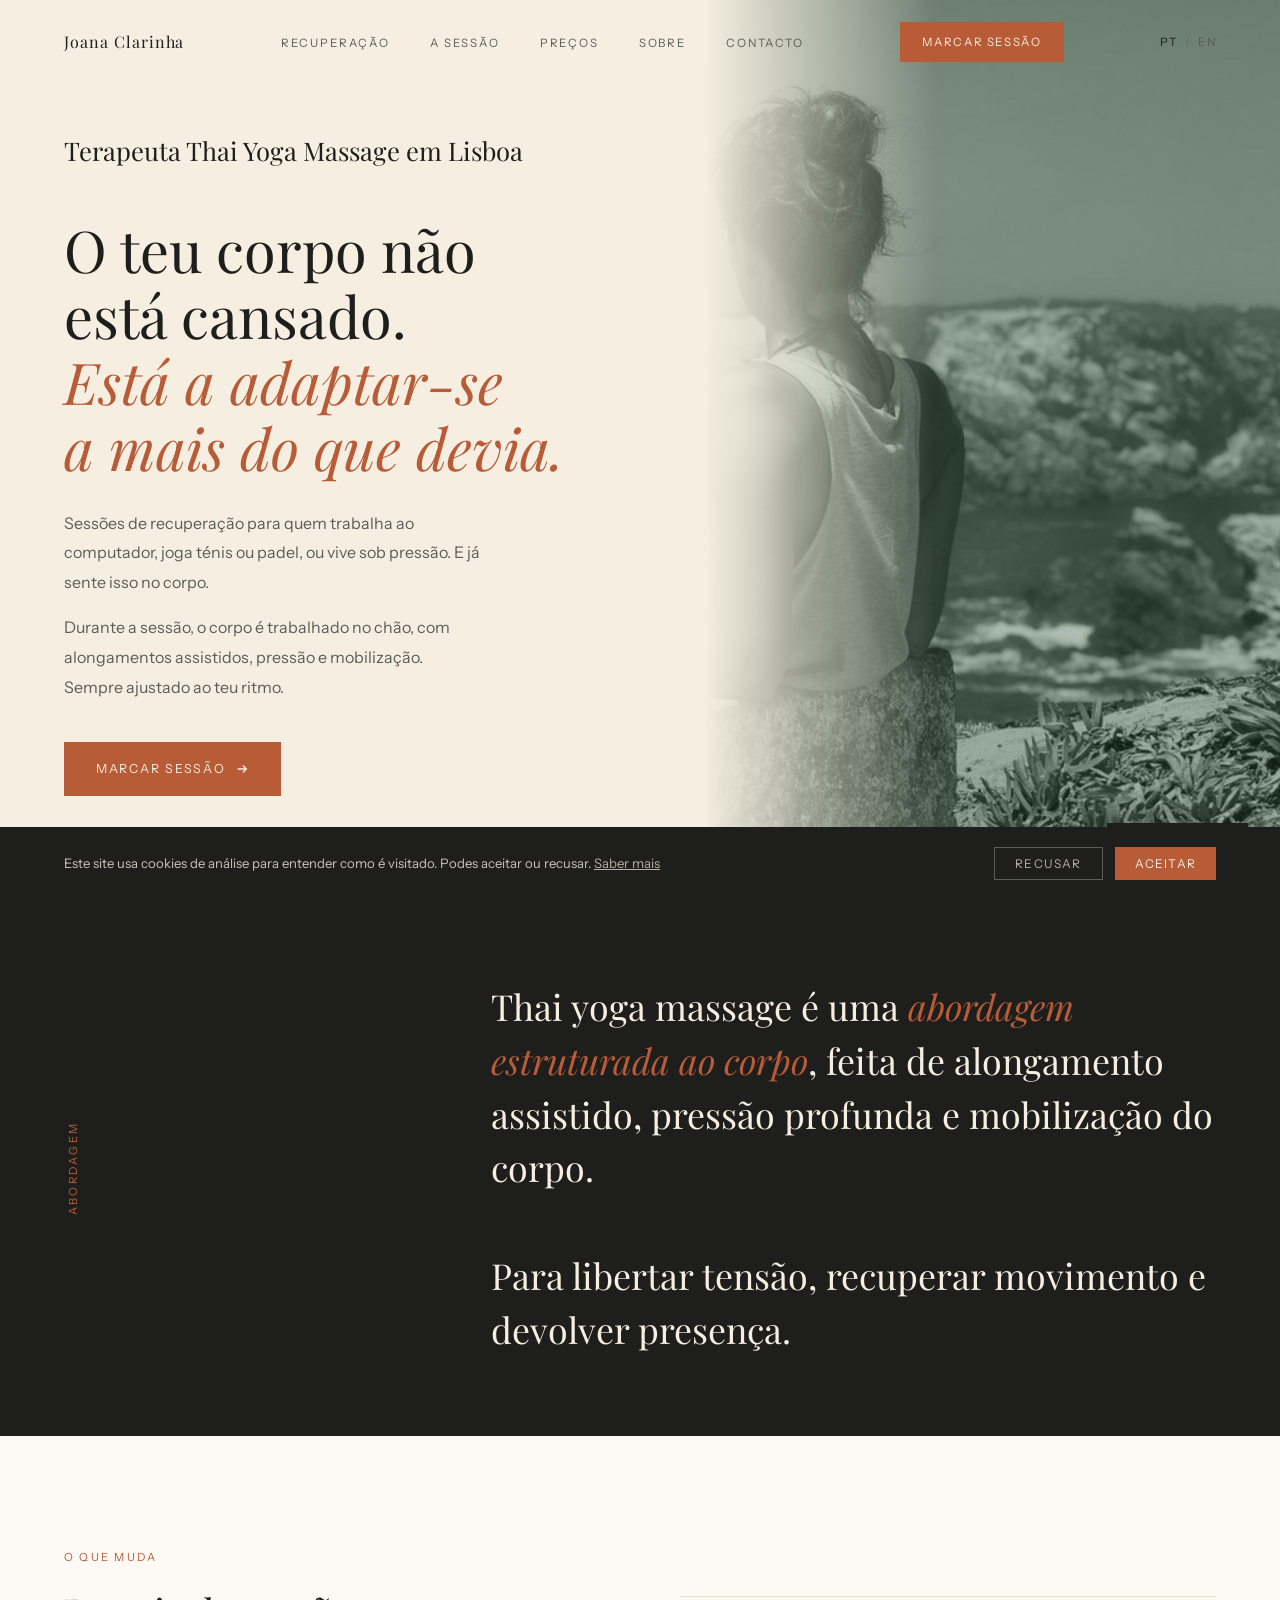
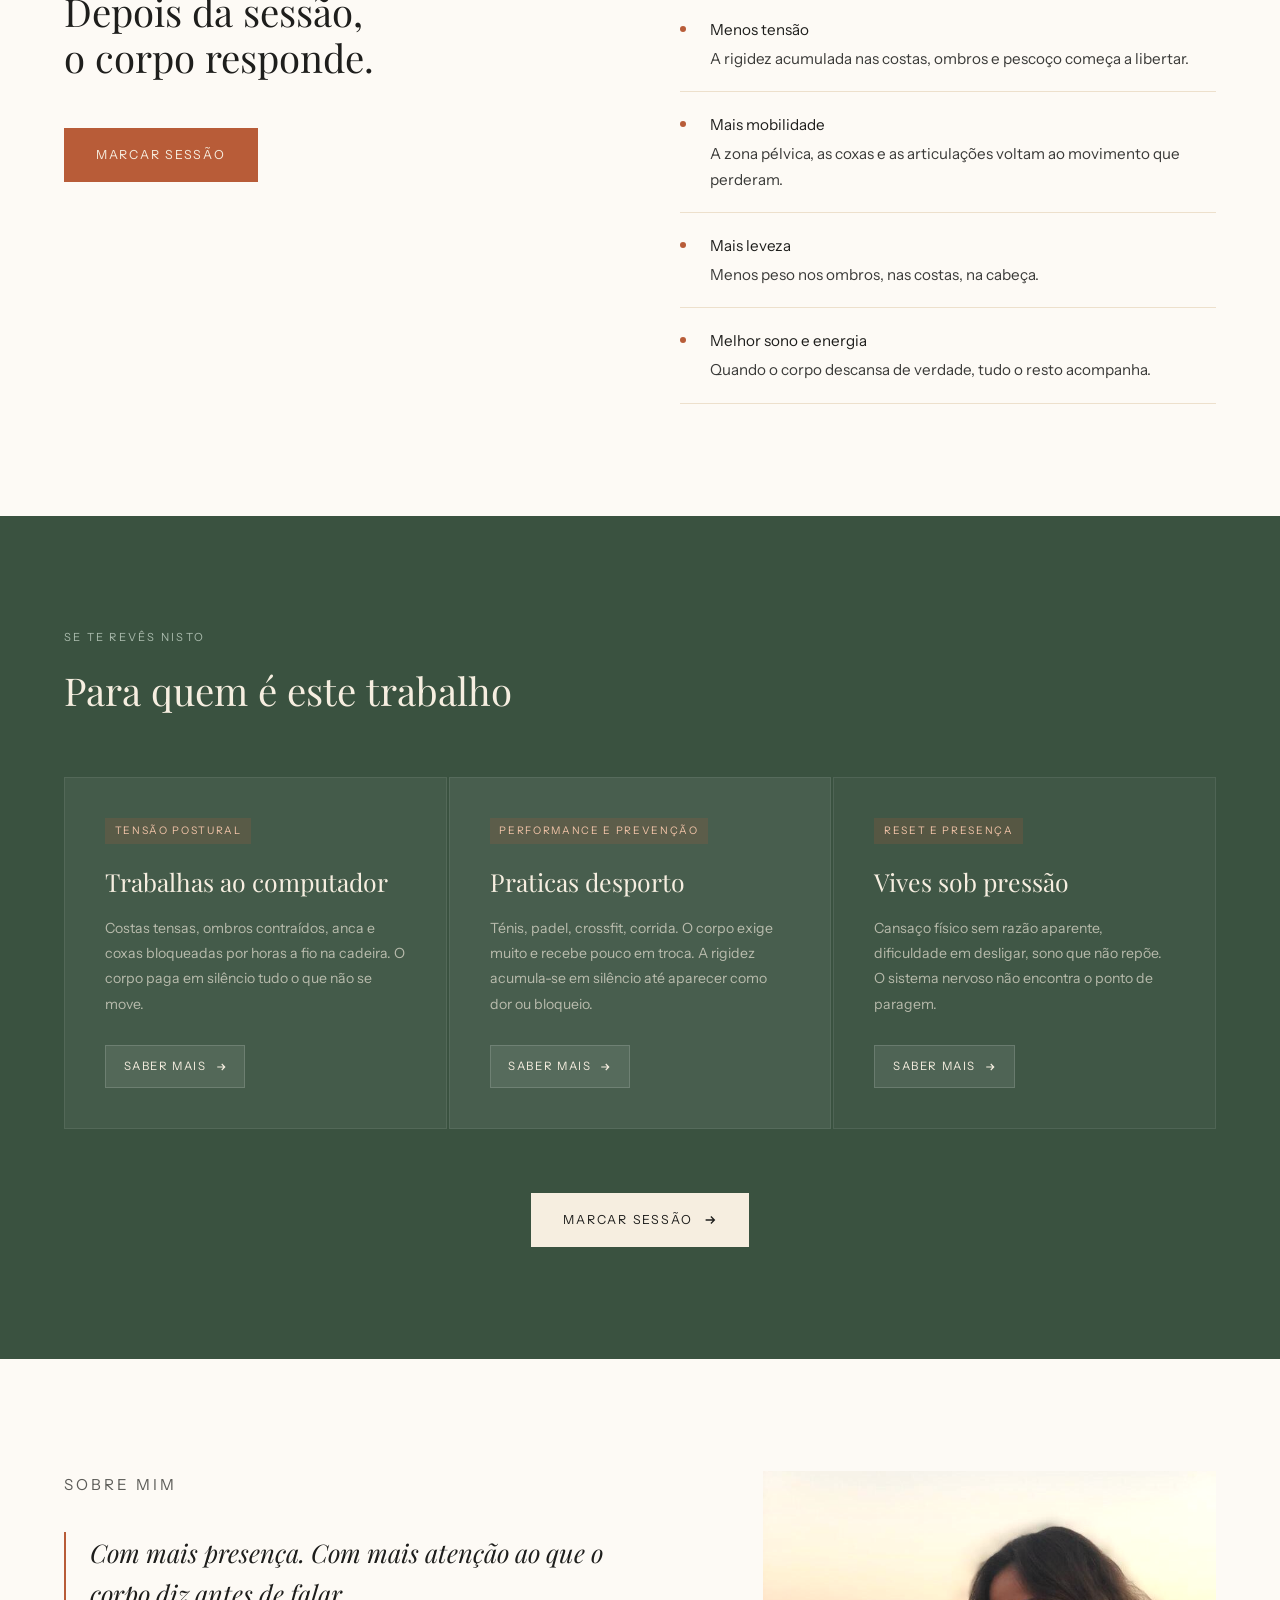
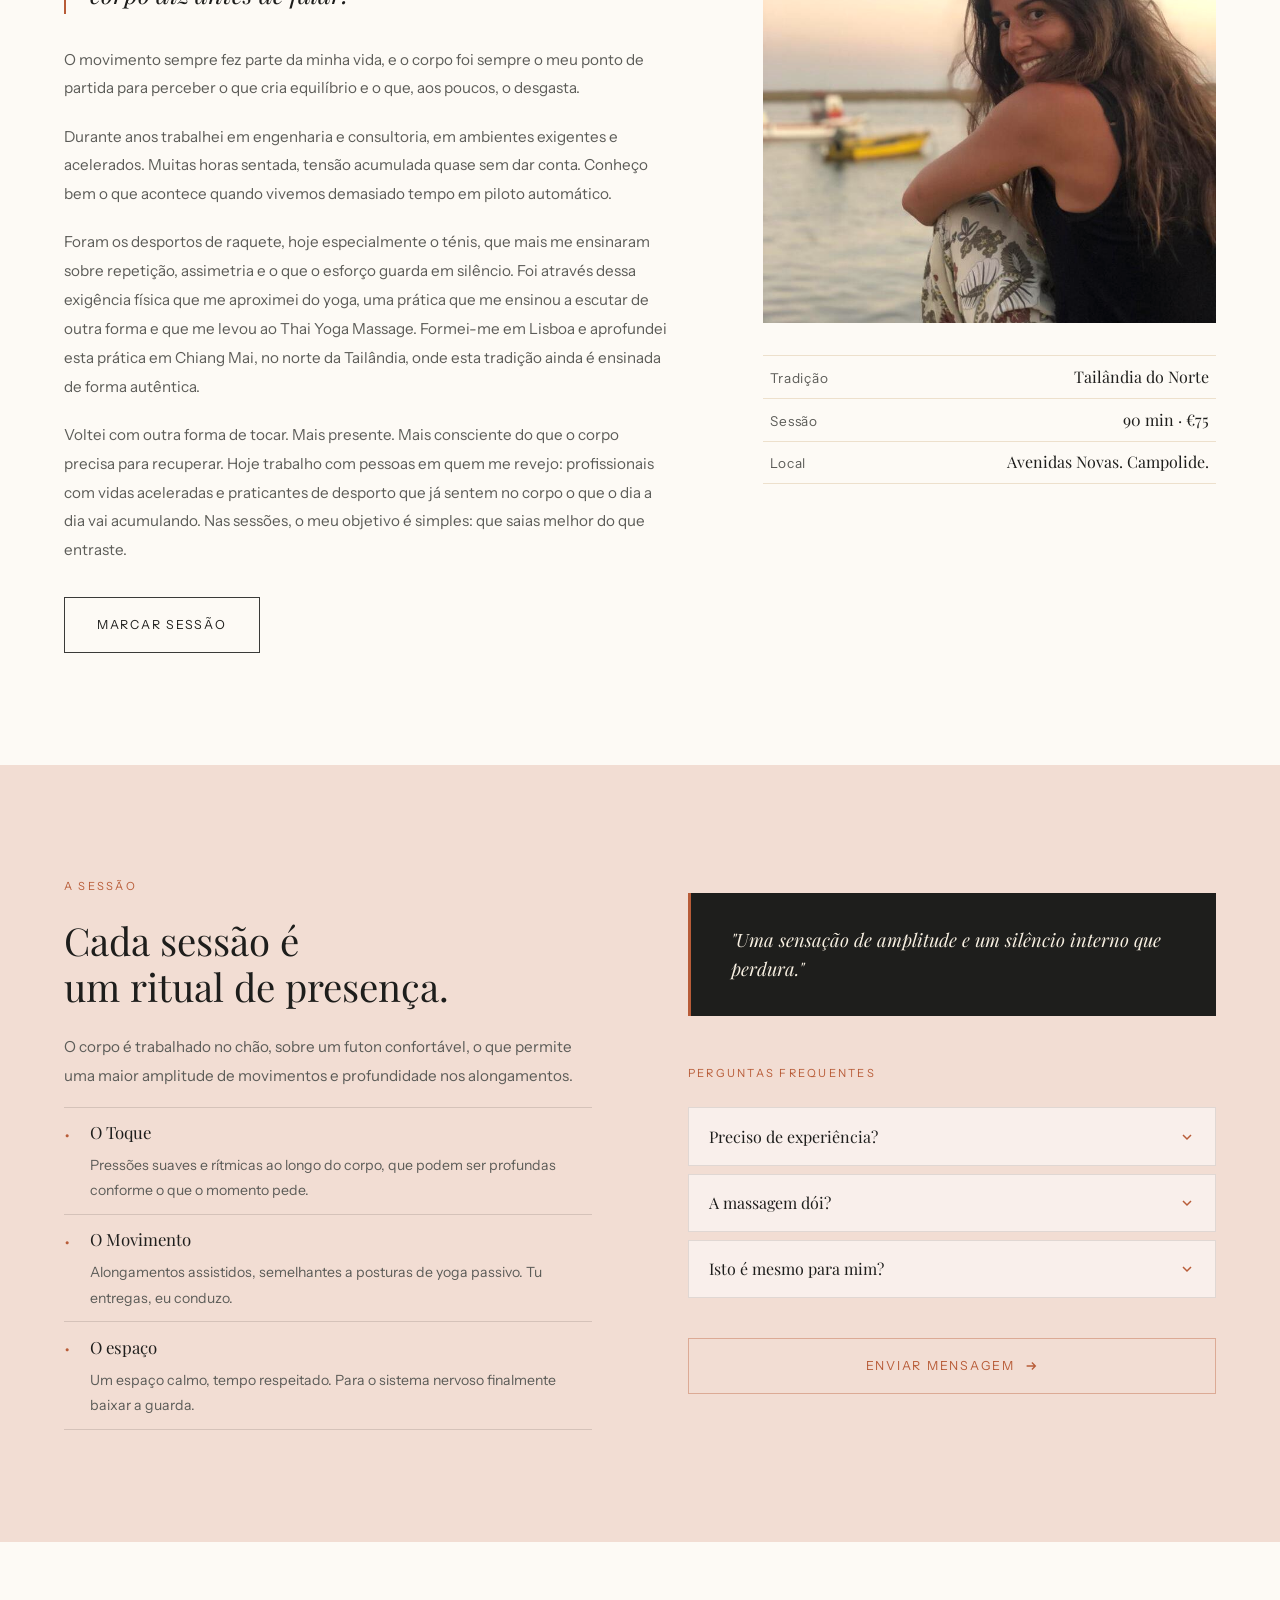
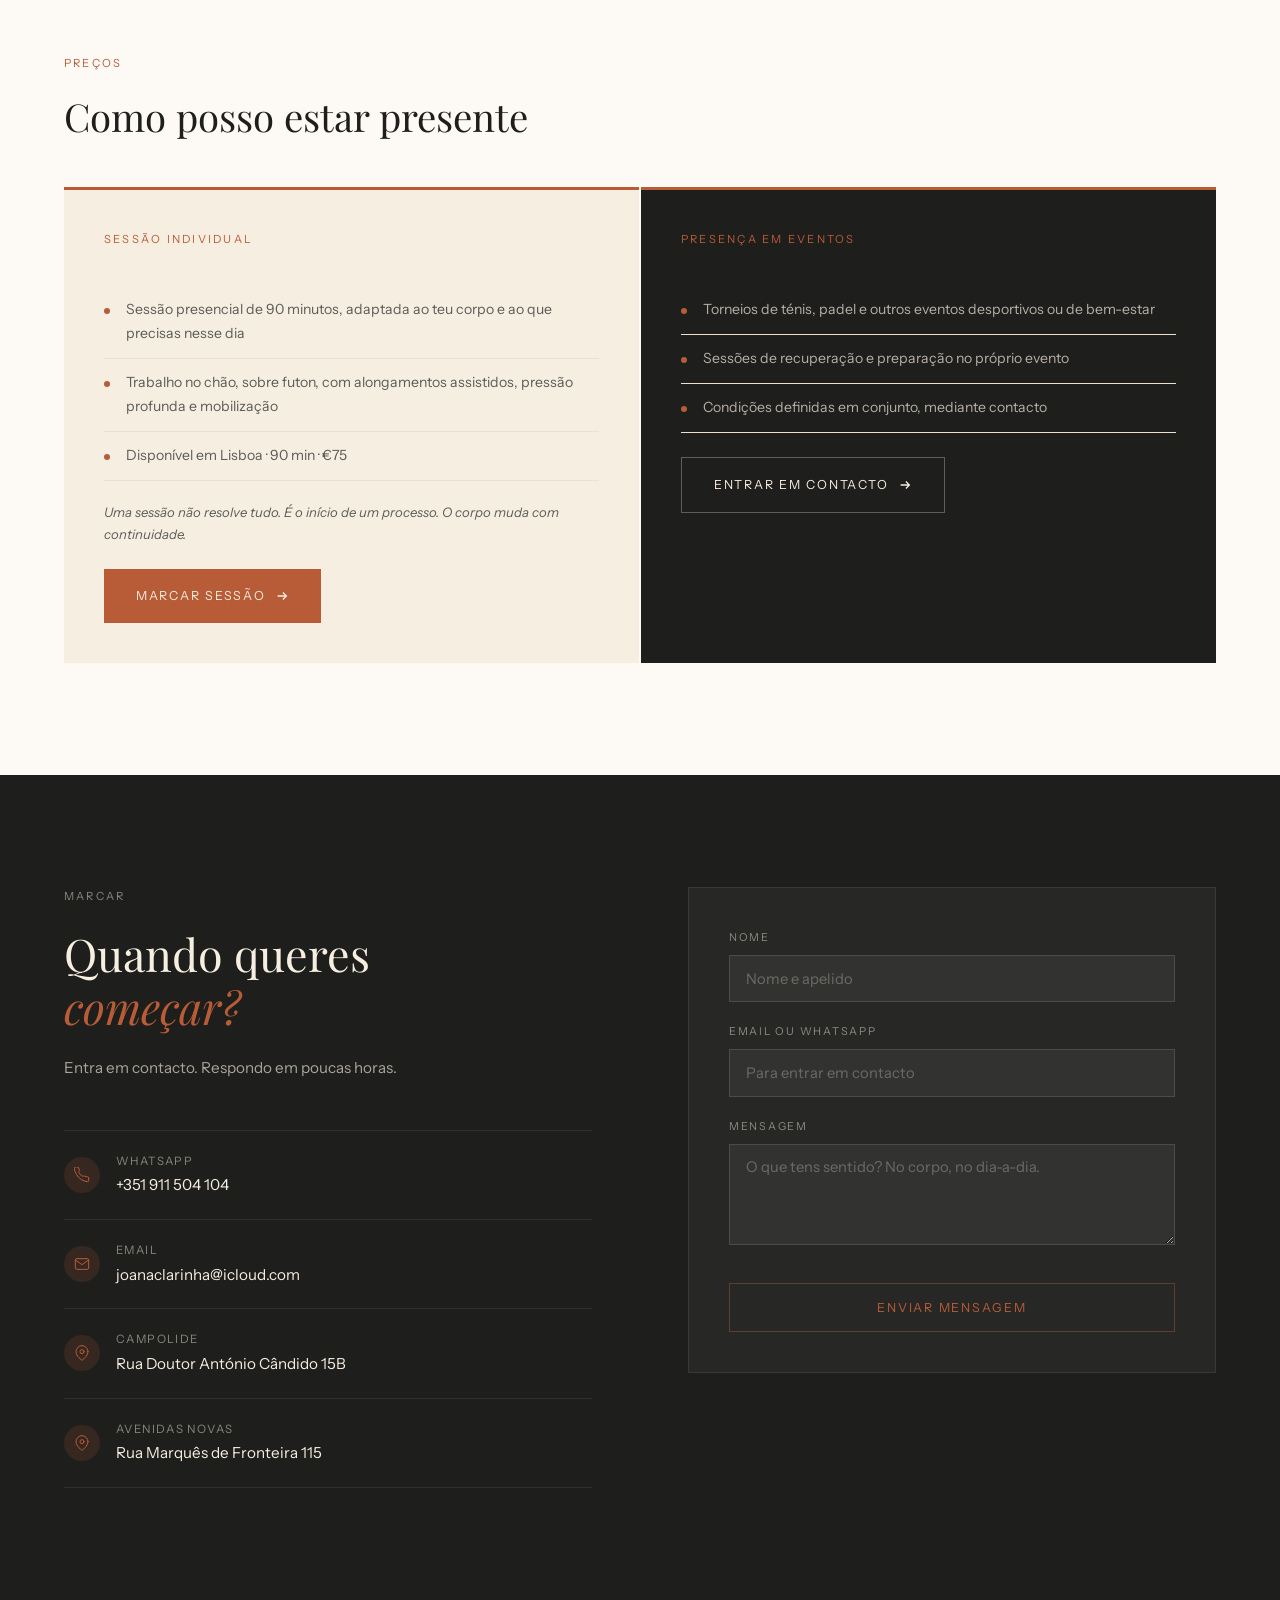
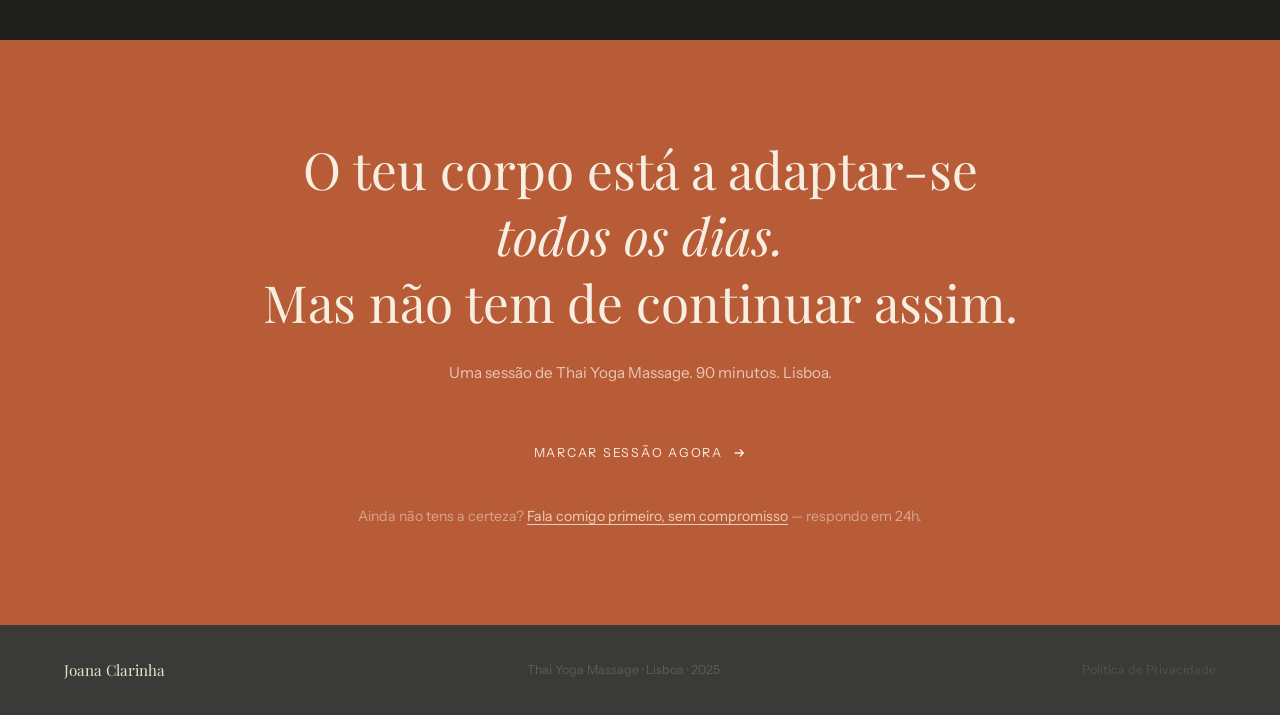
<file: index.html>
<!DOCTYPE html>
<html lang="pt">
<head>
<meta charset="UTF-8">
<meta name="viewport" content="width=device-width, initial-scale=1.0">

<!-- SEO: Title com keyword + localização -->
<title>Thai Yoga Massage Lisboa · Joana Clarinha · Recuperação e Mobilidade</title>

<!-- SEO: Meta description -->
<meta name="description" content="Thai Yoga Massage em Lisboa com Joana Clarinha. Sessões de recuperação para quem trabalha ao computador, pratica desporto ou vive sob pressão. 90 min · €75.">

<!-- SEO: Canonical URL -->
<link rel="canonical" href="https://www.joanaclarinha.com/">

<!-- SEO: Hreflang -->
<link rel="alternate" hreflang="pt" href="https://www.joanaclarinha.com/" />
<link rel="alternate" hreflang="en" href="https://www.joanaclarinha.com/index.en.html" />
<link rel="alternate" hreflang="x-default" href="https://www.joanaclarinha.com/" />

<!-- SEO: Open Graph (WhatsApp, LinkedIn, Facebook preview) -->
<meta property="og:type" content="website">
<meta property="og:title" content="Thai Yoga Massage Lisboa · Joana Clarinha">
<meta property="og:description" content="Sessões de recuperação para quem trabalha ao computador, pratica desporto ou vive sob pressão. Lisboa · 90 min · €75.">
<meta property="og:url" content="https://www.joanaclarinha.com/">
<meta property="og:locale" content="pt_PT">
<meta property="og:image" content="https://www.joanaclarinha.com/og-image.jpg">

<!-- SEO: Twitter/X card -->
<meta name="twitter:card" content="summary_large_image">
<meta name="twitter:title" content="Thai Yoga Massage Lisboa · Joana Clarinha">
<meta name="twitter:description" content="Sessões de recuperação para quem trabalha ao computador, pratica desporto ou vive sob pressão.">

<!-- SEO: JSON-LD structured data (negócio local) -->
<script type="application/ld+json">
{
  "@context": "https://schema.org",
  "@type": "LocalBusiness",
  "name": "Joana Clarinha · Thai Yoga Massage",
  "description": "Sessões de Thai Yoga Massage em Lisboa para recuperação postural, desportiva e de stress crónico.",
  "url": "https://www.joanaclarinha.com",
  "telephone": "+351911504104",
  "email": "joanaclarinha@icloud.com",
  "address": {
    "@type": "PostalAddress",
    "addressLocality": "Lisboa",
    "addressCountry": "PT"
  },
  "location": [
    {
      "@type": "Place",
      "name": "Campolide",
      "address": {
        "@type": "PostalAddress",
        "streetAddress": "Rua Doutor António Cândido 15B",
        "addressLocality": "Lisboa",
        "addressCountry": "PT"
      }
    },
    {
      "@type": "Place",
      "name": "Avenidas Novas",
      "address": {
        "@type": "PostalAddress",
        "streetAddress": "Rua Marquês de Fronteira 115",
        "addressLocality": "Lisboa",
        "addressCountry": "PT"
      }
    }
  ],
  "geo": {
    "@type": "GeoCoordinates",
    "latitude": 38.7169,
    "longitude": -9.1395
  },
  "priceRange": "€75",
  "openingHoursSpecification": {
    "@type": "OpeningHoursSpecification",
    "dayOfWeek": ["Monday","Tuesday","Wednesday","Thursday","Friday","Saturday"],
    "opens": "09:00",
    "closes": "20:00"
  },
  "sameAs": ["https://www.instagram.com/joanaclarinha.thaimassage"],
  "image": "https://www.joanaclarinha.com/og-image.jpg",
  "founder": {
    "@type": "Person",
    "name": "Joana Clarinha"
  },
  "serviceType": "Thai Yoga Massage",
  "areaServed": "Lisboa"
}
</script>

<link rel="preconnect" href="https://fonts.googleapis.com">
<link rel="preconnect" href="https://fonts.gstatic.com" crossorigin>
<link href="https://fonts.googleapis.com/css2?family=Playfair+Display:ital,wght@0,400;0,500;1,400&family=Instrument+Sans:wght@300;400&display=swap" rel="stylesheet">
<link rel="stylesheet" href="style.css">
</head>
<body>

<!-- NAV -->
<a href="#hero" style="position:absolute;left:-9999px;top:auto;width:1px;height:1px;overflow:hidden;focus-within:left:0;focus-within:width:auto;focus-within:height:auto;background:var(--terra);color:var(--cream);padding:0.5rem 1rem;z-index:9999;" onfocus="this.style.left='0';this.style.width='auto';this.style.height='auto';" onblur="this.style.left='-9999px';this.style.width='1px';this.style.height='1px';">Saltar para o conteúdo</a>
<nav id="nav">
  <a class="nav-brand" href="#">Joana Clarinha</a>
  <ul class="nav-links">
    <li><a href="#perfis">Recuperação</a></li>
    <li><a href="#ritual">A Sessão</a></li>
    <li><a href="#servicos">Preços</a></li>
    <li><a href="#sobre">Sobre</a></li>
    <li><a href="#contacto">Contacto</a></li>
  </ul>
  <a href="https://wa.me/351911504104?text=Olá%20Joana%2C%20gostava%20de%20marcar%20uma%20sessão." class="nav-cta" target="_blank" rel="noopener">Marcar sessão</a>
  <div class="lang-switch">
    <a href="/" class="lang-link active">PT</a>
    <span class="lang-sep">|</span>
    <a href="/index.en.html" class="lang-link">EN</a>
  </div>
  <button class="nav-hamburger" id="hamburger" onclick="toggleMenu()" aria-label="Abrir menu">
    <span></span><span></span><span></span>
  </button>
</nav>

<!-- MENU MOBILE -->
<div class="nav-mobile-menu" id="mobile-menu">
  <a href="#perfis" onclick="closeMenu()">Recuperação</a>
  <a href="#ritual" onclick="closeMenu()">A Sessão</a>
  <a href="#servicos" onclick="closeMenu()">Preços</a>
  <a href="#sobre" onclick="closeMenu()">Sobre</a>
  <a href="#contacto" onclick="closeMenu()">Contacto</a>
  <a href="https://wa.me/351911504104?text=Olá%20Joana%2C%20gostava%20de%20marcar%20uma%20sessão." class="nav-mobile-cta" target="_blank" rel="noopener">Marcar sessão</a>
</div>

<!-- HERO -->
<section id="hero">
  <div class="hero-text">
  <h1 class="hero-h1">
  <span style="font-size: clamp(1.6rem,2vw,1.8rem)">Terapeuta Thai Yoga Massage em Lisboa</span><br>
  O teu corpo não<br>
  está cansado.<br>
  <em>Está a adaptar-se<br>a mais do que devia.</em>
</h1>
    <p class="hero-sub">Sessões de recuperação para quem trabalha ao computador, joga ténis ou padel, ou vive sob pressão. E já sente isso no corpo.</p>
    <p class="hero-sub" style="margin-top:-1.5rem;">Durante a sessão, o corpo é trabalhado no chão, com alongamentos assistidos, pressão e mobilização. Sempre ajustado ao teu ritmo.</p>
    <a href="#contacto" class="btn">
      Marcar sessão
      <svg viewBox="0 0 16 16" fill="none" stroke="currentColor" stroke-width="1.5"><path d="M3 8h10M9 4l4 4-4 4"/></svg>
    </a>
  </div>
  <div class="hero-img">
    <img src="foto-hero.jpeg" alt="Sessão de Thai Yoga Massage em Lisboa com Joana Clarinha" />
    <div class="hero-img-overlay"></div>
  </div>
</section>

<!-- STATEMENT -->
<section id="statement">
  <span class="stmt-label">Abordagem</span>
  <p class="stmt-text">
    Thai yoga massage é uma <strong>abordagem estruturada ao corpo</strong>, feita de alongamento assistido, pressão profunda e mobilização do corpo.<br>
    <br>
    Para libertar tensão, recuperar movimento e devolver presença.<br>
  </p>
</section>

<!-- O QUE MUDA -->
<section id="o-que-muda">
  <div class="reveal">
    <p class="section-tag">O que muda</p>
    <h2 class="section-h2">Depois da sessão,<br>o corpo responde.</h2>
    <div class="muda-cta">
      <a href="#contacto" class="btn">Marcar sessão</a>
    </div>
  </div>
  <div class="muda-right reveal d1">
    <div class="outcomes">
      <div class="outcome-row">
        <div class="outcome-dot"></div>
        <div class="outcome-text"><strong>Menos tensão</strong>A rigidez acumulada nas costas, ombros e pescoço começa a libertar.</div>
      </div>
      <div class="outcome-row">
        <div class="outcome-dot"></div>
        <div class="outcome-text"><strong>Mais mobilidade</strong>A zona pélvica, as coxas e as articulações voltam ao movimento que perderam.</div>
      </div>
      <div class="outcome-row">
        <div class="outcome-dot"></div>
        <div class="outcome-text"><strong>Mais leveza</strong>Menos peso nos ombros, nas costas, na cabeça.</div>
      </div>
      <div class="outcome-row">
        <div class="outcome-dot"></div>
        <div class="outcome-text"><strong>Melhor sono e energia</strong>Quando o corpo descansa de verdade, tudo o resto acompanha.</div>
      </div>
    </div>
  </div>
</section>

<!-- PERFIS -->
<section id="perfis">
  <p class="section-tag reveal">Se te revês nisto</p>
  <h2 class="section-h2 reveal">Para quem é este trabalho</h2>
  <div class="perfis-grid">
    <div class="perfil-card reveal">
      <span class="perfil-tag">Tensão postural</span>
      <h3 class="perfil-titulo">Trabalhas ao computador</h3>
      <p class="perfil-desc">Costas tensas, ombros contraídos, anca e coxas bloqueadas por horas a fio na cadeira. O corpo paga em silêncio tudo o que não se move.</p>
      <a href="lp-tensao-costas.html" class="perfil-link">
        Saber mais
        <svg viewBox="0 0 16 16" fill="none" stroke="currentColor" stroke-width="1.5"><path d="M3 8h10M9 4l4 4-4 4"/></svg>
      </a>
    </div>
    <div class="perfil-card reveal d1">
      <span class="perfil-tag">Performance e prevenção</span>
      <h3 class="perfil-titulo">Praticas desporto</h3>
      <p class="perfil-desc">Ténis, padel, crossfit, corrida. O corpo exige muito e recebe pouco em troca. A rigidez acumula-se em silêncio até aparecer como dor ou bloqueio.</p>
      <a href="lp-recuperacao-desportiva.html" class="perfil-link">
        Saber mais
        <svg viewBox="0 0 16 16" fill="none" stroke="currentColor" stroke-width="1.5"><path d="M3 8h10M9 4l4 4-4 4"/></svg>
      </a>
    </div>
    <div class="perfil-card reveal d2">
      <span class="perfil-tag">Reset e presença</span>
      <h3 class="perfil-titulo">Vives sob pressão</h3>
      <p class="perfil-desc">Cansaço físico sem razão aparente, dificuldade em desligar, sono que não repõe. O sistema nervoso não encontra o ponto de paragem.</p>
      <a href="lp-stress-reset.html" class="perfil-link">
        Saber mais
        <svg viewBox="0 0 16 16" fill="none" stroke="currentColor" stroke-width="1.5"><path d="M3 8h10M9 4l4 4-4 4"/></svg>
      </a>
    </div>
  </div>
  <div class="perfis-cta">
    <a href="#contacto" class="btn btn-cream">
      Marcar sessão
      <svg viewBox="0 0 16 16" fill="none" stroke="currentColor" stroke-width="1.5"><path d="M3 8h10M9 4l4 4-4 4"/></svg>
    </a>
  </div>
</section>

<!-- SOBRE -->
<section id="sobre">
  <div class="sobre-body">
    <p class="section-tag reveal">Sobre mim</p>
    <blockquote class="sobre-quote reveal">
      Com mais presença. Com mais atenção ao que o corpo diz antes de falar.
    </blockquote>
    <div class="reveal">
      <p>O movimento sempre fez parte da minha vida, e o corpo foi sempre o meu ponto de partida para perceber o que cria equilíbrio e o que, aos poucos, o desgasta.<br>
      <p>Durante anos trabalhei em engenharia e consultoria, em ambientes exigentes e acelerados. Muitas horas sentada, tensão acumulada quase sem dar conta. Conheço bem o que acontece quando vivemos demasiado tempo em piloto automático.</p>
      <p>Foram os desportos de raquete, hoje especialmente o ténis, que mais me ensinaram sobre repetição, assimetria e o que o esforço guarda em silêncio. Foi através dessa exigência física que me aproximei do yoga, uma prática que me ensinou a escutar de outra forma e que me levou ao Thai Yoga Massage. Formei-me em Lisboa e aprofundei esta prática em Chiang Mai, no norte da Tailândia, onde esta tradição ainda é ensinada de forma autêntica.</p>
      <p>Voltei com outra forma de tocar. Mais presente. Mais consciente do que o corpo precisa para recuperar. Hoje trabalho com pessoas em quem me revejo: profissionais com vidas aceleradas e praticantes de desporto que já sentem no corpo o que o dia a dia vai acumulando. Nas sessões, o meu objetivo é simples: que saias melhor do que entraste.</p>
    </div>
    <div class="reveal" style="margin-top:2rem;">
      <a href="#contacto" class="btn btn-outline">Marcar sessão</a>
    </div>
  </div>
  <div class="sobre-right reveal d1">
    <img class="sobre-img" src="sobremim.jpeg" alt="Joana Clarinha, terapeuta de Thai Yoga Massage em Lisboa" />
    <div class="sobre-facts">
      <div class="sobre-fact">
        <span class="sobre-fact-key">Tradição</span>
        <span class="sobre-fact-val">Tailândia do Norte</span>
      </div>
      <div class="sobre-fact">
        <span class="sobre-fact-key">Sessão</span>
        <span class="sobre-fact-val">90 min · €75</span>
      </div>
      <div class="sobre-fact">
        <span class="sobre-fact-key">Local</span>
        <span class="sobre-fact-val">Avenidas Novas. Campolide.</span>
      </div>
    </div>
  </div>
</section>

<!-- RITUAL -->
<section id="ritual">
  <div class="ritual-left reveal">
    <p class="section-tag">A Sessão</p>
    <h2 class="section-h2">Cada sessão é<br>um ritual de presença.</h2>
    <p class="section-body">O corpo é trabalhado no chão, sobre um futon confortável, o que permite uma maior amplitude de movimentos e profundidade nos alongamentos.</p>
    <div class="ritual-steps">
      <div class="ritual-step reveal">
        <div class="ritual-step-n">·</div>
        <div>
          <h4 class="ritual-step-h">O Toque</h4>
          <p class="ritual-step-p">Pressões suaves e rítmicas ao longo do corpo, que podem ser profundas conforme o que o momento pede.</p>
        </div>
      </div>
      <div class="ritual-step reveal d1">
        <div class="ritual-step-n">·</div>
        <div>
          <h4 class="ritual-step-h">O Movimento</h4>
          <p class="ritual-step-p">Alongamentos assistidos, semelhantes a posturas de yoga passivo. Tu entregas, eu conduzo.</p>
        </div>
      </div>
      <div class="ritual-step reveal d2">
        <div class="ritual-step-n">·</div>
        <div>
          <h4 class="ritual-step-h">O espaço</h4>
          <p class="ritual-step-p">Um espaço calmo, tempo respeitado. Para o sistema nervoso finalmente baixar a guarda.</p>
        </div>
      </div>
    </div>
  </div>
  <div class="ritual-right reveal d1">
    <div class="ritual-quote">
      <p>"Uma sensação de amplitude e um silêncio interno que perdura."</p>
    </div>
    <div class="ritual-faqs">
      <p class="section-tag" style="margin-bottom:1.5rem;">Perguntas frequentes</p>
      <div class="faq-item reveal">
        <button class="faq-q" onclick="toggleFaq(this)" aria-expanded="false" aria-controls="faq-a-1">
          <span>Preciso de experiência?</span>
          <svg viewBox="0 0 16 16" fill="none" stroke="currentColor" stroke-width="1.5" aria-hidden="true"><path d="M4 6l4 4 4-4"/></svg>
        </button>
        <div class="faq-a" id="faq-a-1" role="region">Não. Se valorizas o toque consciente e precisas de recuperar espaço para respirar, é para ti.</div>
      </div>
      <div class="faq-item reveal d1">
        <button class="faq-q" onclick="toggleFaq(this)" aria-expanded="false" aria-controls="faq-a-2">
          <span>A massagem dói?</span>
          <svg viewBox="0 0 16 16" fill="none" stroke="currentColor" stroke-width="1.5" aria-hidden="true"><path d="M4 6l4 4 4-4"/></svg>
        </button>
        <div class="faq-a" id="faq-a-2" role="region">Pode haver momentos de boa dor, aquela sensação de libertação de um nó. Nunca deve ser desconfortável. O diálogo é constante.</div>
      </div>
      <div class="faq-item reveal d2">
        <button class="faq-q" onclick="toggleFaq(this)" aria-expanded="false" aria-controls="faq-a-3">
          <span>Isto é mesmo para mim?</span>
          <svg viewBox="0 0 16 16" fill="none" stroke="currentColor" stroke-width="1.5" aria-hidden="true"><path d="M4 6l4 4 4-4"/></svg>
        </button>
        <div class="faq-a" id="faq-a-3" role="region">Se sentes tensão no corpo, passas muitas horas sentado, praticas desporto, ou simplesmente queres abrandar e dormir melhor, sim.</div>
      </div>
    </div>
    <div class="como-cta reveal" style="margin-top:2rem;">
      <a href="#contacto" class="btn btn-terra-outline">
        Enviar mensagem
        <svg viewBox="0 0 16 16" fill="none" stroke="currentColor" stroke-width="1.5"><path d="M3 8h10M9 4l4 4-4 4"/></svg>
      </a>
    </div>
  </div>
</section>

<!-- SERVIÇOS -->
<section id="servicos" style="background:var(--off);padding:7rem 5vw;">
  <p class="section-tag reveal">Preços</p>
  <h2 class="section-h2 reveal">Como posso estar presente</h2>
  <div class="servicos-duo reveal" id="servicos-placeholder" style="margin-top:3rem;">
      <div class="servico-duo servico-duo-primary">
        <p class="section-tag">Sessão individual</p>
        <ul class="ritual-incluido-lista">
          <li>Sessão presencial de 90 minutos, adaptada ao teu corpo e ao que precisas nesse dia</li>
          <li>Trabalho no chão, sobre futon, com alongamentos assistidos, pressão profunda e mobilização</li>
          <li>Disponível em Lisboa · 90 min · €75</li>
        </ul>
        <p class="ritual-incluido-nota">Uma sessão não resolve tudo. É o início de um processo. O corpo muda com continuidade.</p>
        <a href="#contacto" class="btn" style="margin-top:1.5rem;">
          Marcar sessão
          <svg viewBox="0 0 16 16" fill="none" stroke="currentColor" stroke-width="1.5"><path d="M3 8h10M9 4l4 4-4 4"/></svg>
        </a>
      </div>
      <div class="servico-duo servico-duo-secondary">
        <p class="section-tag" style="color:var(--terra)">Presença em eventos</p>
        <ul class="ritual-incluido-lista" style="color:rgba(246,238,224,0.7)">
          <li>Torneios de ténis, padel e outros eventos desportivos ou de bem-estar</li>
          <li>Sessões de recuperação e preparação no próprio evento</li>
          <li>Condições definidas em conjunto, mediante contacto</li>
        </ul>
        <a href="#contacto" class="btn" style="margin-top:1.5rem;background:transparent;border:1px solid rgba(246,238,224,0.3);color:var(--cream);">
          Entrar em contacto
          <svg viewBox="0 0 16 16" fill="none" stroke="currentColor" stroke-width="1.5"><path d="M3 8h10M9 4l4 4-4 4"/></svg>
        </a>
      </div>
  </div>
</section>

<!-- CONTACTO -->
<section id="contacto">
  <div>
    <p class="section-tag reveal">Marcar</p>
    <h2 class="contacto-h2 reveal">Quando queres<br><em>começar?</em></h2>
    <p class="contacto-sub reveal">Entra em contacto. Respondo em poucas horas.</p>
    <div class="contacto-canais reveal">
      <div class="canal">
        <div class="canal-icon">
          <svg viewBox="0 0 24 24"><path d="M22 16.92v3a2 2 0 01-2.18 2 19.79 19.79 0 01-8.63-3.07A19.5 19.5 0 013.07 9.8 19.79 19.79 0 01.13 1.18 2 2 0 012.11.02h3a2 2 0 012 1.72c.127.96.361 1.903.7 2.81a2 2 0 01-.45 2.11L6.91 7.91a16 16 0 006.09 6.09l1.27-.45a2 2 0 012.11.45c.907.339 1.85.573 2.81.7A2 2 0 0122 16.92z" stroke-linecap="round" stroke-linejoin="round"/></svg>
        </div>
        <div>
          <div class="canal-label">WhatsApp</div>
          <div class="canal-val">+351 911 504 104</div>
        </div>
      </div>
      <div class="canal">
        <div class="canal-icon">
          <svg viewBox="0 0 24 24"><path d="M4 4h16c1.1 0 2 .9 2 2v12c0 1.1-.9 2-2 2H4c-1.1 0-2-.9-2-2V6c0-1.1.9-2 2-2z" stroke-linecap="round" stroke-linejoin="round"/><polyline points="22,6 12,13 2,6" stroke-linecap="round" stroke-linejoin="round"/></svg>
        </div>
        <div>
          <div class="canal-label">Email</div>
          <div class="canal-val">joanaclarinha@icloud.com</div>
        </div>
      </div>
      <div class="canal">
        <div class="canal-icon">
          <svg viewBox="0 0 24 24"><path d="M21 10c0 7-9 13-9 13S3 17 3 10a9 9 0 0118 0z" stroke-linecap="round" stroke-linejoin="round"/><circle cx="12" cy="10" r="3" stroke-linecap="round" stroke-linejoin="round"/></svg>
        </div>
        <div>
          <div class="canal-label">Campolide</div>
          <div class="canal-val">Rua Doutor António Cândido 15B</div>
        </div>
      </div>
      <div class="canal">
        <div class="canal-icon">
          <svg viewBox="0 0 24 24"><path d="M21 10c0 7-9 13-9 13S3 17 3 10a9 9 0 0118 0z" stroke-linecap="round" stroke-linejoin="round"/><circle cx="12" cy="10" r="3" stroke-linecap="round" stroke-linejoin="round"/></svg>
        </div>
        <div>
          <div class="canal-label">Avenidas Novas</div>
          <div class="canal-val">Rua Marquês de Fronteira 115</div>
        </div>
      </div>
    </div>
  </div>
  <div class="form-wrap reveal d1">
    <form action="https://formspree.io/f/mjgjeqbq" method="POST">
      <div class="form-row">
        <label>Nome</label>
        <input type="text" name="nome" placeholder="Nome e apelido" required>
      </div>
      <div class="form-row">
        <label>Email ou WhatsApp</label>
        <input type="text" name="contacto" placeholder="Para entrar em contacto" required>
      </div>
      <div class="form-row">
        <label>Mensagem</label>
        <textarea rows="4" name="mensagem" placeholder="O que tens sentido? No corpo, no dia-a-dia."></textarea>
      </div>
      <button type="submit" class="btn btn-terra-outline">Enviar mensagem</button>
    </form>
  </div>
</section>

<!-- CLOSING CTA -->
<section id="closing">
  <h2 class="closing-h2 reveal">O teu corpo está a adaptar-se<br><em>todos os dias.</em><br>Mas não tem de continuar assim.</h2>
  <p class="closing-sub reveal">Uma sessão de Thai Yoga Massage. 90 minutos. Lisboa.</p>
  <a href="#contacto" class="btn btn-white reveal">
    Marcar sessão agora
    <svg viewBox="0 0 16 16" fill="none" stroke="currentColor" stroke-width="1.5"><path d="M3 8h10M9 4l4 4-4 4"/></svg>
  </a>
  <p class="closing-hesitation reveal">Ainda não tens a certeza? <a href="https://wa.me/351911504104?text=Olá%20Joana%2C%20gostava%20de%20falar%20primeiro." class="closing-hesitation-link">Fala comigo primeiro, sem compromisso</a> — respondo em 24h.</p>
</section>

<!-- FOOTER -->
<footer>
  <span class="footer-brand">Joana Clarinha</span>
  <span>Thai Yoga Massage · Lisboa · 2025</span>
  <a href="/politica-privacidade.html" style="color:var(--cinza3);font-size:0.78rem;text-decoration:none;opacity:0.7;">Política de Privacidade</a>
</footer>

<!-- COOKIE BANNER -->
<div id="cookie-banner" style="display:none;position:fixed;bottom:0;left:0;right:0;z-index:9999;background:var(--cinza);color:var(--cream);padding:1.25rem 5vw;display:flex;align-items:center;justify-content:space-between;gap:1.5rem;flex-wrap:wrap;font-size:0.82rem;line-height:1.6;">
  <p style="margin:0;color:rgba(246,238,224,0.8);max-width:600px;">Este site usa cookies de análise para entender como é visitado. Podes aceitar ou recusar. <a href="/politica-privacidade.html" style="color:var(--cream);opacity:0.7;text-decoration:underline;">Saber mais</a></p>
  <div style="display:flex;gap:0.75rem;flex-shrink:0;">
    <button id="cookie-reject" style="background:transparent;border:1px solid rgba(246,238,224,0.3);color:rgba(246,238,224,0.7);padding:0.5rem 1.25rem;font-family:var(--sans);font-size:0.75rem;letter-spacing:0.1em;text-transform:uppercase;cursor:pointer;">Recusar</button>
    <button id="cookie-accept" style="background:var(--terra);border:none;color:var(--cream);padding:0.5rem 1.25rem;font-family:var(--sans);font-size:0.75rem;letter-spacing:0.1em;text-transform:uppercase;cursor:pointer;">Aceitar</button>
  </div>
</div>

<script>
  // Hamburger menu
  function toggleMenu() {
    const menu = document.getElementById('mobile-menu');
    const btn = document.getElementById('hamburger');
    menu.classList.toggle('open');
    btn.classList.toggle('open');
    document.body.style.overflow = menu.classList.contains('open') ? 'hidden' : '';
  }
  function closeMenu() {
    document.getElementById('mobile-menu').classList.remove('open');
    document.getElementById('hamburger').classList.remove('open');
    document.body.style.overflow = '';
  }

  // Nav
  const nav = document.getElementById('nav');
  window.addEventListener('scroll', () => {
    nav.classList.toggle('stuck', window.scrollY > 50);
  }, {passive:true});

  // Reveal
  const revEls = document.querySelectorAll('.reveal');
  const ro = new IntersectionObserver(entries => {
    entries.forEach(e => { if(e.isIntersecting){ e.target.classList.add('on'); ro.unobserve(e.target); } });
  }, {threshold: 0.12});
  revEls.forEach(el => ro.observe(el));

  // FAQ toggle
  function toggleFaq(btn) {
    const answer = btn.nextElementSibling;
    const isOpen = answer.classList.contains('open');
    document.querySelectorAll('.faq-a.open').forEach(a => {
      a.classList.remove('open');
      a.previousElementSibling.classList.remove('open');
      a.previousElementSibling.setAttribute('aria-expanded', 'false');
    });
    if (!isOpen) {
      answer.classList.add('open');
      btn.classList.add('open');
      btn.setAttribute('aria-expanded', 'true');
    }
  }
  function submitForm(e) {
    e.preventDefault();
    const btn = e.target.querySelector('button[type="submit"]');
    btn.textContent = 'Mensagem enviada ✓';
    btn.style.color = '#5A9A5C';
    btn.style.borderColor = '#5A9A5C';
    setTimeout(() => { btn.textContent = 'Enviar mensagem'; btn.style.color=''; btn.style.borderColor=''; }, 3000);
  }
</script>
<!-- WHATSAPP FLUTUANTE -->
<a href="https://wa.me/351911504104?text=Olá%20Joana%2C%20gostava%20de%20falar%20primeiro." class="wa-float" target="_blank" rel="noopener" aria-label="Contactar Joana Clarinha no WhatsApp">
  <svg viewBox="0 0 24 24" fill="none" stroke="currentColor" stroke-width="1.5" stroke-linecap="round" stroke-linejoin="round">
    <path d="M21 11.5a8.38 8.38 0 01-.9 3.8 8.5 8.5 0 01-7.6 4.7 8.38 8.38 0 01-3.8-.9L3 21l1.9-5.7a8.38 8.38 0 01-.9-3.8 8.5 8.5 0 014.7-7.6 8.38 8.38 0 013.8-.9h.5a8.48 8.48 0 018 8v.5z"/>
  </svg>
  <div class="wa-float-label">
    <span class="wa-float-main">Fala comigo</span>
  </div>
</a>


<script>
  // Google Analytics com consentimento
  function loadGA() {
    var s = document.createElement('script');
    s.async = true;
    s.src = 'https://www.googletagmanager.com/gtag/js?id=G-JRHJ9DXWGT';
    document.head.appendChild(s);
    window.dataLayer = window.dataLayer || [];
    function gtag(){dataLayer.push(arguments);}
    window.gtag = gtag;
    gtag('js', new Date());
    gtag('config', 'G-JRHJ9DXWGT');
  }

  var consent = localStorage.getItem('jc-cookie-consent');
  var banner = document.getElementById('cookie-banner');

  if (consent === 'accepted') {
    loadGA();
    if (banner) banner.style.display = 'none';
  } else if (consent === 'rejected') {
    if (banner) banner.style.display = 'none';
  } else {
    if (banner) banner.style.display = 'flex';
  }

  document.getElementById('cookie-accept').addEventListener('click', function() {
    localStorage.setItem('jc-cookie-consent', 'accepted');
    loadGA();
    banner.style.display = 'none';
  });

  document.getElementById('cookie-reject').addEventListener('click', function() {
    localStorage.setItem('jc-cookie-consent', 'rejected');
    banner.style.display = 'none';
  });
</script>
</body>
</html>
</file>
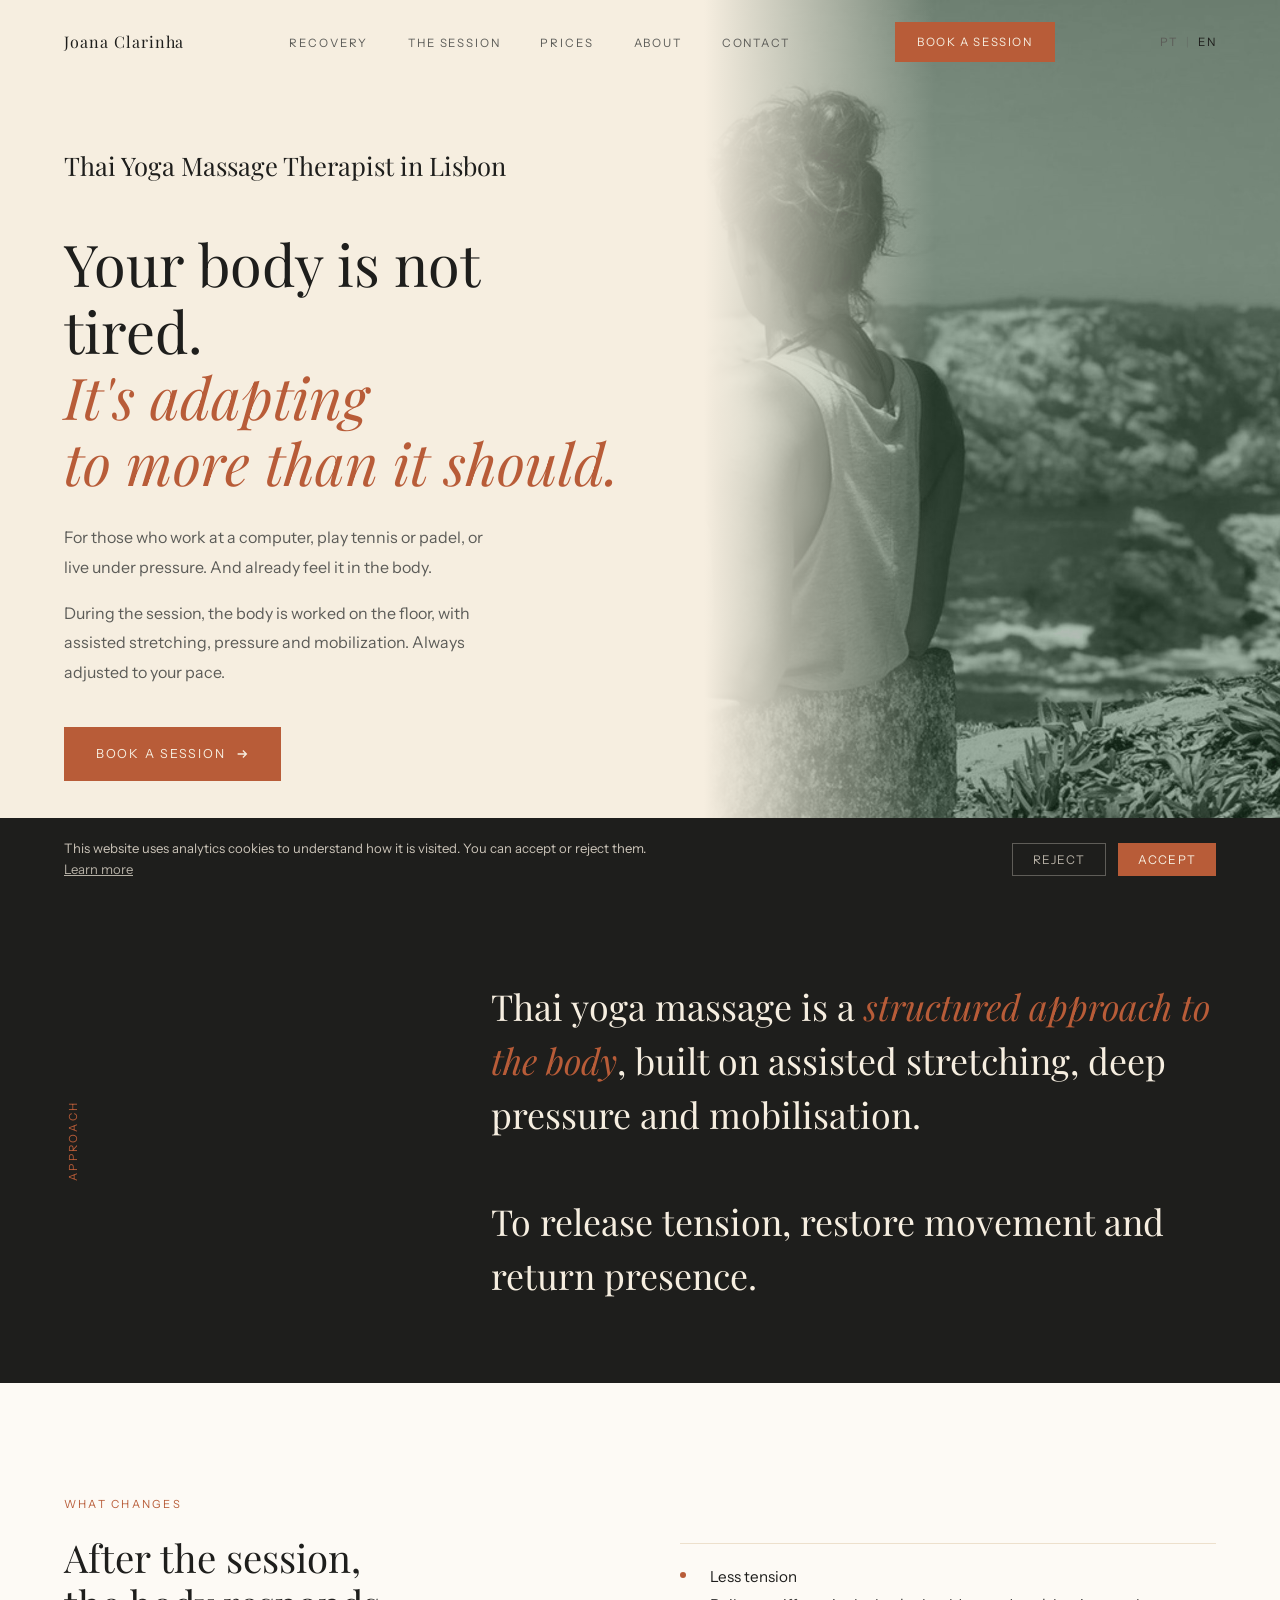
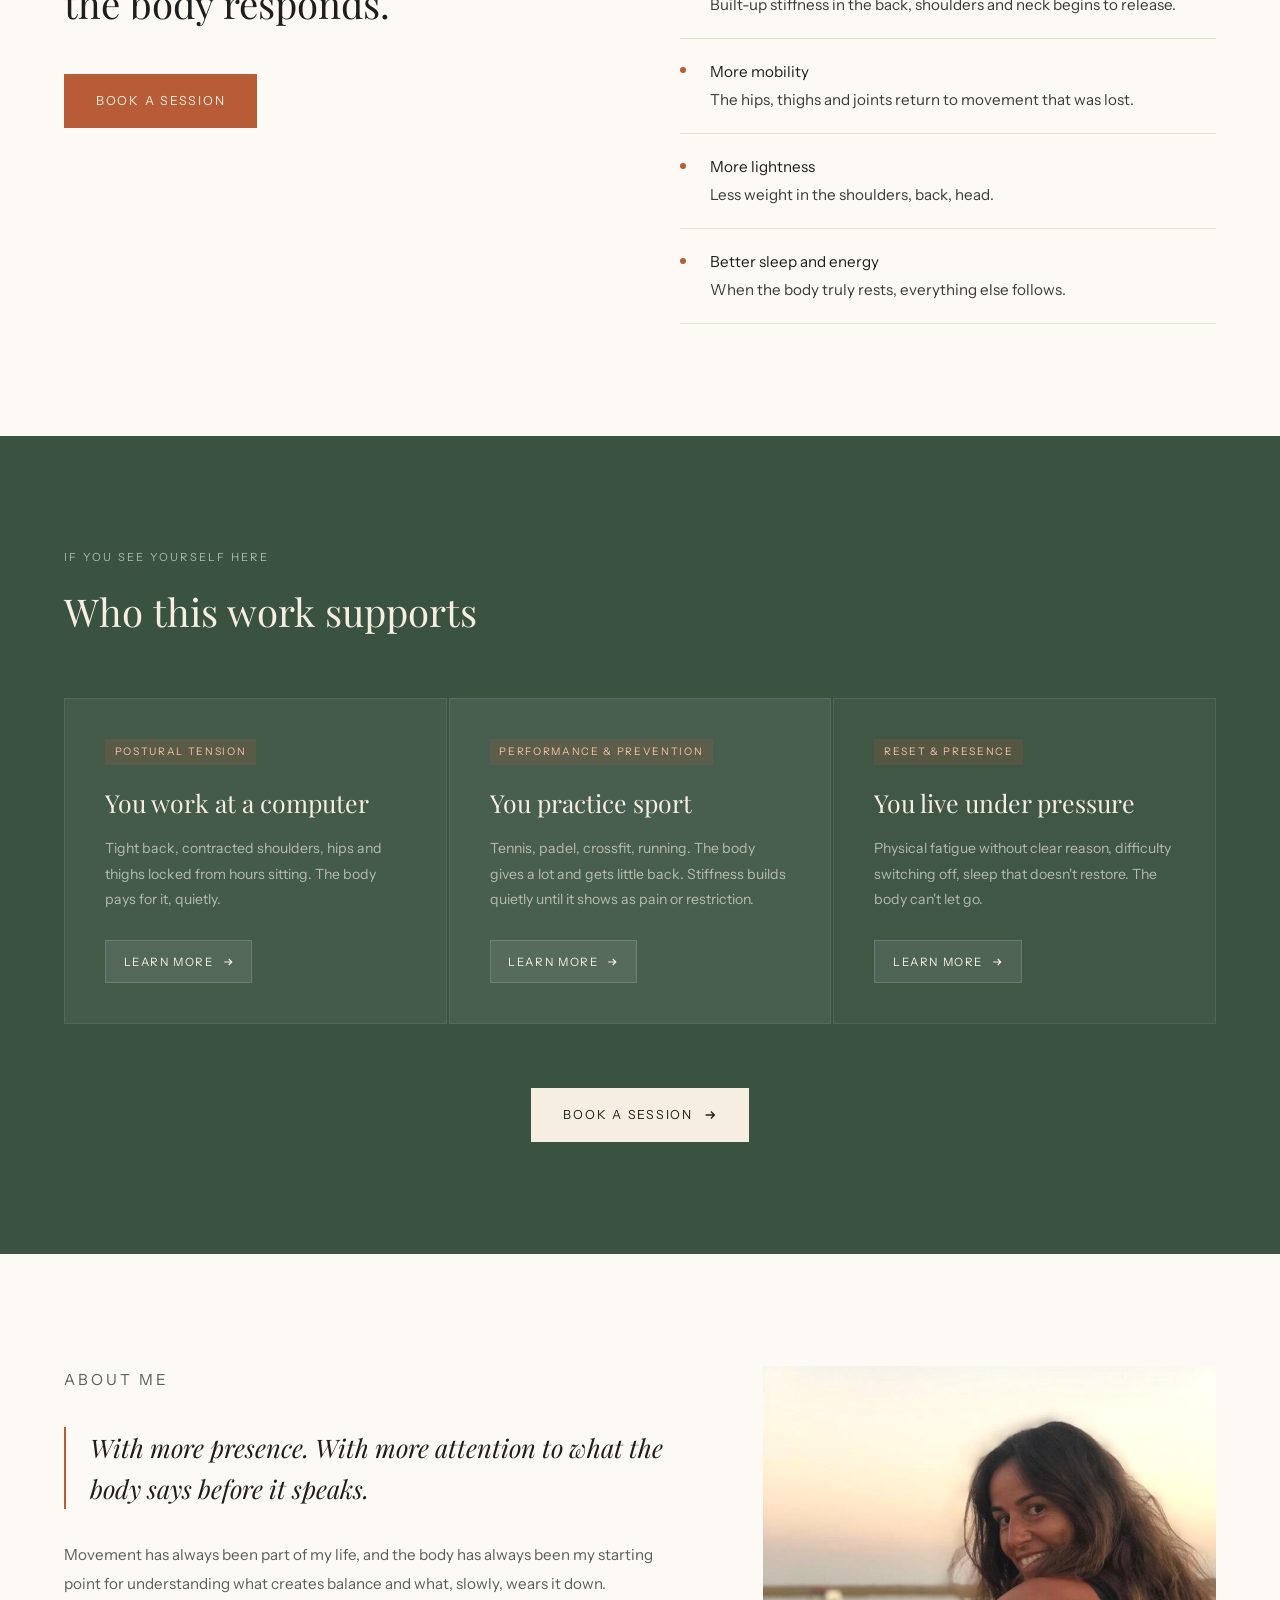
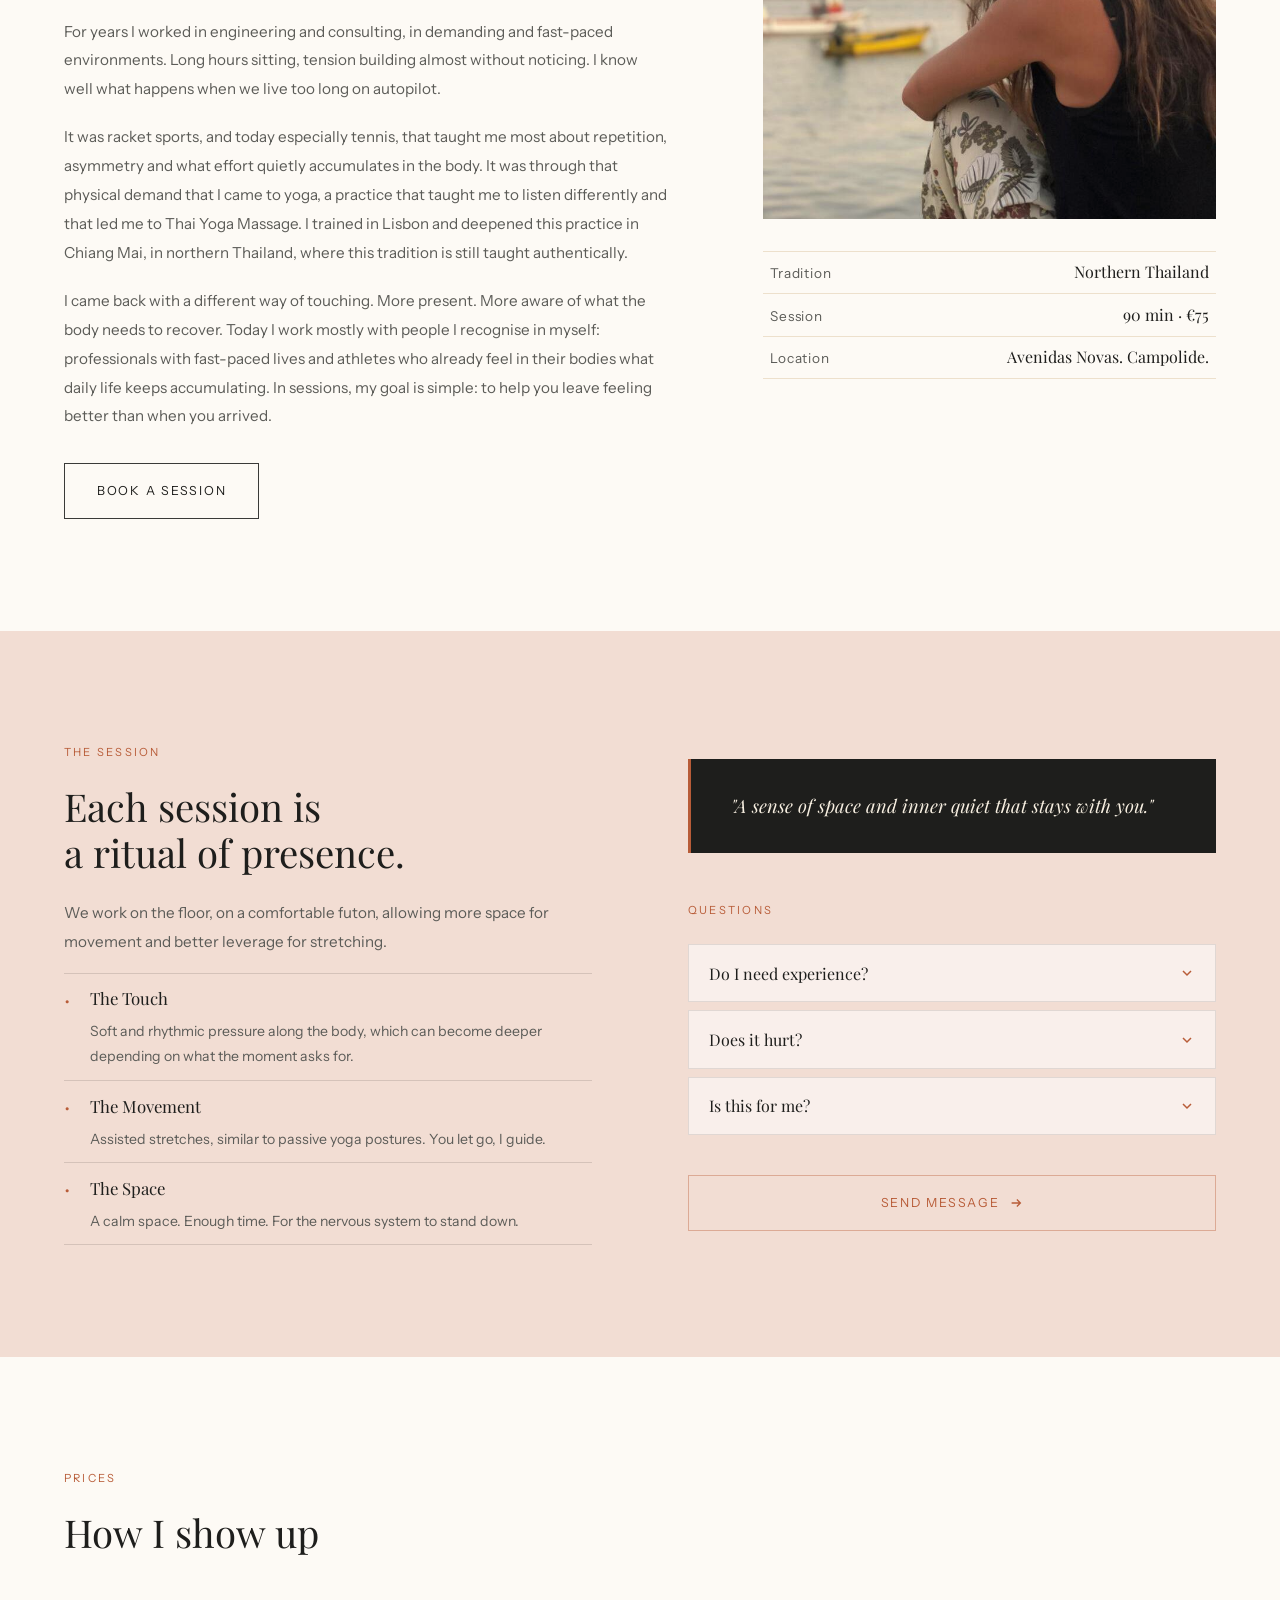
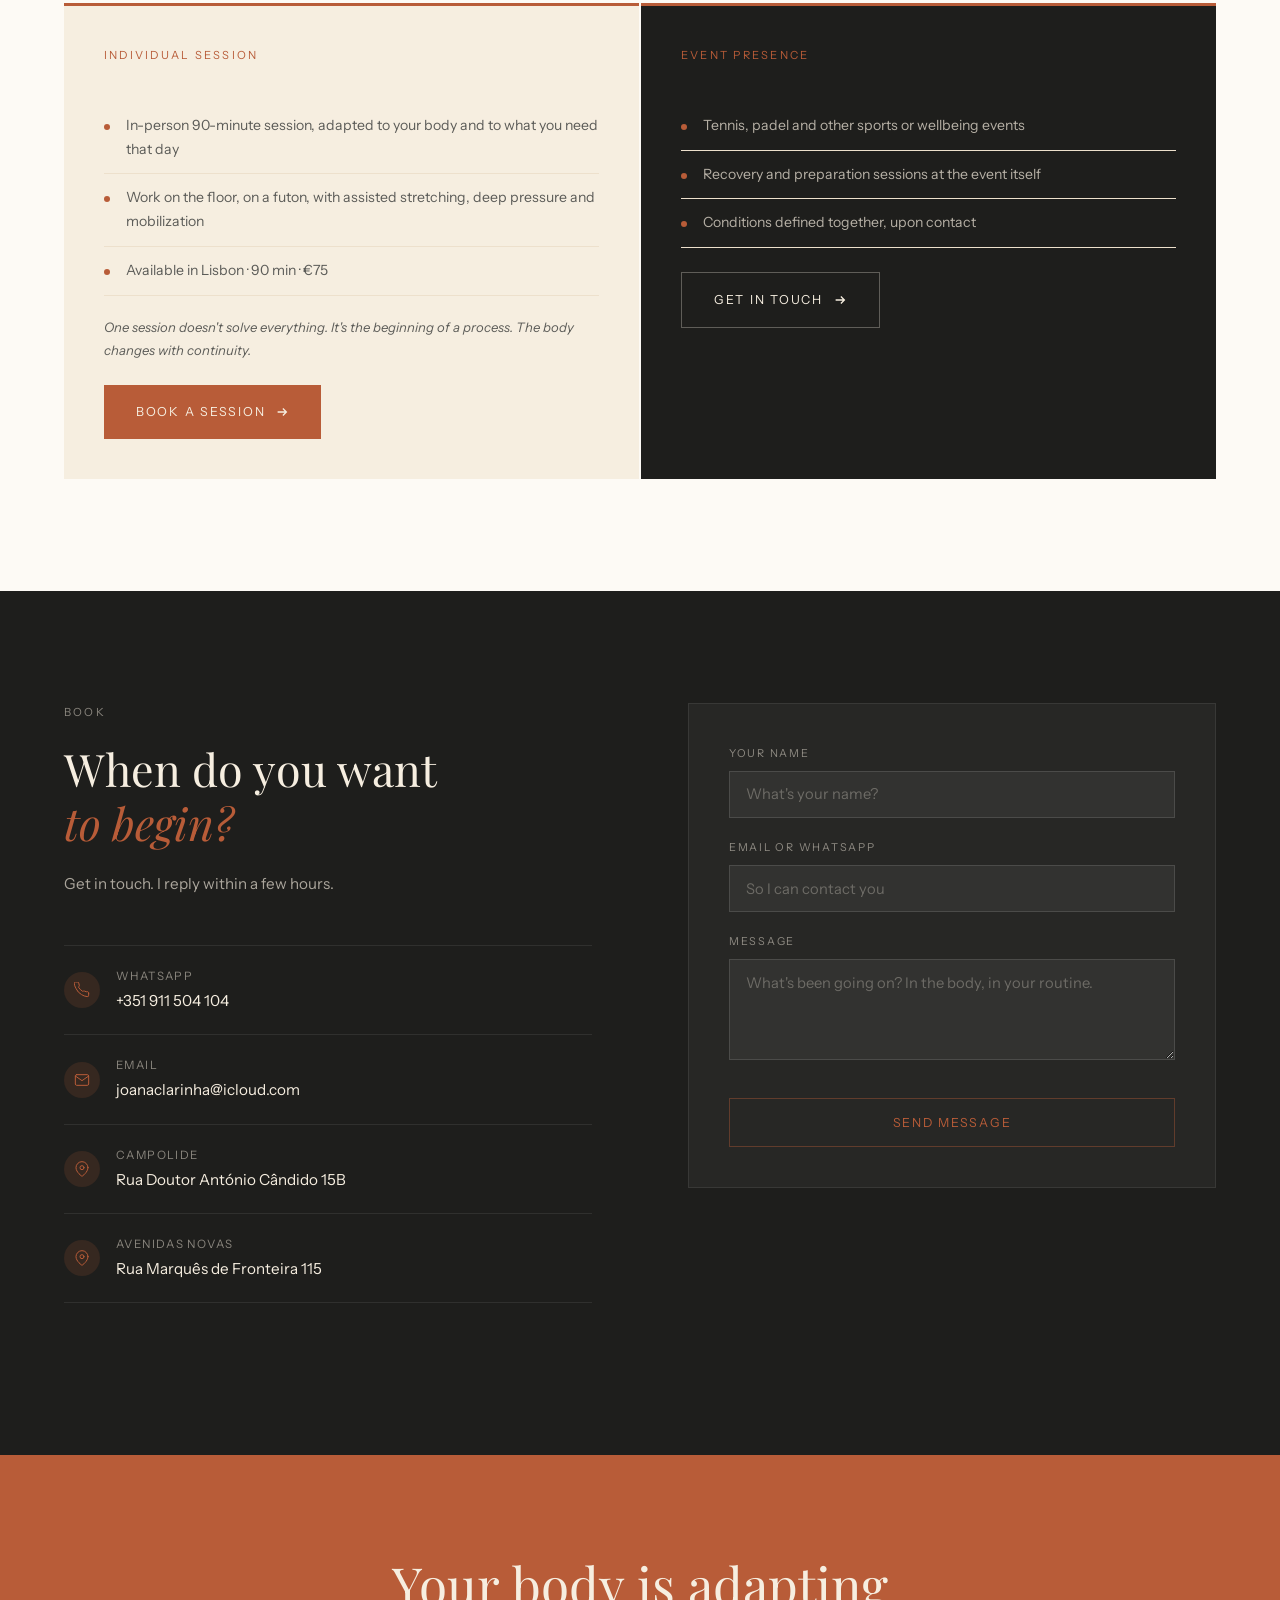
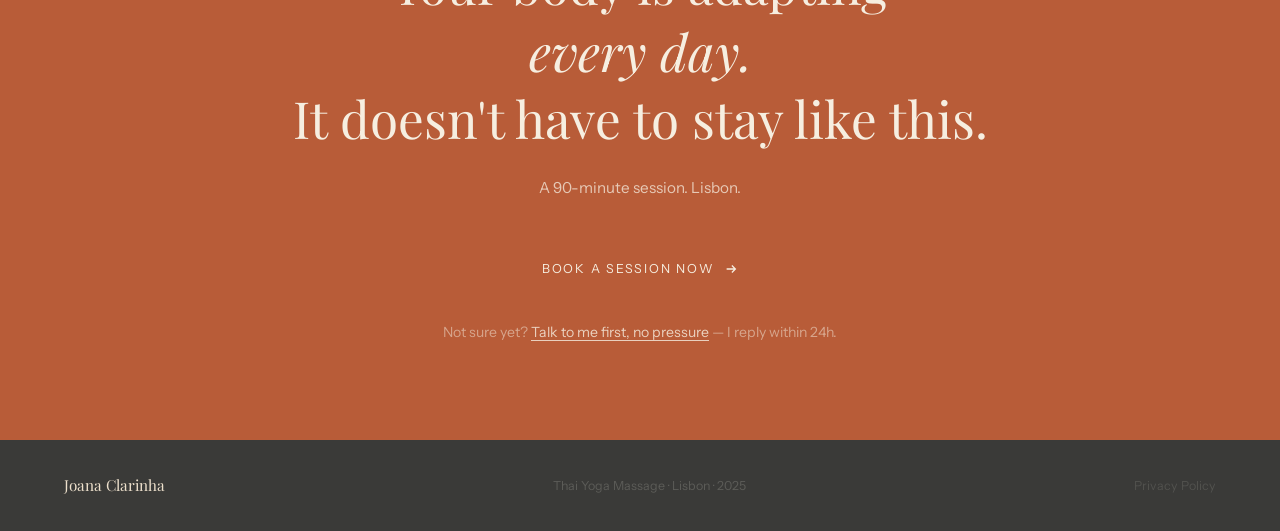
<file: index.en.html>
<!DOCTYPE html>
<html lang="en">
<head>
<meta charset="UTF-8">
<meta name="viewport" content="width=device-width, initial-scale=1.0">

<!-- SEO: Title com keyword + localização -->
<title>Thai Yoga Massage Lisbon · Joana Clarinha · Recovery & Movement</title>

<!-- SEO: Meta description -->
<meta name="description" content="Thai Yoga Massage in Lisbon with Joana Clarinha. For those who work at a computer, practice sports or live under pressure. 90 min · €75.">

<!-- SEO: Canonical URL -->
<link rel="canonical" href="https://www.joanaclarinha.com/index.en.html">

<!-- SEO: Hreflang -->
<link rel="alternate" hreflang="pt" href="https://www.joanaclarinha.com/" />
<link rel="alternate" hreflang="en" href="https://www.joanaclarinha.com/index.en.html" />
<link rel="alternate" hreflang="x-default" href="https://www.joanaclarinha.com/" />

<!-- SEO: Open Graph (WhatsApp, LinkedIn, Facebook preview) -->
<meta property="og:type" content="website">
<meta property="og:title" content="Thai Yoga Massage Lisbon · Joana Clarinha">
<meta property="og:description" content="Recovery sessions for those who work at a computer, practice sports or live under pressure. Lisbon · 90 min · €75.">
<meta property="og:url" content="https://www.joanaclarinha.com/">
<meta property="og:locale" content="en_GB">
<meta property="og:image" content="https://www.joanaclarinha.com/og-image.jpg">

<!-- SEO: Twitter/X card -->
<meta name="twitter:card" content="summary_large_image">
<meta name="twitter:title" content="Thai Yoga Massage Lisbon · Joana Clarinha">
<meta name="twitter:description" content="Recovery sessions for those who work at a computer, practice sports or live under pressure.">

<!-- SEO: JSON-LD structured data (negócio local) -->
<script type="application/ld+json">
{
  "@context": "https://schema.org",
  "@type": "LocalBusiness",
  "name": "Joana Clarinha · Thai Yoga Massage",
  "description": "Thai Yoga Massage sessions in Lisbon for postural recovery, sports recovery and chronic stress.",
  "url": "https://www.joanaclarinha.com",
  "telephone": "+351911504104",
  "email": "joanaclarinha@icloud.com",
  "address": {
    "@type": "PostalAddress",
    "addressLocality": "Lisboa",
    "addressCountry": "PT"
  },
  "location": [
    {
      "@type": "Place",
      "name": "Campolide",
      "address": {
        "@type": "PostalAddress",
        "streetAddress": "Rua Doutor António Cândido 15B",
        "addressLocality": "Lisboa",
        "addressCountry": "PT"
      }
    },
    {
      "@type": "Place",
      "name": "Avenidas Novas",
      "address": {
        "@type": "PostalAddress",
        "streetAddress": "Rua Marquês de Fronteira 115",
        "addressLocality": "Lisboa",
        "addressCountry": "PT"
      }
    }
  ],
  "geo": {
    "@type": "GeoCoordinates",
    "latitude": 38.7169,
    "longitude": -9.1395
  },
  "priceRange": "€75",
  "openingHoursSpecification": {
    "@type": "OpeningHoursSpecification",
    "dayOfWeek": ["Monday","Tuesday","Wednesday","Thursday","Friday","Saturday"],
    "opens": "09:00",
    "closes": "20:00"
  },
  "sameAs": ["https://www.instagram.com/joanaclarinha.thaimassage"],
  "image": "https://www.joanaclarinha.com/og-image.jpg",
  "founder": {
    "@type": "Person",
    "name": "Joana Clarinha"
  },
  "serviceType": "Thai Yoga Massage",
  "areaServed": "Lisboa"
}
</script>

<link rel="preconnect" href="https://fonts.googleapis.com">
<link rel="preconnect" href="https://fonts.gstatic.com" crossorigin>
<link href="https://fonts.googleapis.com/css2?family=Playfair+Display:ital,wght@0,400;0,500;1,400&family=Instrument+Sans:wght@300;400&display=swap" rel="stylesheet">
<link rel="stylesheet" href="style.css">
</head>
<body>

<!-- NAV -->
<a href="#hero" style="position:absolute;left:-9999px;top:auto;width:1px;height:1px;overflow:hidden;focus-within:left:0;focus-within:width:auto;focus-within:height:auto;background:var(--terra);color:var(--cream);padding:0.5rem 1rem;z-index:9999;" onfocus="this.style.left='0';this.style.width='auto';this.style.height='auto';" onblur="this.style.left='-9999px';this.style.width='1px';this.style.height='1px';">Skip to content</a>
<nav id="nav">
  <a class="nav-brand" href="#">Joana Clarinha</a>
  <ul class="nav-links">
    <li><a href="#perfis">Recovery</a></li>
    <li><a href="#ritual">The Session</a></li>
    <li><a href="#servicos">Prices</a></li>
    <li><a href="#sobre">About</a></li>
    <li><a href="#contacto">Contact</a></li>
  </ul>
  <a href="https://wa.me/351911504104?text=Hi%20Joana%2C%20I%20would%20like%20to%20book%20a%20session." class="nav-cta" target="_blank" rel="noopener">Book a session</a>
  <div class="lang-switch">
    <a href="/" class="lang-link">PT</a>
    <span class="lang-sep">|</span>
    <a href="/index.en.html" class="lang-link active">EN</a>
  </div>
  <button class="nav-hamburger" id="hamburger" onclick="toggleMenu()" aria-label="Open menu">
    <span></span><span></span><span></span>
  </button>
</nav>

<!-- MENU MOBILE -->
<div class="nav-mobile-menu" id="mobile-menu">
  <a href="#perfis" onclick="closeMenu()">Recovery</a>
  <a href="#ritual" onclick="closeMenu()">The Session</a>
  <a href="#servicos" onclick="closeMenu()">Prices</a>
  <a href="#sobre" onclick="closeMenu()">About</a>
  <a href="#contacto" onclick="closeMenu()">Contact</a>
  <a href="https://wa.me/351911504104?text=Hi%20Joana%2C%20I%20would%20like%20to%20book%20a%20session." class="nav-mobile-cta" target="_blank" rel="noopener">Book a session</a>
</div>

<!-- HERO -->
<section id="hero">
  <div class="hero-text">
  <h1 class="hero-h1">
  <span style="font-size: clamp(1.6rem,2vw,1.8rem)">Thai Yoga Massage Therapist in Lisbon</span><br>
  Your body is not<br>
  tired.<br>
  <em>It's adapting<br>to more than it should.</em>
</h1>
    <p class="hero-sub">For those who work at a computer, play tennis or padel, or live under pressure. And already feel it in the body.</p>
    <p class="hero-sub" style="margin-top:-1.5rem;">During the session, the body is worked on the floor, with assisted stretching, pressure and mobilization. Always adjusted to your pace.</p>
    <a href="#contacto" class="btn">
      Book a session
      <svg viewBox="0 0 16 16" fill="none" stroke="currentColor" stroke-width="1.5"><path d="M3 8h10M9 4l4 4-4 4"/></svg>
    </a>
  </div>
  <div class="hero-img">
    <img src="foto-hero.jpeg" alt="Thai Yoga Massage session in Lisbon with Joana Clarinha" />
    <div class="hero-img-overlay"></div>
  </div>
</section>

<!-- STATEMENT -->
<section id="statement">
  <span class="stmt-label">Approach</span>
  <p class="stmt-text">
    Thai yoga massage is a <strong>structured approach to the body</strong>, built on assisted stretching, deep pressure and mobilisation.<br>
    <br>
    To release tension, restore movement and return presence.
  </p>
</section>

<!-- O QUE MUDA -->
<section id="o-que-muda">
  <div class="reveal">
    <p class="section-tag">What changes</p>
    <h2 class="section-h2">After the session,<br>the body responds.</h2>
    <div class="muda-cta">
      <a href="#contacto" class="btn">Book a session</a>
    </div>
  </div>
  <div class="muda-right reveal d1">
    <div class="outcomes">
      <div class="outcome-row">
        <div class="outcome-dot"></div>
        <div class="outcome-text"><strong>Less tension</strong>Built-up stiffness in the back, shoulders and neck begins to release.</div>
      </div>
      <div class="outcome-row">
        <div class="outcome-dot"></div>
        <div class="outcome-text"><strong>More mobility</strong>The hips, thighs and joints return to movement that was lost.</div>
      </div>
      <div class="outcome-row">
        <div class="outcome-dot"></div>
        <div class="outcome-text"><strong>More lightness</strong>Less weight in the shoulders, back, head.</div>
      </div>
      <div class="outcome-row">
        <div class="outcome-dot"></div>
        <div class="outcome-text"><strong>Better sleep and energy</strong>When the body truly rests, everything else follows.</div>
      </div>
    </div>
  </div>
</section>

<!-- PERFIS -->
<section id="perfis">
  <p class="section-tag reveal">If you see yourself here</p>
  <h2 class="section-h2 reveal">Who this work supports</h2>
  <div class="perfis-grid">
    <div class="perfil-card reveal">
      <span class="perfil-tag">Postural tension</span>
      <h3 class="perfil-titulo">You work at a computer</h3>
      <p class="perfil-desc">Tight back, contracted shoulders, hips and thighs locked from hours sitting. The body pays for it, quietly.</p>
      <a href="lp-tensao-costas.en.html" class="perfil-link">
        Learn more
        <svg viewBox="0 0 16 16" fill="none" stroke="currentColor" stroke-width="1.5"><path d="M3 8h10M9 4l4 4-4 4"/></svg>
      </a>
    </div>
    <div class="perfil-card reveal d1">
      <span class="perfil-tag">Performance &amp; prevention</span>
      <h3 class="perfil-titulo">You practice sport</h3>
      <p class="perfil-desc">Tennis, padel, crossfit, running. The body gives a lot and gets little back. Stiffness builds quietly until it shows as pain or restriction.</p>
      <a href="lp-recuperacao-desportiva.en.html" class="perfil-link">
        Learn more
        <svg viewBox="0 0 16 16" fill="none" stroke="currentColor" stroke-width="1.5"><path d="M3 8h10M9 4l4 4-4 4"/></svg>
      </a>
    </div>
    <div class="perfil-card reveal d2">
      <span class="perfil-tag">Reset &amp; presence</span>
      <h3 class="perfil-titulo">You live under pressure</h3>
      <p class="perfil-desc">Physical fatigue without clear reason, difficulty switching off, sleep that doesn't restore. The body can't let go.</p>
      <a href="lp-stress-reset.en.html" class="perfil-link">
        Learn more
        <svg viewBox="0 0 16 16" fill="none" stroke="currentColor" stroke-width="1.5"><path d="M3 8h10M9 4l4 4-4 4"/></svg>
      </a>
    </div>
  </div>
  <div class="perfis-cta">
    <a href="#contacto" class="btn btn-cream">
      Book a session
      <svg viewBox="0 0 16 16" fill="none" stroke="currentColor" stroke-width="1.5"><path d="M3 8h10M9 4l4 4-4 4"/></svg>
    </a>
  </div>
</section>

<!-- SOBRE -->
<section id="sobre">
  <div class="sobre-body">
    <p class="section-tag reveal">About me</p>
    <blockquote class="sobre-quote reveal">
      With more presence. With more attention to what the body says before it speaks.
    </blockquote>
    <div class="reveal">
      <p>Movement has always been part of my life, and the body has always been my starting point for understanding what creates balance and what, slowly, wears it down.</p>
      <p>For years I worked in engineering and consulting, in demanding and fast-paced environments. Long hours sitting, tension building almost without noticing. I know well what happens when we live too long on autopilot.</p>
      <p>It was racket sports, and today especially tennis, that taught me most about repetition, asymmetry and what effort quietly accumulates in the body. It was through that physical demand that I came to yoga, a practice that taught me to listen differently and that led me to Thai Yoga Massage. I trained in Lisbon and deepened this practice in Chiang Mai, in northern Thailand, where this tradition is still taught authentically.</p>
      <p>I came back with a different way of touching. More present. More aware of what the body needs to recover. Today I work mostly with people I recognise in myself: professionals with fast-paced lives and athletes who already feel in their bodies what daily life keeps accumulating. In sessions, my goal is simple: to help you leave feeling better than when you arrived.</p>
    </div>
    <div class="reveal" style="margin-top:2rem;">
      <a href="#contacto" class="btn btn-outline">Book a session</a>
    </div>
  </div>
  <div class="sobre-right reveal d1">
    <img class="sobre-img" src="sobremim.jpeg" alt="Joana Clarinha, Thai Yoga Massage therapist in Lisbon" />
    <div class="sobre-facts">
      <div class="sobre-fact">
        <span class="sobre-fact-key">Tradition</span>
        <span class="sobre-fact-val">Northern Thailand</span>
      </div>
      <div class="sobre-fact">
        <span class="sobre-fact-key">Session</span>
        <span class="sobre-fact-val">90 min · €75</span>
      </div>
      <div class="sobre-fact">
        <span class="sobre-fact-key">Location</span>
        <span class="sobre-fact-val">Avenidas Novas. Campolide.</span>
      </div>
    </div>
  </div>
</section>

<!-- RITUAL -->
<section id="ritual">
  <div class="ritual-left reveal">
    <p class="section-tag">The Session</p>
    <h2 class="section-h2">Each session is<br>a ritual of presence.</h2>
    <p class="section-body">We work on the floor, on a comfortable futon, allowing more space for movement and better leverage for stretching.</p>
    <div class="ritual-steps">
      <div class="ritual-step reveal">
        <div class="ritual-step-n">·</div>
        <div>
          <h4 class="ritual-step-h">The Touch</h4>
          <p class="ritual-step-p">Soft and rhythmic pressure along the body, which can become deeper depending on what the moment asks for.</p>
        </div>
      </div>
      <div class="ritual-step reveal d1">
        <div class="ritual-step-n">·</div>
        <div>
          <h4 class="ritual-step-h">The Movement</h4>
          <p class="ritual-step-p">Assisted stretches, similar to passive yoga postures. You let go, I guide.</p>
        </div>
      </div>
      <div class="ritual-step reveal d2">
        <div class="ritual-step-n">·</div>
        <div>
          <h4 class="ritual-step-h">The Space</h4>
          <p class="ritual-step-p">A calm space. Enough time. For the nervous system to stand down.</p>
        </div>
      </div>
    </div>
  </div>
  <div class="ritual-right reveal d1">
    <div class="ritual-quote">
      <p>"A sense of space and inner quiet that stays with you."</p>
    </div>
    <div class="ritual-faqs">
      <p class="section-tag" style="margin-bottom:1.5rem;">Questions</p>
      <div class="faq-item reveal">
        <button class="faq-q" onclick="toggleFaq(this)" aria-expanded="false" aria-controls="faq-a-1">
          <span>Do I need experience?</span>
          <svg viewBox="0 0 16 16" fill="none" stroke="currentColor" stroke-width="1.5" aria-hidden="true"><path d="M4 6l4 4 4-4"/></svg>
        </button>
        <div class="faq-a" id="faq-a-1" role="region">No. If you value conscious touch and need space to breathe again, this is for you.</div>
      </div>
      <div class="faq-item reveal d1">
        <button class="faq-q" onclick="toggleFaq(this)" aria-expanded="false" aria-controls="faq-a-2">
          <span>Does it hurt?</span>
          <svg viewBox="0 0 16 16" fill="none" stroke="currentColor" stroke-width="1.5" aria-hidden="true"><path d="M4 6l4 4 4-4"/></svg>
        </button>
        <div class="faq-a" id="faq-a-2" role="region">There can be moments of "good pain", the feeling of releasing a knot. It should never be overwhelming. Communication is constant.</div>
      </div>
      <div class="faq-item reveal d2">
        <button class="faq-q" onclick="toggleFaq(this)" aria-expanded="false" aria-controls="faq-a-3">
          <span>Is this for me?</span>
          <svg viewBox="0 0 16 16" fill="none" stroke="currentColor" stroke-width="1.5" aria-hidden="true"><path d="M4 6l4 4 4-4"/></svg>
        </button>
        <div class="faq-a" id="faq-a-3" role="region">If you feel tension in the body, sit a lot, practice sport, or simply want to slow down and sleep better — yes.</div>
      </div>
    </div>
    <div class="como-cta reveal" style="margin-top:2rem;">
      <a href="#contacto" class="btn btn-terra-outline">
        Send message
        <svg viewBox="0 0 16 16" fill="none" stroke="currentColor" stroke-width="1.5"><path d="M3 8h10M9 4l4 4-4 4"/></svg>
      </a>
    </div>
  </div>
</section>

<!-- SERVIÇOS -->
<section id="servicos" style="background:var(--off);padding:7rem 5vw;">
  <p class="section-tag reveal">Prices</p>
  <h2 class="section-h2 reveal">How I show up</h2>
  <div class="servicos-duo reveal" id="servicos-placeholder" style="margin-top:3rem;">
      <div class="servico-duo servico-duo-primary">
        <p class="section-tag">Individual session</p>
        <ul class="ritual-incluido-lista">
          <li>In-person 90-minute session, adapted to your body and to what you need that day</li>
          <li>Work on the floor, on a futon, with assisted stretching, deep pressure and mobilization</li>
          <li>Available in Lisbon · 90 min · €75</li>
        </ul>
        <p class="ritual-incluido-nota">One session doesn't solve everything. It's the beginning of a process. The body changes with continuity.</p>
        <a href="#contacto" class="btn" style="margin-top:1.5rem;">
          Book a session
          <svg viewBox="0 0 16 16" fill="none" stroke="currentColor" stroke-width="1.5"><path d="M3 8h10M9 4l4 4-4 4"/></svg>
        </a>
      </div>
      <div class="servico-duo servico-duo-secondary">
        <p class="section-tag" style="color:var(--terra)">Event presence</p>
        <ul class="ritual-incluido-lista" style="color:rgba(246,238,224,0.7)">
          <li>Tennis, padel and other sports or wellbeing events</li>
          <li>Recovery and preparation sessions at the event itself</li>
          <li>Conditions defined together, upon contact</li>
        </ul>
        <a href="#contacto" class="btn" style="margin-top:1.5rem;background:transparent;border:1px solid rgba(246,238,224,0.3);color:var(--cream);">
          Get in touch
          <svg viewBox="0 0 16 16" fill="none" stroke="currentColor" stroke-width="1.5"><path d="M3 8h10M9 4l4 4-4 4"/></svg>
        </a>
      </div>
  </div>
</section>

<!-- CONTACTO -->
<section id="contacto">
  <div>
    <p class="section-tag reveal">Book</p>
    <h2 class="contacto-h2 reveal">When do you want<br><em>to begin?</em></h2>
    <p class="contacto-sub reveal">Get in touch. I reply within a few hours.</p>
    <div class="contacto-canais reveal">
      <div class="canal">
        <div class="canal-icon">
          <svg viewBox="0 0 24 24"><path d="M22 16.92v3a2 2 0 01-2.18 2 19.79 19.79 0 01-8.63-3.07A19.5 19.5 0 013.07 9.8 19.79 19.79 0 01.13 1.18 2 2 0 012.11.02h3a2 2 0 012 1.72c.127.96.361 1.903.7 2.81a2 2 0 01-.45 2.11L6.91 7.91a16 16 0 006.09 6.09l1.27-.45a2 2 0 012.11.45c.907.339 1.85.573 2.81.7A2 2 0 0122 16.92z" stroke-linecap="round" stroke-linejoin="round"/></svg>
        </div>
        <div>
          <div class="canal-label">WhatsApp</div>
          <div class="canal-val">+351 911 504 104</div>
        </div>
      </div>
      <div class="canal">
        <div class="canal-icon">
          <svg viewBox="0 0 24 24"><path d="M4 4h16c1.1 0 2 .9 2 2v12c0 1.1-.9 2-2 2H4c-1.1 0-2-.9-2-2V6c0-1.1.9-2 2-2z" stroke-linecap="round" stroke-linejoin="round"/><polyline points="22,6 12,13 2,6" stroke-linecap="round" stroke-linejoin="round"/></svg>
        </div>
        <div>
          <div class="canal-label">Email</div>
          <div class="canal-val">joanaclarinha@icloud.com</div>
        </div>
      </div>
      <div class="canal">
        <div class="canal-icon">
          <svg viewBox="0 0 24 24"><path d="M21 10c0 7-9 13-9 13S3 17 3 10a9 9 0 0118 0z" stroke-linecap="round" stroke-linejoin="round"/><circle cx="12" cy="10" r="3" stroke-linecap="round" stroke-linejoin="round"/></svg>
        </div>
        <div>
          <div class="canal-label">Campolide</div>
          <div class="canal-val">Rua Doutor António Cândido 15B</div>
        </div>
      </div>
      <div class="canal">
        <div class="canal-icon">
          <svg viewBox="0 0 24 24"><path d="M21 10c0 7-9 13-9 13S3 17 3 10a9 9 0 0118 0z" stroke-linecap="round" stroke-linejoin="round"/><circle cx="12" cy="10" r="3" stroke-linecap="round" stroke-linejoin="round"/></svg>
        </div>
        <div>
          <div class="canal-label">Avenidas Novas</div>
          <div class="canal-val">Rua Marquês de Fronteira 115</div>
        </div>
      </div>
    </div>
  </div>
  <div class="form-wrap reveal d1">
    <form action="https://formspree.io/f/mjgjeqbq" method="POST">
      <div class="form-row">
        <label>Your name</label>
        <input type="text" name="nome" placeholder="What's your name?" required>
      </div>
      <div class="form-row">
        <label>Email or WhatsApp</label>
        <input type="text" name="contacto" placeholder="So I can contact you" required>
      </div>
      <div class="form-row">
        <label>Message</label>
        <textarea rows="4" name="mensagem" placeholder="What's been going on? In the body, in your routine."></textarea>
      </div>
      <button type="submit" class="btn btn-terra-outline">Send message</button>
    </form>
  </div>
</section>

<!-- CLOSING CTA -->
<section id="closing">
  <h2 class="closing-h2 reveal">Your body is adapting<br><em>every day.</em><br>It doesn't have to stay like this.</h2>
  <p class="closing-sub reveal">A 90-minute session. Lisbon.</p>
  <a href="#contacto" class="btn btn-white reveal">
    Book a session now
    <svg viewBox="0 0 16 16" fill="none" stroke="currentColor" stroke-width="1.5"><path d="M3 8h10M9 4l4 4-4 4"/></svg>
  </a>
  <p class="closing-hesitation reveal">Not sure yet? <a href="https://wa.me/351911504104?text=Hi%20Joana%2C%20I%20have%20a%20question%20about%20the%20sessions." class="closing-hesitation-link">Talk to me first, no pressure</a> — I reply within 24h.</p>
</section>

<!-- FOOTER -->
<footer>
  <span class="footer-brand">Joana Clarinha</span>
  <span>Thai Yoga Massage · Lisbon · 2025</span>
  <a href="/privacy-policy.en.html" style="color:var(--cinza3);font-size:0.78rem;text-decoration:none;opacity:0.7;">Privacy Policy</a>
</footer>

<!-- COOKIE BANNER -->
<div id="cookie-banner" style="display:none;position:fixed;bottom:0;left:0;right:0;z-index:9999;background:var(--cinza);color:var(--cream);padding:1.25rem 5vw;display:flex;align-items:center;justify-content:space-between;gap:1.5rem;flex-wrap:wrap;font-size:0.82rem;line-height:1.6;">
  <p style="margin:0;color:rgba(246,238,224,0.8);max-width:600px;">This website uses analytics cookies to understand how it is visited. You can accept or reject them. <a href="/privacy-policy.en.html" style="color:var(--cream);opacity:0.7;text-decoration:underline;">Learn more</a></p>
  <div style="display:flex;gap:0.75rem;flex-shrink:0;">
    <button id="cookie-reject" style="background:transparent;border:1px solid rgba(246,238,224,0.3);color:rgba(246,238,224,0.7);padding:0.5rem 1.25rem;font-family:var(--sans);font-size:0.75rem;letter-spacing:0.1em;text-transform:uppercase;cursor:pointer;">Reject</button>
    <button id="cookie-accept" style="background:var(--terra);border:none;color:var(--cream);padding:0.5rem 1.25rem;font-family:var(--sans);font-size:0.75rem;letter-spacing:0.1em;text-transform:uppercase;cursor:pointer;">Accept</button>
  </div>
</div>

<script>
  // Hamburger menu
  function toggleMenu() {
    const menu = document.getElementById('mobile-menu');
    const btn = document.getElementById('hamburger');
    menu.classList.toggle('open');
    btn.classList.toggle('open');
    document.body.style.overflow = menu.classList.contains('open') ? 'hidden' : '';
  }
  function closeMenu() {
    document.getElementById('mobile-menu').classList.remove('open');
    document.getElementById('hamburger').classList.remove('open');
    document.body.style.overflow = '';
  }

  // Nav
  const nav = document.getElementById('nav');
  window.addEventListener('scroll', () => {
    nav.classList.toggle('stuck', window.scrollY > 50);
  }, {passive:true});

  // Reveal
  const revEls = document.querySelectorAll('.reveal');
  const ro = new IntersectionObserver(entries => {
    entries.forEach(e => { if(e.isIntersecting){ e.target.classList.add('on'); ro.unobserve(e.target); } });
  }, {threshold: 0.12});
  revEls.forEach(el => ro.observe(el));

  // FAQ toggle
  function toggleFaq(btn) {
    const answer = btn.nextElementSibling;
    const isOpen = answer.classList.contains('open');
    document.querySelectorAll('.faq-a.open').forEach(a => {
      a.classList.remove('open');
      a.previousElementSibling.classList.remove('open');
      a.previousElementSibling.setAttribute('aria-expanded', 'false');
    });
    if (!isOpen) {
      answer.classList.add('open');
      btn.classList.add('open');
      btn.setAttribute('aria-expanded', 'true');
    }
  }
  function submitForm(e) {
    e.preventDefault();
    const btn = e.target.querySelector('button[type="submit"]');
    btn.textContent = 'Message sent ✓';
    btn.style.color = '#5A9A5C';
    btn.style.borderColor = '#5A9A5C';
    setTimeout(() => { btn.textContent = 'Send message'; btn.style.color=''; btn.style.borderColor=''; }, 3000);
  }
</script>
<!-- WHATSAPP FLUTUANTE -->
<a href="https://wa.me/351911504104?text=Hi%20Joana%2C%20I%20have%20a%20question%20about%20the%20sessions." class="wa-float" target="_blank" rel="noopener" aria-label="Contact Joana Clarinha on WhatsApp">
  <svg viewBox="0 0 24 24" fill="none" stroke="currentColor" stroke-width="1.5" stroke-linecap="round" stroke-linejoin="round">
    <path d="M21 11.5a8.38 8.38 0 01-.9 3.8 8.5 8.5 0 01-7.6 4.7 8.38 8.38 0 01-3.8-.9L3 21l1.9-5.7a8.38 8.38 0 01-.9-3.8 8.5 8.5 0 014.7-7.6 8.38 8.38 0 013.8-.9h.5a8.48 8.48 0 018 8v.5z"/>
  </svg>
  <div class="wa-float-label">
    <span class="wa-float-main">Talk to me</span>
  </div>
</a>


<script>
  // Google Analytics com consentimento
  function loadGA() {
    var s = document.createElement('script');
    s.async = true;
    s.src = 'https://www.googletagmanager.com/gtag/js?id=G-JRHJ9DXWGT';
    document.head.appendChild(s);
    window.dataLayer = window.dataLayer || [];
    function gtag(){dataLayer.push(arguments);}
    window.gtag = gtag;
    gtag('js', new Date());
    gtag('config', 'G-JRHJ9DXWGT');
  }

  var consent = localStorage.getItem('jc-cookie-consent');
  var banner = document.getElementById('cookie-banner');

  if (consent === 'accepted') {
    loadGA();
    if (banner) banner.style.display = 'none';
  } else if (consent === 'rejected') {
    if (banner) banner.style.display = 'none';
  } else {
    if (banner) banner.style.display = 'flex';
  }

  document.getElementById('cookie-accept').addEventListener('click', function() {
    localStorage.setItem('jc-cookie-consent', 'accepted');
    loadGA();
    banner.style.display = 'none';
  });

  document.getElementById('cookie-reject').addEventListener('click', function() {
    localStorage.setItem('jc-cookie-consent', 'rejected');
    banner.style.display = 'none';
  });
</script>
</body>
</html>
</file>
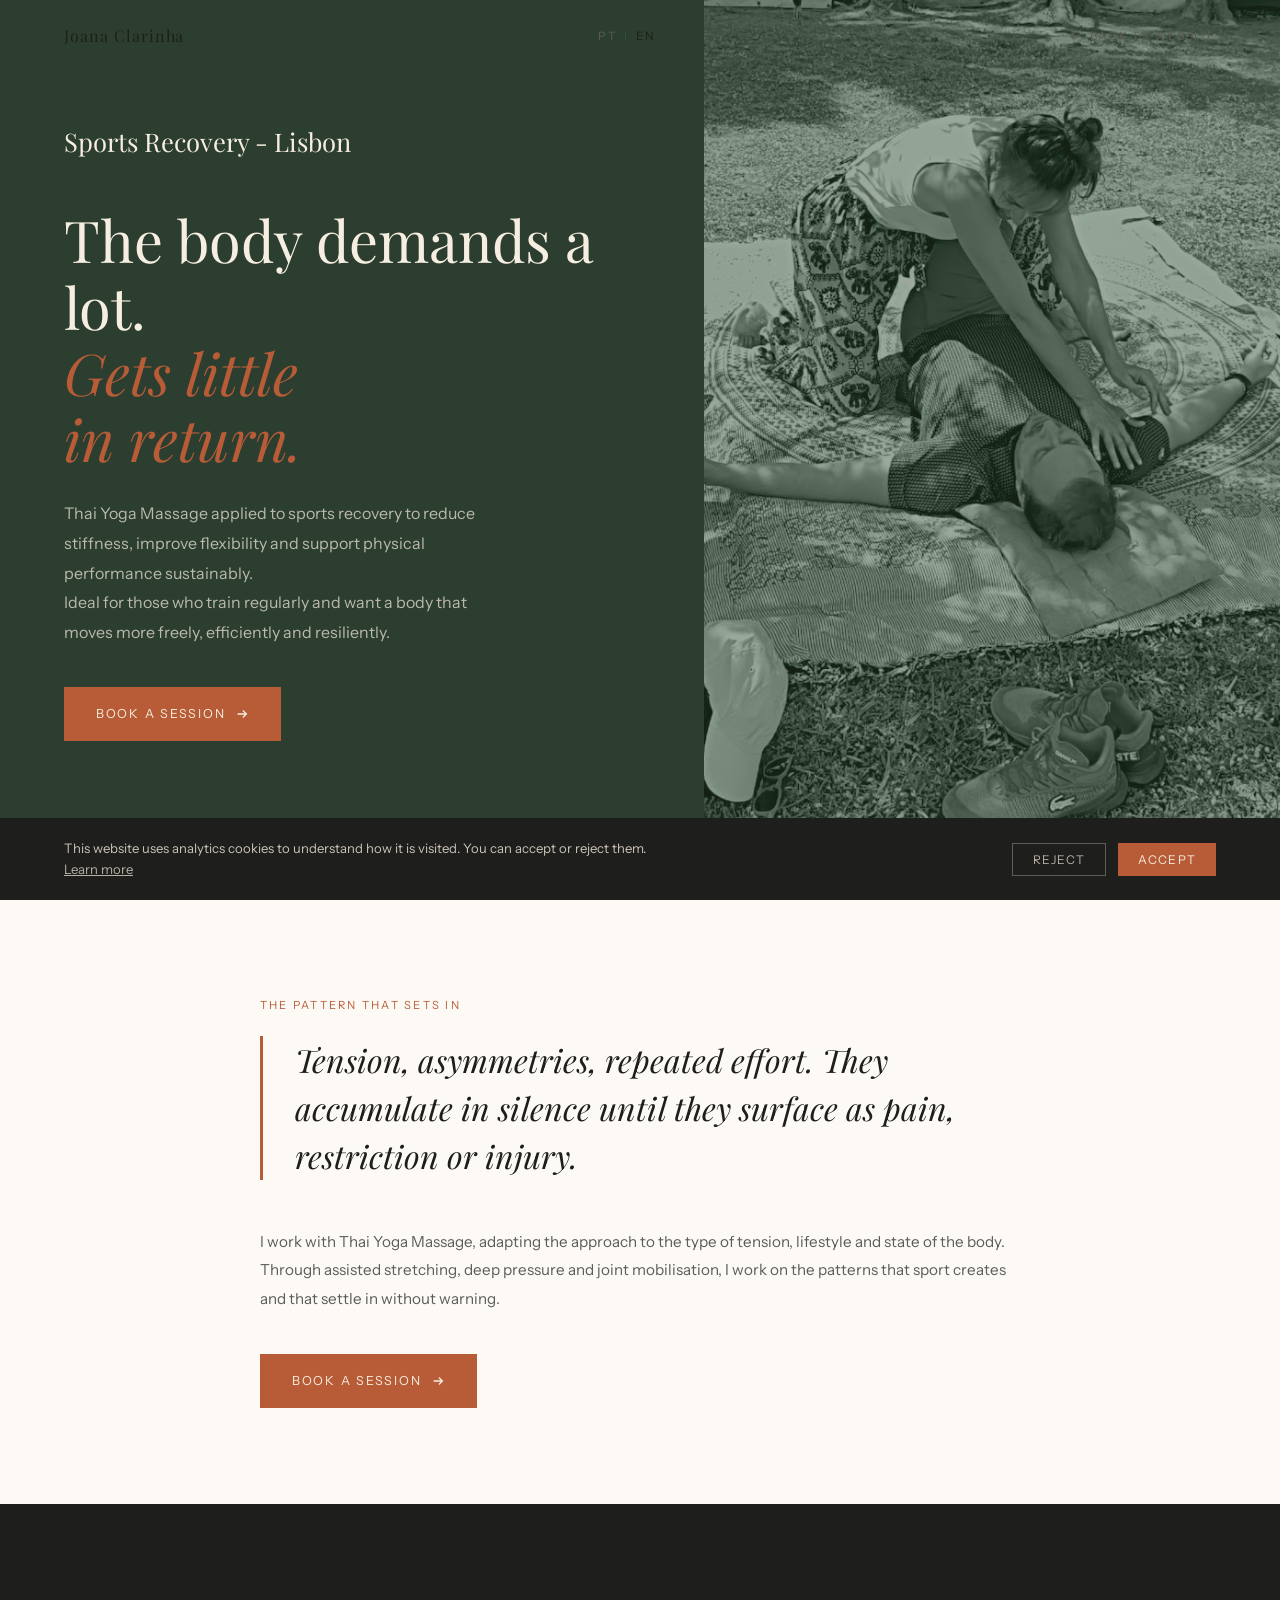
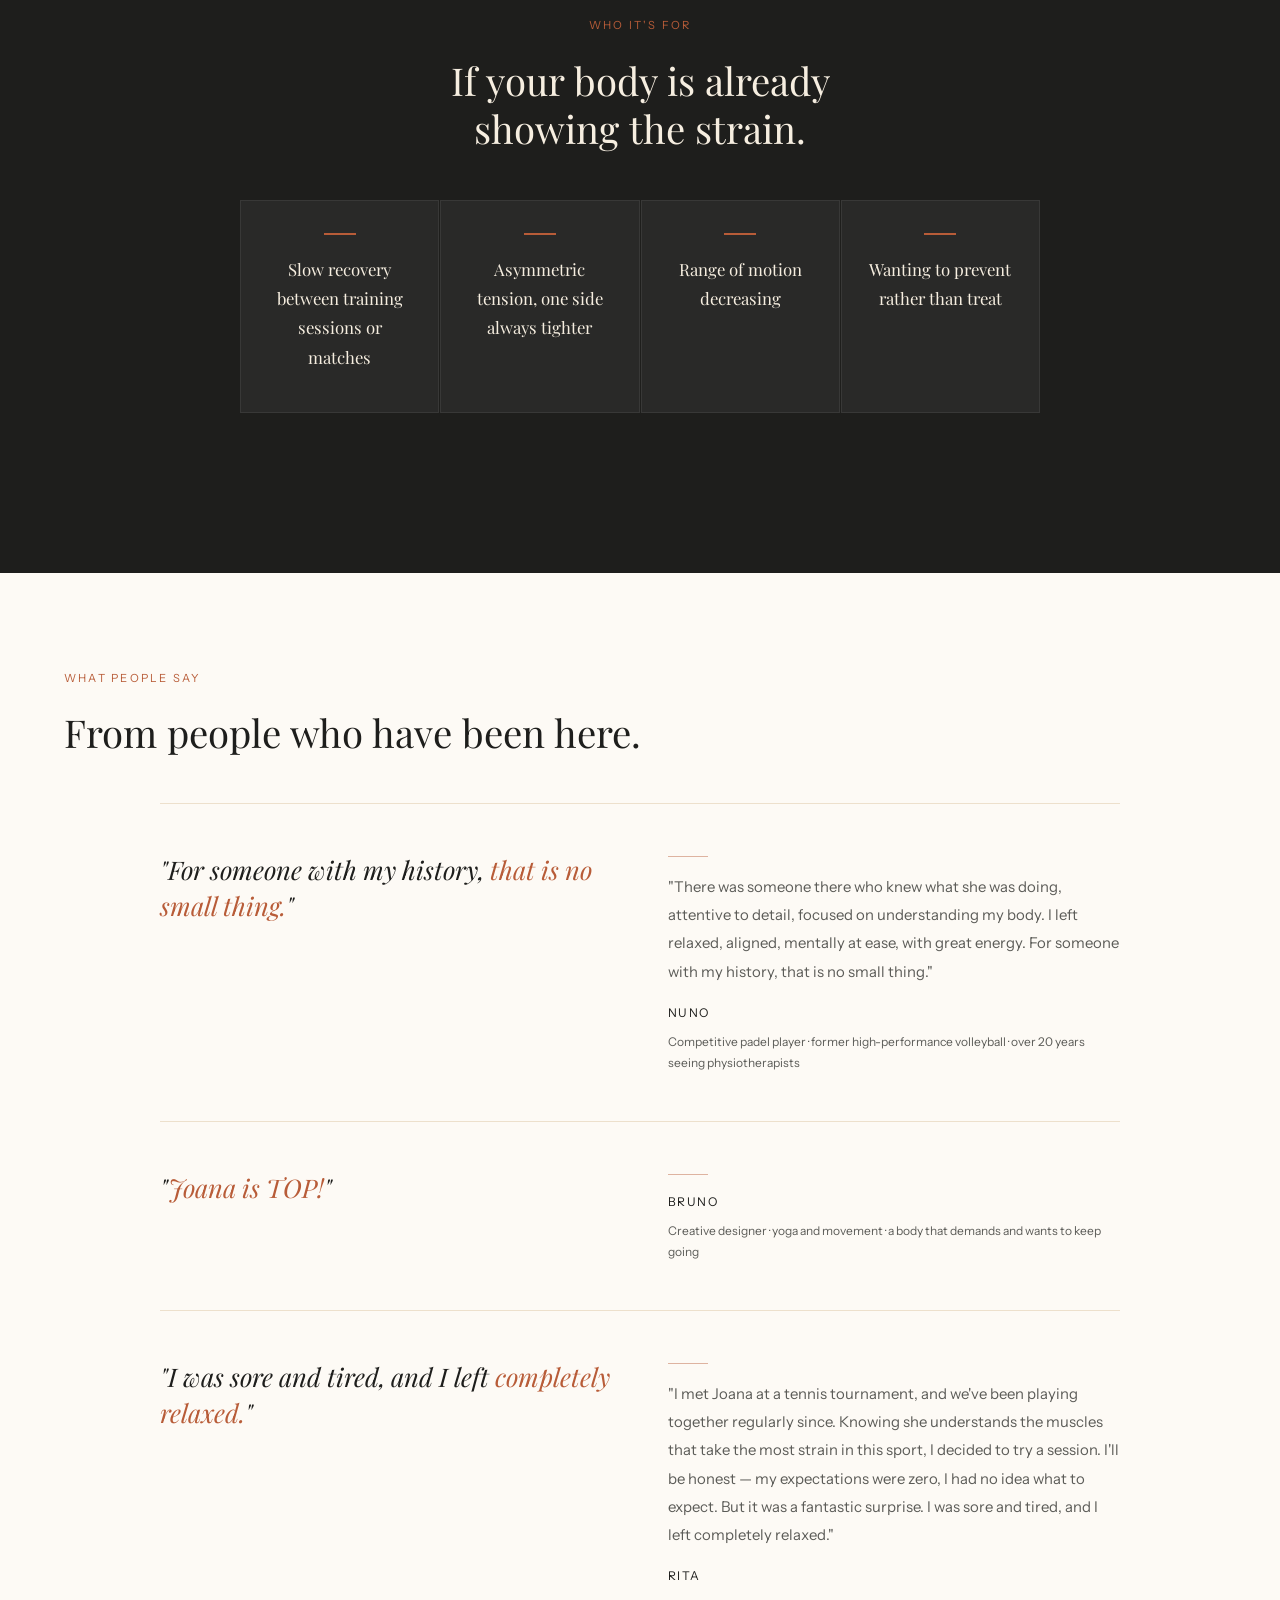
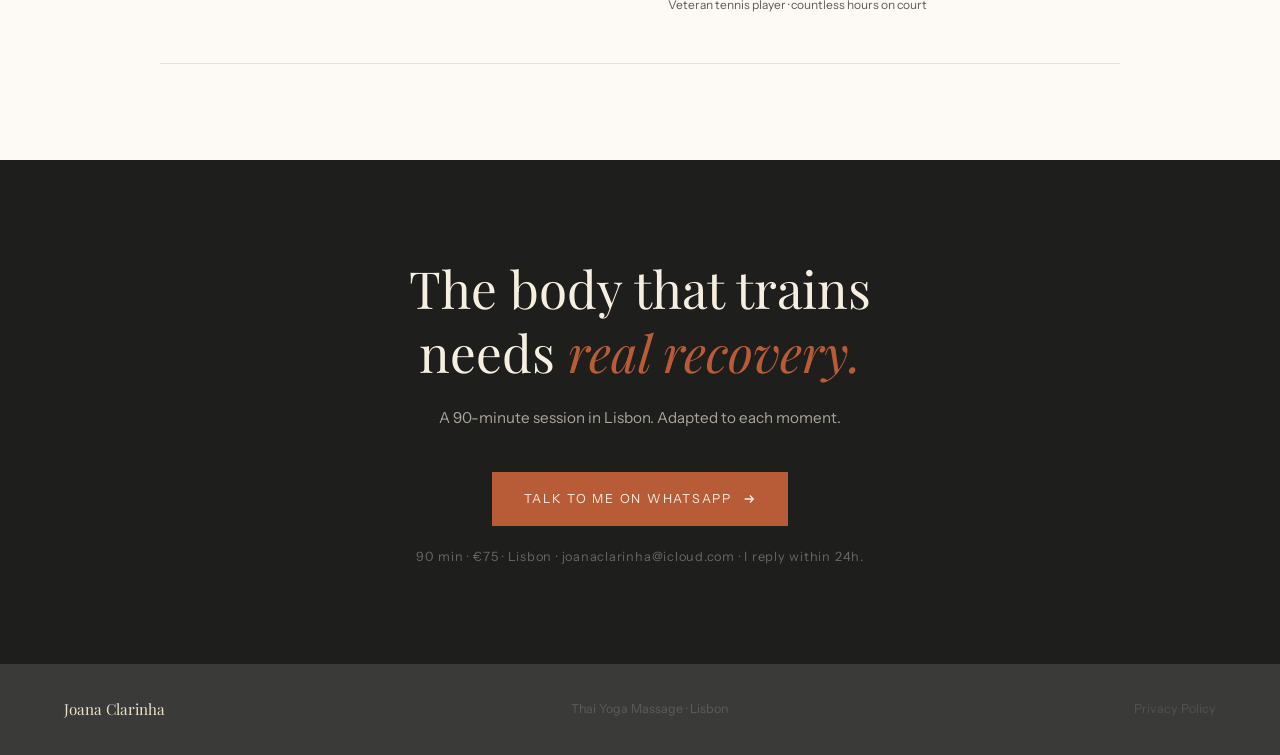
<file: lp-recuperacao-desportiva.en.html>
<!DOCTYPE html>
<html lang="en">
<head>
<meta charset="UTF-8">
<meta name="viewport" content="width=device-width, initial-scale=1.0">
<title>Sports Recovery in Lisbon · Tennis, Padel, fitness · Joana Clarinha</title>
<meta name="description" content="You play tennis, padel or crossfit and the body never fully resets? Thai Yoga Massage in Lisbon. Real recovery. 90 min · €75.">
<link rel="canonical" href="https://www.joanaclarinha.com/lp-recuperacao-desportiva.en.html">
<link rel="alternate" hreflang="pt" href="https://www.joanaclarinha.com/lp-recuperacao-desportiva.html" />
<link rel="alternate" hreflang="en" href="https://www.joanaclarinha.com/lp-recuperacao-desportiva.en.html" />
<link rel="alternate" hreflang="x-default" href="https://www.joanaclarinha.com/lp-recuperacao-desportiva.html" />
<meta property="og:title" content="Sports Recovery · Tennis, Padel · Joana Clarinha · Lisbon">
<meta property="og:description" content="Thai Yoga Massage for athletes. Recovery, mobility and injury prevention. Lisbon · 90 min · €75.">
<meta property="og:url" content="https://www.joanaclarinha.com/lp-recuperacao-desportiva.en.html">
<meta property="og:locale" content="en_GB">
<script type="application/ld+json">
{
  "@context": "https://schema.org",
  "@type": "Service",
  "name": "Thai Yoga Massage for Sports Recovery",
  "provider": { "@type": "Person", "name": "Joana Clarinha" },
  "areaServed": "Lisboa",
  "description": "Thai Yoga Massage session for sports recovery, mobility and injury prevention for tennis, padel and crossfit practitioners.",
  "offers": { "@type": "Offer", "price": "75", "priceCurrency": "EUR" }
}
</script>
<link rel="preconnect" href="https://fonts.googleapis.com">
<link rel="preconnect" href="https://fonts.gstatic.com" crossorigin>
<link href="https://fonts.googleapis.com/css2?family=Playfair+Display:ital,wght@0,400;0,500;1,400&family=Instrument+Sans:wght@300;400&display=swap" rel="stylesheet">
<link rel="stylesheet" href="style.css">
</head>
<body class="lp lp-desportiva">

<nav id="nav">
  <a class="nav-brand" href="/">Joana Clarinha</a>
  <div class="lang-switch">
    <a href="/lp-recuperacao-desportiva.html" class="lang-link">PT</a>
    <span class="lang-sep">|</span>
    <a href="/lp-recuperacao-desportiva.en.html" class="lang-link active">EN</a>
  </div>
  <a class="nav-back" href="/">
    <svg viewBox="0 0 16 16" fill="none" stroke="currentColor" stroke-width="1.5"><path d="M13 8H3M7 4l-4 4 4 4"/></svg>
    Back to website
  </a>
</nav>

<section id="hero">
  <div class="hero-text">
  <h1 class="hero-h1">
  <span style="font-size: clamp(1.6rem,2vw,1.8rem)">Sports Recovery - Lisbon</span><br>
  The body demands a lot.<br>
  <em>Gets little<br>in return.</em>
</h1>
    <p class="hero-sub">Thai Yoga Massage applied to sports recovery to reduce stiffness, improve flexibility and support physical performance sustainably.<br>
    Ideal for those who train regularly and want a body that moves more freely, efficiently and resiliently.</p>
    <a href="https://wa.me/351911504104?text=Hi%20Joana%2C%20I%20saw%20the%20sports%20recovery%20page%20and%20would%20like%20to%20book%20a%20session." class="btn">
      Book a session
      <svg viewBox="0 0 16 16" fill="none" stroke="currentColor" stroke-width="1.5"><path d="M3 8h10M9 4l4 4-4 4"/></svg>
    </a>
  </div>
  <div class="hero-img">
    <img src="desportiva.jpeg" alt="Sports recovery for tennis, padel and crossfit in Lisbon" />
  </div>
</section>

<section id="assimetria">
  <div class="assim-inner">
    <p class="section-tag reveal">The pattern that sets in</p>
    <p class="assim-quote reveal">Tension, asymmetries, repeated effort. They accumulate in silence until they surface as pain, restriction or injury.</p>
    <p class="assim-body reveal">I work with Thai Yoga Massage, adapting the approach to the type of tension, lifestyle and state of the body. Through assisted stretching, deep pressure and joint mobilisation, I work on the patterns that sport creates and that settle in without warning.</p>
    <a href="https://wa.me/351911504104?text=Hi%20Joana%2C%20I%20saw%20the%20sports%20recovery%20page%20and%20would%20like%20to%20book%20a%20session." class="btn reveal">
      Book a session
      <svg viewBox="0 0 16 16" fill="none" stroke="currentColor" stroke-width="1.5"><path d="M3 8h10M9 4l4 4-4 4"/></svg>
    </a>
  </div>
</section>

<section id="transformacao">
  <div class="sinais-inner">
    <p class="section-tag reveal">Who it's for</p>
    <h2 class="sinais-title reveal">If your body is already<br>showing the strain.</h2>
    <div class="sinais-grid">
      <div class="sinal reveal">
        <div class="sinal-icon"></div>
        <h3 class="sinal-h">Slow recovery between training sessions or matches</h3>
      </div>
      <div class="sinal reveal d1">
        <div class="sinal-icon"></div>
        <h3 class="sinal-h">Asymmetric tension, one side always tighter</h3>
      </div>
      <div class="sinal reveal d2">
        <div class="sinal-icon"></div>
        <h3 class="sinal-h">Range of motion decreasing</h3>
      </div>
      <div class="sinal reveal d3">
        <div class="sinal-icon"></div>
        <h3 class="sinal-h">Wanting to prevent rather than treat</h3>
      </div>
    </div>
  </div>
</section>

<section id="testemunhos">
  <div class="test-header reveal">
    <p class="section-tag">What people say</p>
    <h2 class="section-h2">From people who have been here.</h2>
  </div>
  <div class="test-grid">

    <div class="testemunho reveal">
      <p class="t-frase">"For someone with my history, <em>that is no small thing.</em>"</p>
      <div class="t-right">
        <div class="t-divider"></div>
        <p class="t-texto">"There was someone there who knew what she was doing, attentive to detail, focused on understanding my body. I left relaxed, aligned, mentally at ease, with great energy. For someone with my history, that is no small thing."</p>
        <p class="t-autor">Nuno</p>
        <p class="t-contexto">Competitive padel player · former high-performance volleyball · over 20 years seeing physiotherapists</p>
      </div>
    </div>

    <div class="testemunho reveal">
      <p class="t-frase">"<em>Joana is TOP!</em>"</p>
      <div class="t-right">
        <div class="t-divider"></div>
        <p class="t-autor">Bruno</p>
        <p class="t-contexto">Creative designer · yoga and movement · a body that demands and wants to keep going</p>
      </div>
    </div>

    <div class="testemunho reveal">
      <p class="t-frase">"I was sore and tired, and I left <em>completely relaxed.</em>"</p>
      <div class="t-right">
        <div class="t-divider"></div>
        <p class="t-texto">"I met Joana at a tennis tournament, and we've been playing together regularly since. Knowing she understands the muscles that take the most strain in this sport, I decided to try a session. I'll be honest — my expectations were zero, I had no idea what to expect. But it was a fantastic surprise. I was sore and tired, and I left completely relaxed."</p>
        <p class="t-autor">Rita</p>
        <p class="t-contexto">Veteran tennis player · countless hours on court</p>
      </div>
    </div>

  </div>
</section>

<section id="cta-final">
  <h2 class="cta-h2 reveal">The body that trains<br>needs <em>real recovery.</em></h2>
  <p class="cta-sub reveal">A 90-minute session in Lisbon. Adapted to each moment.</p>
  <a href="https://wa.me/351911504104?text=Hi%20Joana%2C%20I%20saw%20the%20sports%20recovery%20page%20and%20would%20like%20to%20book%20a%20session." class="btn reveal" style="margin:0 auto">
    Talk to me on WhatsApp
    <svg viewBox="0 0 16 16" fill="none" stroke="currentColor" stroke-width="1.5"><path d="M3 8h10M9 4l4 4-4 4"/></svg>
  </a>
  <p class="cta-detail reveal">90 min · €75 · Lisbon · joanaclarinha@icloud.com · I reply within 24h.</p>
</section>

<footer>
  <span class="footer-brand">Joana Clarinha</span>
  <span>Thai Yoga Massage · Lisbon</span>
  <a href="/privacy-policy.en.html" style="color:var(--cinza3);font-size:0.78rem;text-decoration:none;opacity:0.7;">Privacy Policy</a>
</footer>

<!-- COOKIE BANNER -->
<div id="cookie-banner" style="display:none;position:fixed;bottom:0;left:0;right:0;z-index:9999;background:var(--cinza);color:var(--cream);padding:1.25rem 5vw;display:flex;align-items:center;justify-content:space-between;gap:1.5rem;flex-wrap:wrap;font-size:0.82rem;line-height:1.6;">
  <p style="margin:0;color:rgba(246,238,224,0.8);max-width:600px;">This website uses analytics cookies to understand how it is visited. You can accept or reject them. <a href="/privacy-policy.en.html" style="color:var(--cream);opacity:0.7;text-decoration:underline;">Learn more</a></p>
  <div style="display:flex;gap:0.75rem;flex-shrink:0;">
    <button id="cookie-reject" style="background:transparent;border:1px solid rgba(246,238,224,0.3);color:rgba(246,238,224,0.7);padding:0.5rem 1.25rem;font-family:var(--sans);font-size:0.75rem;letter-spacing:0.1em;text-transform:uppercase;cursor:pointer;">Reject</button>
    <button id="cookie-accept" style="background:var(--terra);border:none;color:var(--cream);padding:0.5rem 1.25rem;font-family:var(--sans);font-size:0.75rem;letter-spacing:0.1em;text-transform:uppercase;cursor:pointer;">Accept</button>
  </div>
</div>

<script>
const nav=document.getElementById('nav');
window.addEventListener('scroll',()=>nav.classList.toggle('stuck',window.scrollY>50),{passive:true});
const ro=new IntersectionObserver(entries=>{entries.forEach(e=>{if(e.isIntersecting){e.target.classList.add('on');ro.unobserve(e.target)}})},{threshold:0.12});
document.querySelectorAll('.reveal').forEach(el=>ro.observe(el));
</script>

<a href="https://wa.me/351911504104?text=Hi%20Joana%2C%20I%20saw%20the%20sports%20recovery%20page%20and%20have%20a%20question." class="wa-float" target="_blank" rel="noopener" aria-label="Contact Joana Clarinha on WhatsApp">
  <svg viewBox="0 0 24 24" fill="none" stroke="currentColor" stroke-width="1.5" stroke-linecap="round" stroke-linejoin="round">
    <path d="M21 11.5a8.38 8.38 0 01-.9 3.8 8.5 8.5 0 01-7.6 4.7 8.38 8.38 0 01-3.8-.9L3 21l1.9-5.7a8.38 8.38 0 01-.9-3.8 8.5 8.5 0 014.7-7.6 8.38 8.38 0 013.8-.9h.5a8.48 8.48 0 018 8v.5z"/>
  </svg>
  <div class="wa-float-label">
    <span class="wa-float-main">Talk to me</span>
  </div>
</a>

<script>
  function loadGA() {
    var s = document.createElement('script');
    s.async = true;
    s.src = 'https://www.googletagmanager.com/gtag/js?id=G-JRHJ9DXWGT';
    document.head.appendChild(s);
    window.dataLayer = window.dataLayer || [];
    function gtag(){dataLayer.push(arguments);}
    window.gtag = gtag;
    gtag('js', new Date());
    gtag('config', 'G-JRHJ9DXWGT');
  }
  var consent = localStorage.getItem('jc-cookie-consent');
  var banner = document.getElementById('cookie-banner');
  if (consent === 'accepted') { loadGA(); if (banner) banner.style.display = 'none'; }
  else if (consent === 'rejected') { if (banner) banner.style.display = 'none'; }
  else { if (banner) banner.style.display = 'flex'; }
  document.getElementById('cookie-accept').addEventListener('click', function() {
    localStorage.setItem('jc-cookie-consent', 'accepted'); loadGA(); banner.style.display = 'none';
  });
  document.getElementById('cookie-reject').addEventListener('click', function() {
    localStorage.setItem('jc-cookie-consent', 'rejected'); banner.style.display = 'none';
  });
</script>

</body>
</html>
</file>
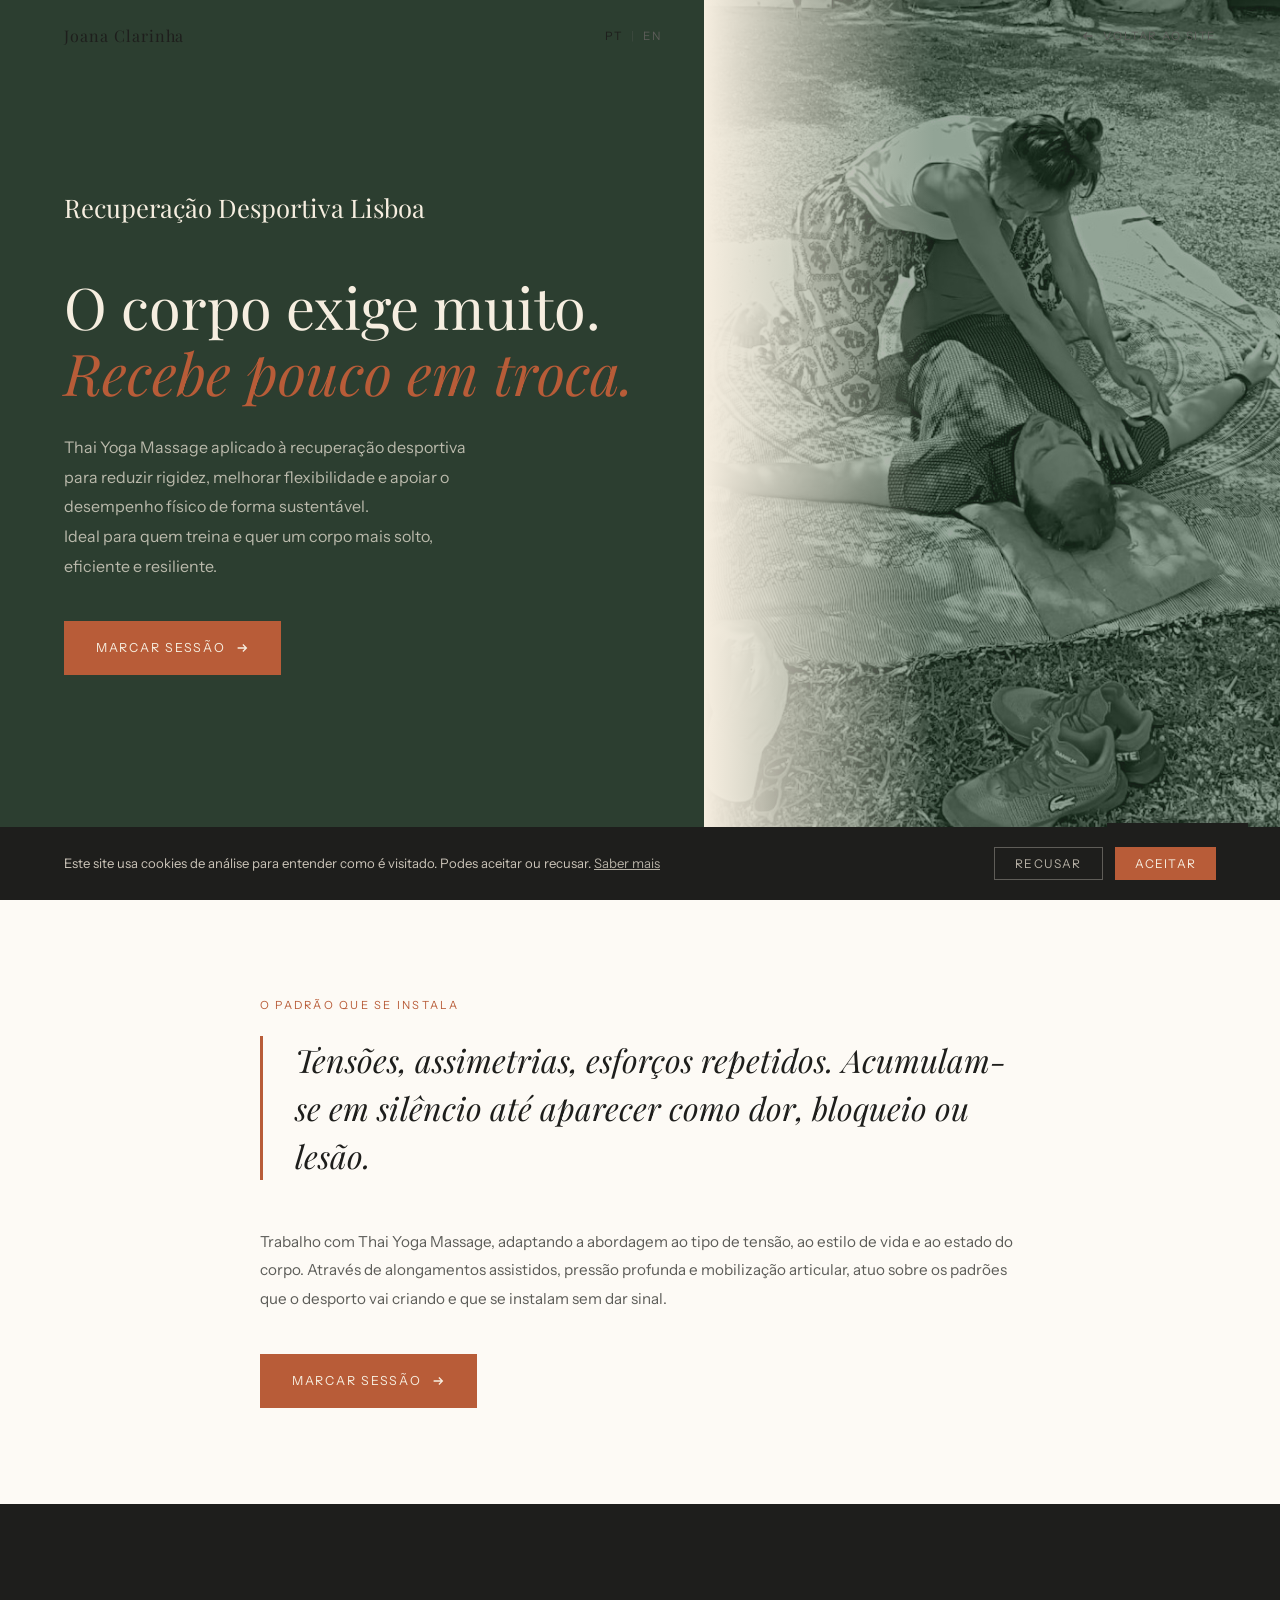
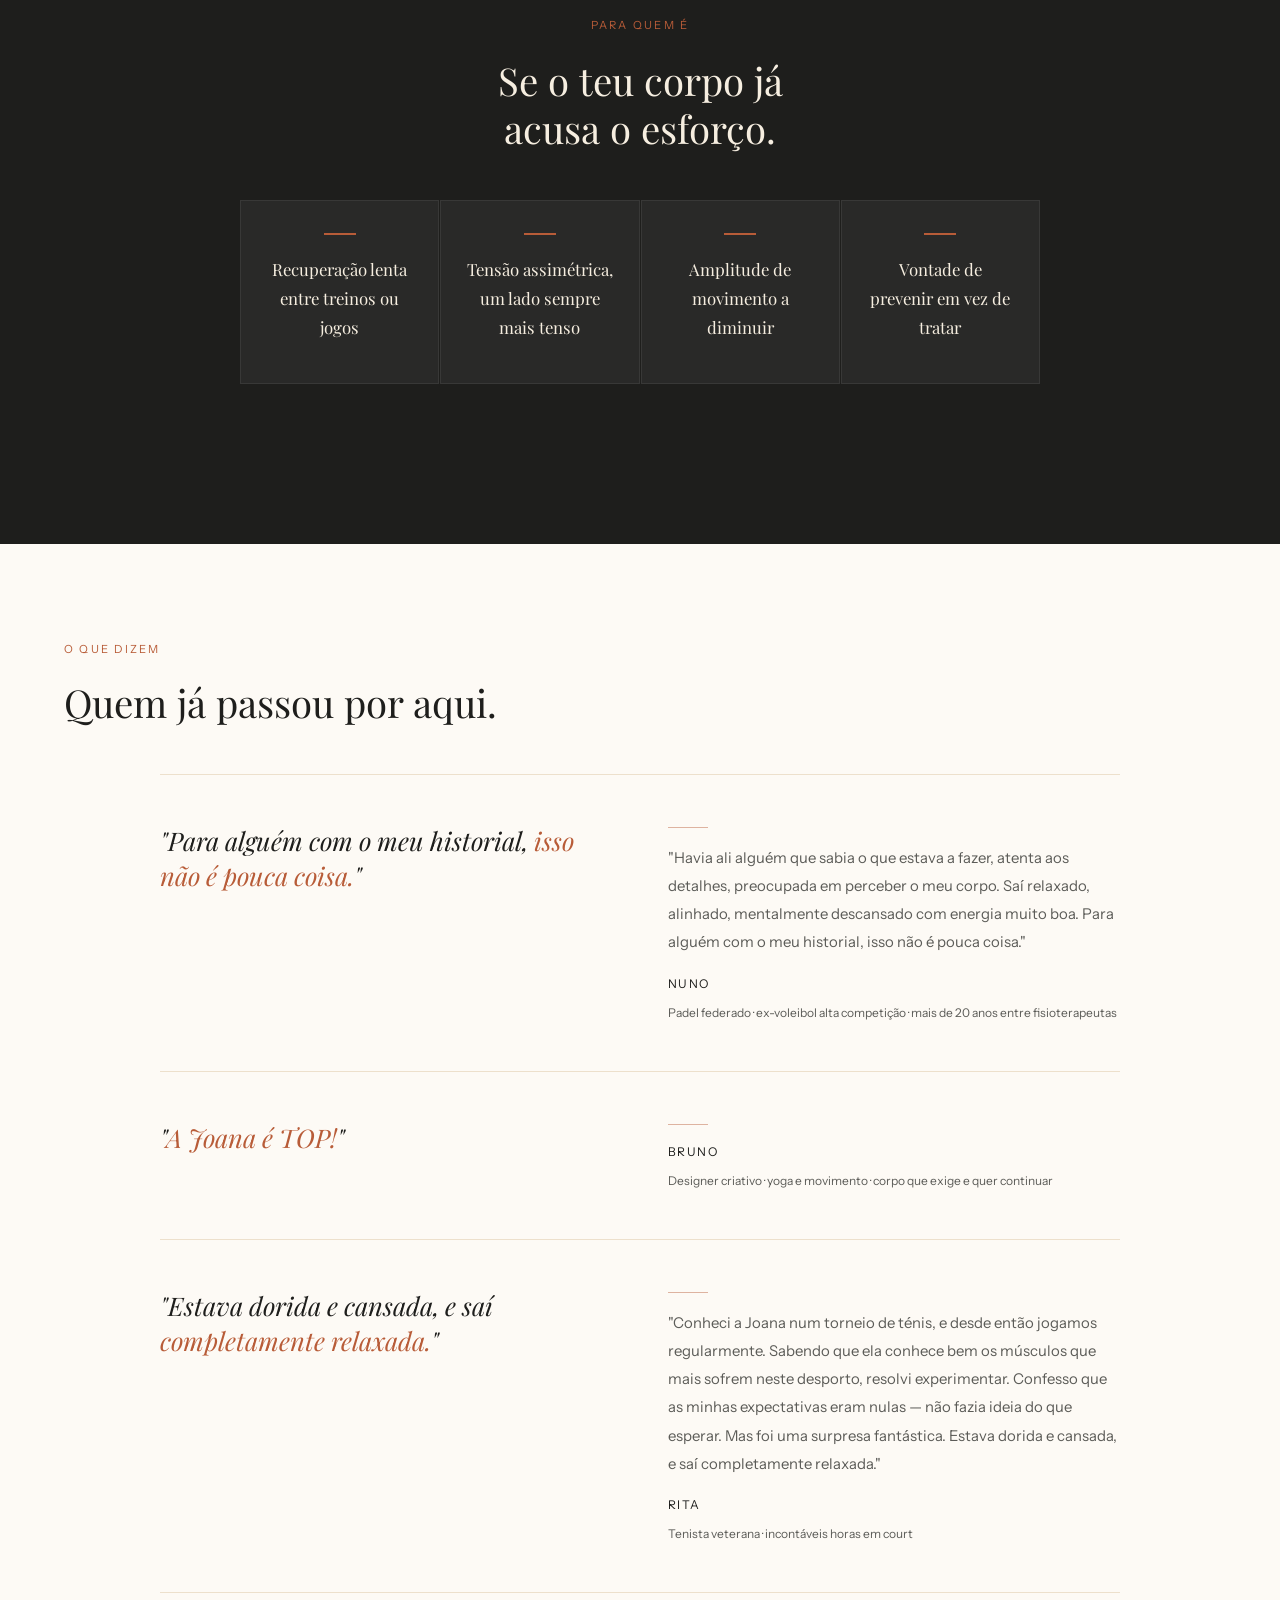
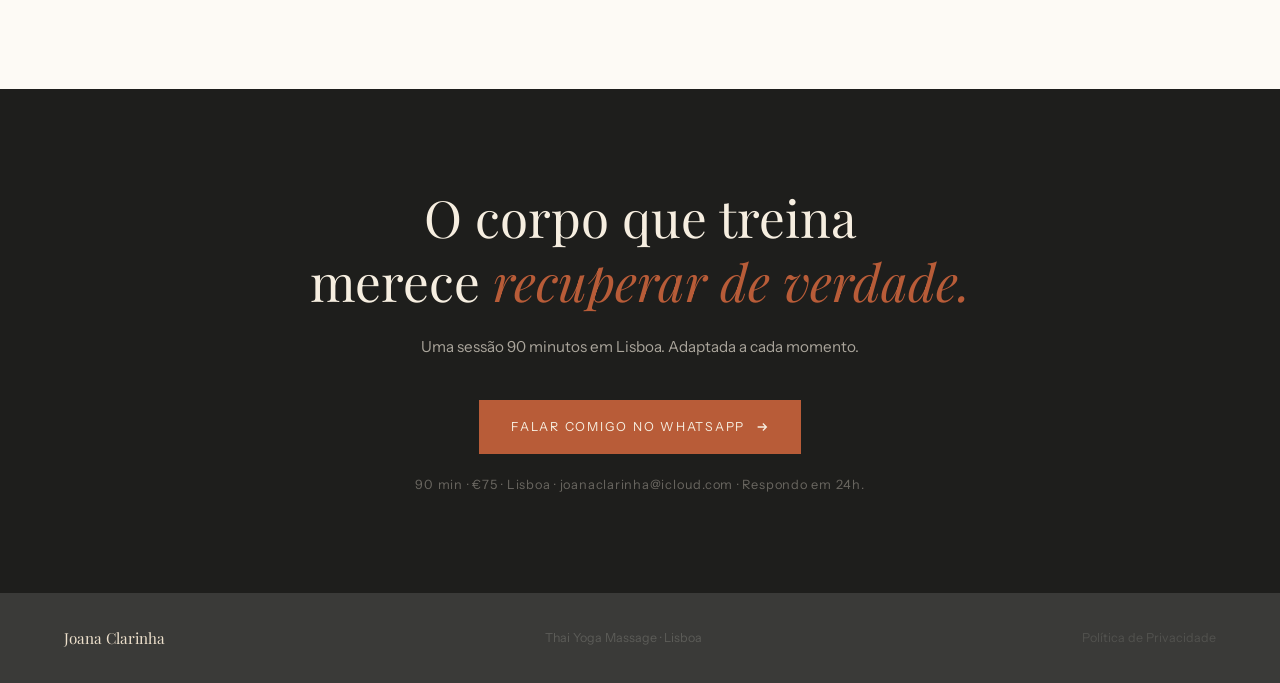
<file: lp-recuperacao-desportiva.html>
<!DOCTYPE html>
<html lang="pt">
<head>
<meta charset="UTF-8">
<meta name="viewport" content="width=device-width, initial-scale=1.0">
<title>Recuperação para Desportistas em Lisboa · Ténis, Padel, fitness· Joana Clarinha</title>
<meta name="description" content="Jogas ténis, padel ou crossfit e o corpo nunca volta totalmente ao zero? Thai Yoga Massage em Lisboa com Joana Clarinha. Recuperação real. 90 min · €75.">
<link rel="canonical" href="https://www.joanaclarinha.com/recuperacao-desportiva">
<link rel="alternate" hreflang="pt" href="https://www.joanaclarinha.com/lp-recuperacao-desportiva.html" />
<link rel="alternate" hreflang="en" href="https://www.joanaclarinha.com/lp-recuperacao-desportiva.en.html" />
<link rel="alternate" hreflang="x-default" href="https://www.joanaclarinha.com/lp-recuperacao-desportiva.html" />
<meta property="og:title" content="Recuperação Desportiva · Ténis, Padel · Joana Clarinha · Lisboa">
<meta property="og:description" content="Thai Yoga Massage para desportistas. Recuperação, mobilidade e prevenção de lesões. Lisboa · 90 min · €75.">
<meta property="og:url" content="https://www.joanaclarinha.com/recuperacao-desportiva">
<meta property="og:locale" content="pt_PT">
<script type="application/ld+json">
{
  "@context": "https://schema.org",
  "@type": "Service",
  "name": "Thai Yoga Massage para Recuperação Desportiva",
  "provider": { "@type": "Person", "name": "Joana Clarinha" },
  "areaServed": "Lisboa",
  "description": "Sessão de Thai Yoga Massage para recuperação desportiva, mobilidade e prevenção de lesões em praticantes de ténis, padel e crossfit.",
  "offers": { "@type": "Offer", "price": "75", "priceCurrency": "EUR" }
}
</script>
<link rel="preconnect" href="https://fonts.googleapis.com">
<link rel="preconnect" href="https://fonts.gstatic.com" crossorigin>
<link href="https://fonts.googleapis.com/css2?family=Playfair+Display:ital,wght@0,400;0,500;1,400&family=Instrument+Sans:wght@300;400&display=swap" rel="stylesheet">
<link rel="stylesheet" href="style.css">
</head>
<body class="lp lp-desportiva">

<nav id="nav">
  <a class="nav-brand" href="/">Joana Clarinha</a>
  <div class="lang-switch">
    <a href="/lp-recuperacao-desportiva.html" class="lang-link active">PT</a>
    <span class="lang-sep">|</span>
    <a href="/lp-recuperacao-desportiva.en.html" class="lang-link">EN</a>
  </div>
  <a class="nav-back" href="/">
    <svg viewBox="0 0 16 16" fill="none" stroke="currentColor" stroke-width="1.5"><path d="M13 8H3M7 4l-4 4 4 4"/></svg>
    Voltar ao site
  </a>
</nav>

<section id="hero">
  <div class="hero-text">
  <h1 class="hero-h1">
  <span style="font-size: clamp(1.6rem,2vw,1.8rem)">Recuperação Desportiva  Lisboa</span><br>
  O corpo exige muito.<br>
  <em>Recebe pouco em troca.</em>
</h1>
    <p class="hero-sub">Thai Yoga Massage aplicado à recuperação desportiva para reduzir rigidez, melhorar flexibilidade e apoiar o desempenho físico de forma sustentável.<br>
    Ideal para quem treina e quer um corpo mais solto, eficiente e resiliente.</p>
    <a href="https://wa.me/351911504104?text=Olá%20Joana%2C%20vi%20a%20página%20de%20recuperação%20desportiva%20e%20gostava%20de%20marcar%20uma%20sessão." class="btn">
      Marcar sessão
      <svg viewBox="0 0 16 16" fill="none" stroke="currentColor" stroke-width="1.5"><path d="M3 8h10M9 4l4 4-4 4"/></svg>
    </a>
  </div>
  <div class="hero-img">
    <img src="desportiva.jpeg" alt="Recuperação desportiva para ténis padel e crossfit em Lisboa" />
    <div class="hero-img-overlay"></div>
  </div>
</section>

<section id="assimetria">
  <div class="assim-inner">
    <p class="section-tag reveal">O padrão que se instala</p>
    <p class="assim-quote reveal">Tensões, assimetrias, esforços repetidos. Acumulam-se em silêncio até aparecer como dor, bloqueio ou lesão.</p>
    <p class="assim-body reveal">Trabalho com Thai Yoga Massage, adaptando a abordagem ao tipo de tensão, ao estilo de vida e ao estado do corpo. Através de alongamentos assistidos, pressão profunda e mobilização articular, atuo sobre os padrões que o desporto vai criando e que se instalam sem dar sinal.</p>
<a href="https://wa.me/351911504104?text=Olá%20Joana%2C%20vi%20a%20página%20de%20recuperação%20desportiva%20e%20gostava%20de%20marcar%20uma%20sessão." class="btn reveal">
      Marcar sessão
      <svg viewBox="0 0 16 16" fill="none" stroke="currentColor" stroke-width="1.5"><path d="M3 8h10M9 4l4 4-4 4"/></svg>
    </a>
  </div>
</section>

<section id="transformacao">
  <div class="sinais-inner">
    <p class="section-tag reveal">Para quem é</p>
    <h2 class="sinais-title reveal">Se o teu corpo já<br>acusa o esforço.</h2>
    <div class="sinais-grid">
      <div class="sinal reveal">
        <div class="sinal-icon"></div>
        <h3 class="sinal-h">Recuperação lenta entre treinos ou jogos</h3>
      </div>
      <div class="sinal reveal d1">
        <div class="sinal-icon"></div>
        <h3 class="sinal-h">Tensão assimétrica, um lado sempre mais tenso</h3>
      </div>
      <div class="sinal reveal d2">
        <div class="sinal-icon"></div>
        <h3 class="sinal-h">Amplitude de movimento a diminuir</h3>
      </div>
      <div class="sinal reveal d3">
        <div class="sinal-icon"></div>
        <h3 class="sinal-h">Vontade de prevenir em vez de tratar</h3>
      </div>
    </div>
  </div>
</section>

<section id="testemunhos">
  <div class="test-header reveal">
    <p class="section-tag">O que dizem</p>
    <h2 class="section-h2">Quem já passou por aqui.</h2>
  </div>
  <div class="test-grid">

    <div class="testemunho reveal">
      <p class="t-frase">"Para alguém com o meu historial, <em>isso não é pouca coisa.</em>"</p>
      <div class="t-right">
        <div class="t-divider"></div>
        <p class="t-texto">"Havia ali alguém que sabia o que estava a fazer, atenta aos detalhes, preocupada em perceber o meu corpo. Saí relaxado, alinhado, mentalmente descansado com energia muito boa. Para alguém com o meu historial, isso não é pouca coisa."</p>
        <p class="t-autor">Nuno</p>
        <p class="t-contexto">Padel federado · ex-voleibol alta competição · mais de 20 anos entre fisioterapeutas</p>
      </div>
    </div>

    <!-- TESTEMUNHO BRUNO — substituir quando tiveres o texto completo -->
    <div class="testemunho reveal">
      <p class="t-frase">"<em>A Joana é TOP!</em>"</p>
      <div class="t-right">
        <div class="t-divider"></div>
        <p class="t-autor">Bruno</p>
        <p class="t-contexto">Designer criativo · yoga e movimento · corpo que exige e quer continuar</p>
      </div>
    </div>

    <div class="testemunho reveal">
      <p class="t-frase">"Estava dorida e cansada, e saí <em>completamente relaxada.</em>"</p>
      <div class="t-right">
        <div class="t-divider"></div>
        <p class="t-texto">"Conheci a Joana num torneio de ténis, e desde então jogamos regularmente. Sabendo que ela conhece bem os músculos que mais sofrem neste desporto, resolvi experimentar. Confesso que as minhas expectativas eram nulas — não fazia ideia do que esperar. Mas foi uma surpresa fantástica. Estava dorida e cansada, e saí completamente relaxada."</p>
        <p class="t-autor">Rita</p>
        <p class="t-contexto">Tenista veterana · incontáveis horas em court</p>
      </div>
    </div>

  </div>
</section>

<section id="cta-final">
  <h2 class="cta-h2 reveal">O corpo que treina<br>merece <em>recuperar de verdade.</em></h2>
  <p class="cta-sub reveal">Uma sessão 90 minutos em Lisboa. Adaptada a cada momento.</p>
  <a href="https://wa.me/351911504104?text=Olá%20Joana%2C%20vi%20a%20página%20de%20recuperação%20desportiva%20e%20gostava%20de%20marcar%20uma%20sessão." class="btn reveal" style="margin:0 auto">
    Falar comigo no WhatsApp
    <svg viewBox="0 0 16 16" fill="none" stroke="currentColor" stroke-width="1.5"><path d="M3 8h10M9 4l4 4-4 4"/></svg>
  </a>
  <p class="cta-detail reveal">90 min · €75 · Lisboa · joanaclarinha@icloud.com · Respondo em 24h.</p>
</section>

<footer>
  <span class="footer-brand">Joana Clarinha</span>
  <span>Thai Yoga Massage · Lisboa</span>
  <a href="/politica-privacidade.html" style="color:var(--cinza3);font-size:0.78rem;text-decoration:none;opacity:0.7;">Política de Privacidade</a>
</footer>

<!-- COOKIE BANNER -->
<div id="cookie-banner" style="display:none;position:fixed;bottom:0;left:0;right:0;z-index:9999;background:var(--cinza);color:var(--cream);padding:1.25rem 5vw;display:flex;align-items:center;justify-content:space-between;gap:1.5rem;flex-wrap:wrap;font-size:0.82rem;line-height:1.6;">
  <p style="margin:0;color:rgba(246,238,224,0.8);max-width:600px;">Este site usa cookies de análise para entender como é visitado. Podes aceitar ou recusar. <a href="/politica-privacidade.html" style="color:var(--cream);opacity:0.7;text-decoration:underline;">Saber mais</a></p>
  <div style="display:flex;gap:0.75rem;flex-shrink:0;">
    <button id="cookie-reject" style="background:transparent;border:1px solid rgba(246,238,224,0.3);color:rgba(246,238,224,0.7);padding:0.5rem 1.25rem;font-family:var(--sans);font-size:0.75rem;letter-spacing:0.1em;text-transform:uppercase;cursor:pointer;">Recusar</button>
    <button id="cookie-accept" style="background:var(--terra);border:none;color:var(--cream);padding:0.5rem 1.25rem;font-family:var(--sans);font-size:0.75rem;letter-spacing:0.1em;text-transform:uppercase;cursor:pointer;">Aceitar</button>
  </div>
</div>

<script>
const nav=document.getElementById('nav');
window.addEventListener('scroll',()=>nav.classList.toggle('stuck',window.scrollY>50),{passive:true});
const ro=new IntersectionObserver(entries=>{entries.forEach(e=>{if(e.isIntersecting){e.target.classList.add('on');ro.unobserve(e.target)}})},{threshold:0.12});
document.querySelectorAll('.reveal').forEach(el=>ro.observe(el));
</script>

<script>
  function loadGA() {
    var s = document.createElement('script');
    s.async = true;
    s.src = 'https://www.googletagmanager.com/gtag/js?id=G-JRHJ9DXWGT';
    document.head.appendChild(s);
    window.dataLayer = window.dataLayer || [];
    function gtag(){dataLayer.push(arguments);}
    window.gtag = gtag;
    gtag('js', new Date());
    gtag('config', 'G-JRHJ9DXWGT');
  }
  var consent = localStorage.getItem('jc-cookie-consent');
  var banner = document.getElementById('cookie-banner');
  if (consent === 'accepted') { loadGA(); if (banner) banner.style.display = 'none'; }
  else if (consent === 'rejected') { if (banner) banner.style.display = 'none'; }
  else { if (banner) banner.style.display = 'flex'; }
  document.getElementById('cookie-accept').addEventListener('click', function() {
    localStorage.setItem('jc-cookie-consent', 'accepted'); loadGA(); banner.style.display = 'none';
  });
  document.getElementById('cookie-reject').addEventListener('click', function() {
    localStorage.setItem('jc-cookie-consent', 'rejected'); banner.style.display = 'none';
  });
</script>

<a href="https://wa.me/351911504104?text=Olá%20Joana%2C%20vi%20a%20página%20de%20recuperação%20desportiva%20e%20gostava%20de%20falar%20primeiro." class="wa-float" target="_blank" rel="noopener" aria-label="Contactar Joana Clarinha no WhatsApp">
  <svg viewBox="0 0 24 24" fill="none" stroke="currentColor" stroke-width="1.5" stroke-linecap="round" stroke-linejoin="round">
    <path d="M21 11.5a8.38 8.38 0 01-.9 3.8 8.5 8.5 0 01-7.6 4.7 8.38 8.38 0 01-3.8-.9L3 21l1.9-5.7a8.38 8.38 0 01-.9-3.8 8.5 8.5 0 014.7-7.6 8.38 8.38 0 013.8-.9h.5a8.48 8.48 0 018 8v.5z"/>
  </svg>
  <div class="wa-float-label">
    <span class="wa-float-main">Fala comigo</span>
  </div>
</a>

</body>
</html>
</file>
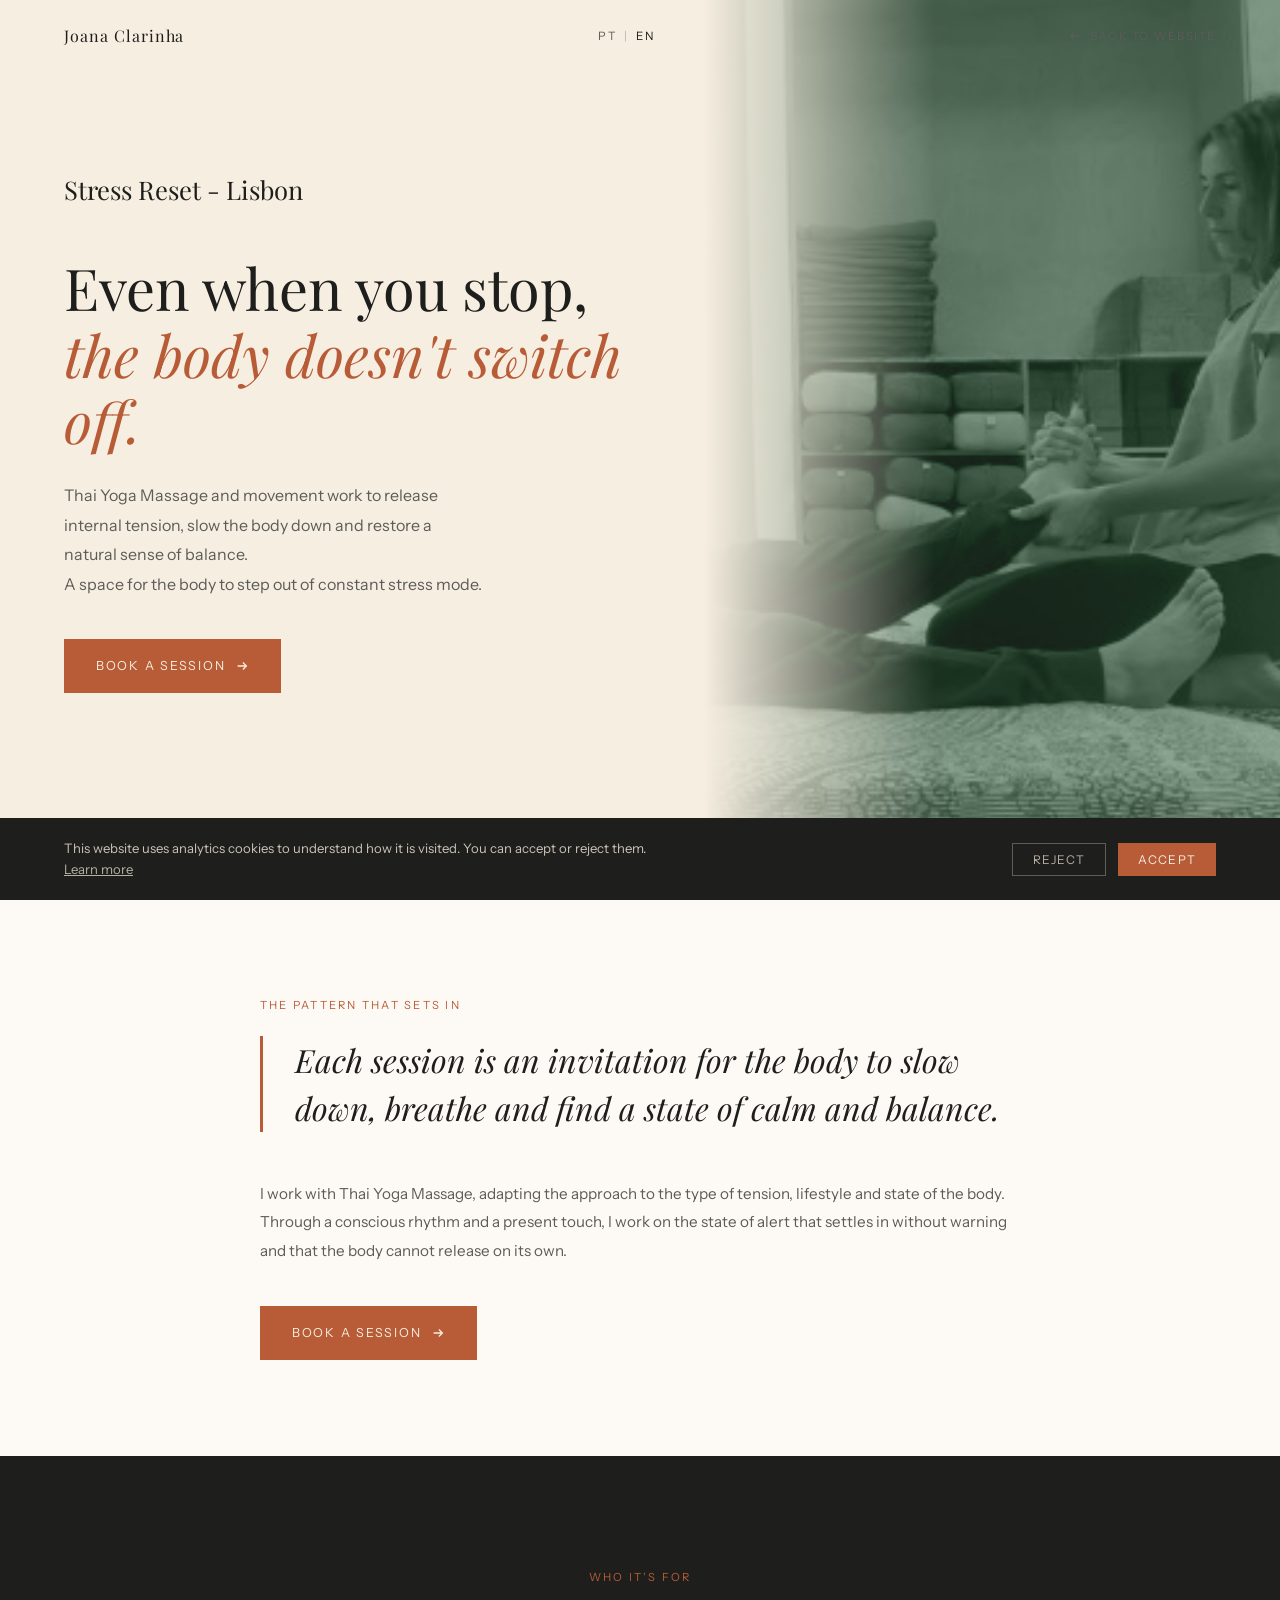
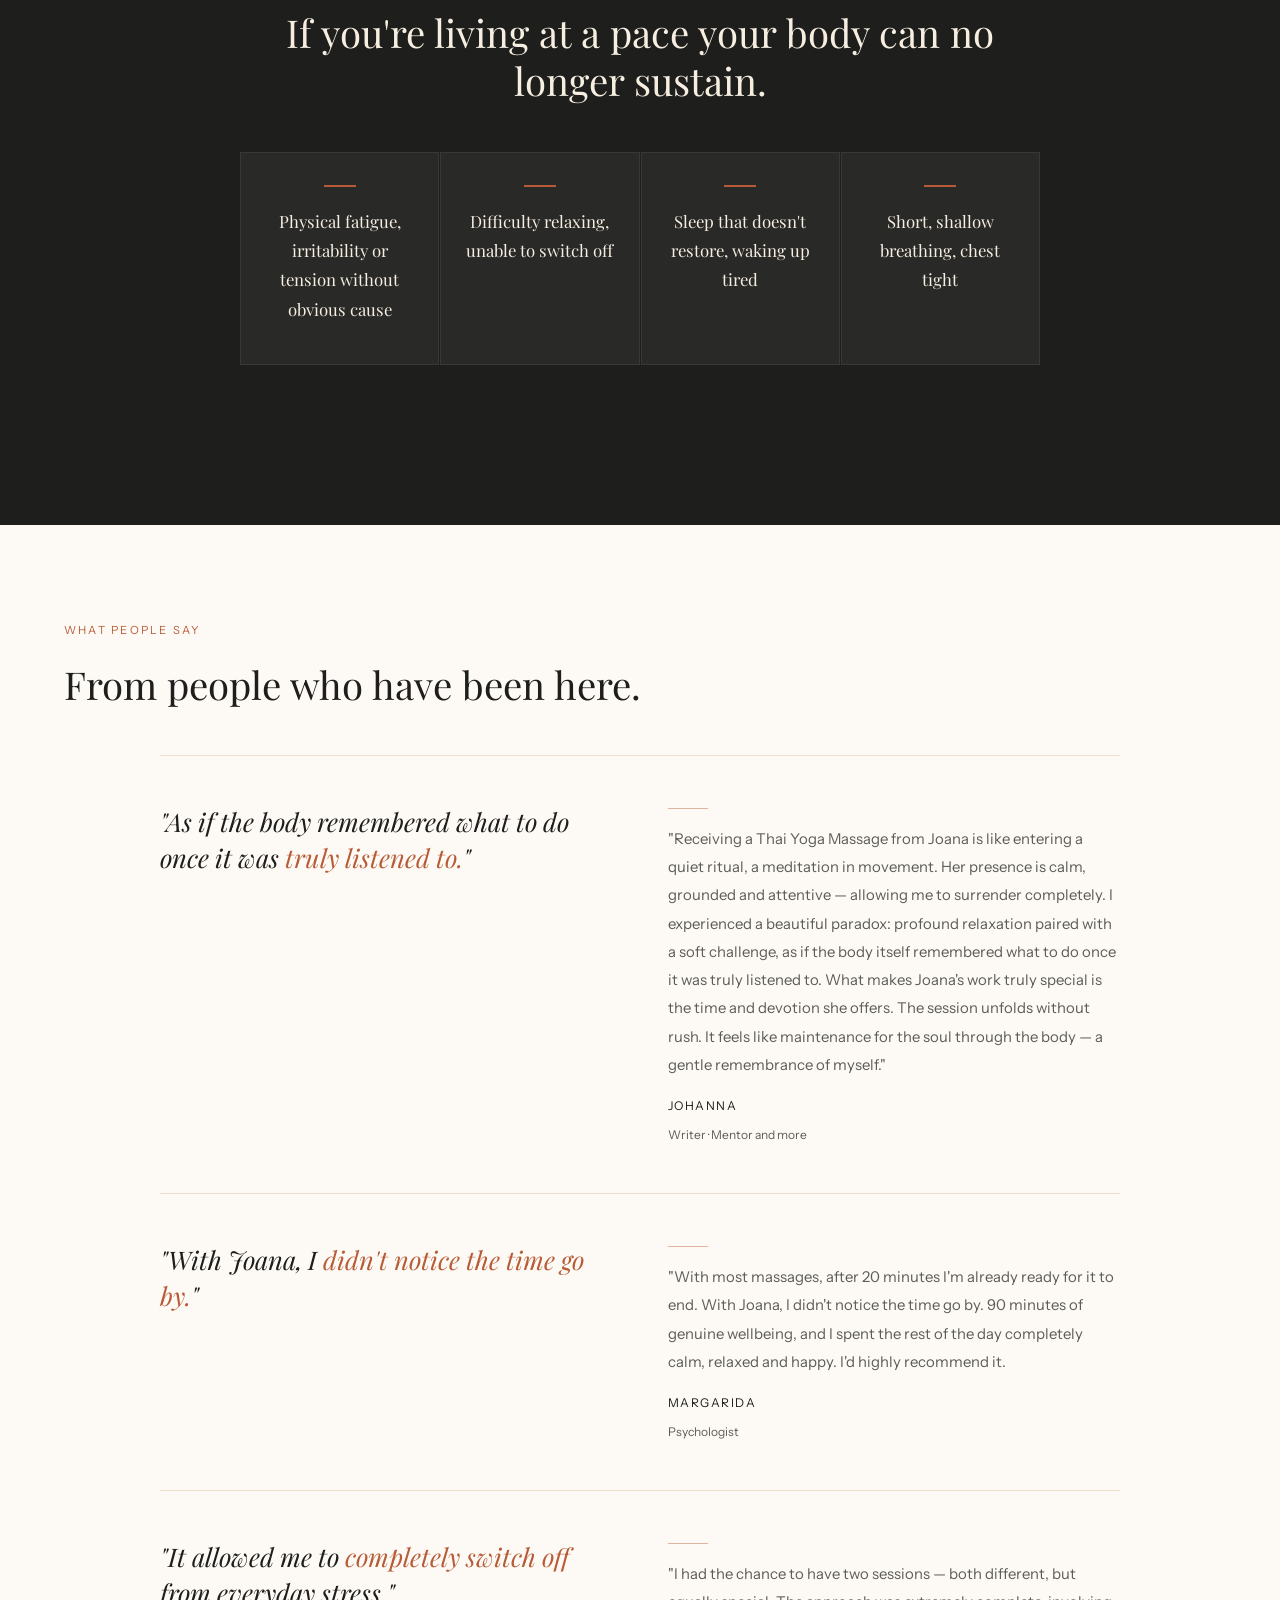
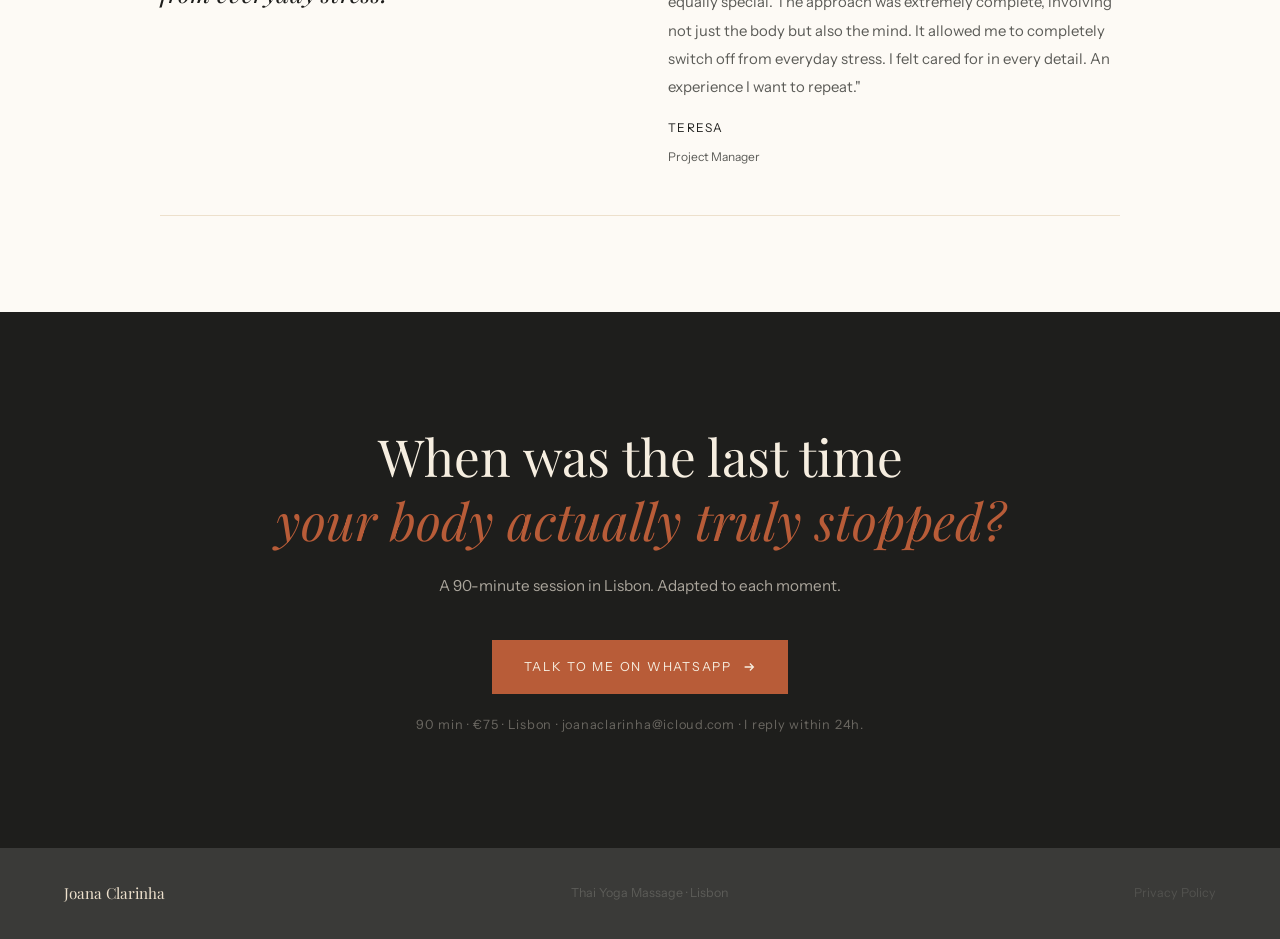
<file: lp-stress-reset.en.html>
<!DOCTYPE html>
<html lang="en">
<head>
<meta charset="UTF-8">
<meta name="viewport" content="width=device-width, initial-scale=1.0">
<title>Stress &amp; Reset in Lisbon · Thai Yoga Massage · Joana Clarinha</title>
<meta name="description" content="Living under constant pressure and your body doesn't switch off, even when you stop? Thai Yoga Massage in Lisbon. Real reset. 90 min · €75.">
<link rel="canonical" href="https://www.joanaclarinha.com/lp-stress-reset.en.html">
<link rel="alternate" hreflang="pt" href="https://www.joanaclarinha.com/lp-stress-reset.html" />
<link rel="alternate" hreflang="en" href="https://www.joanaclarinha.com/lp-stress-reset.en.html" />
<link rel="alternate" hreflang="x-default" href="https://www.joanaclarinha.com/lp-stress-reset.html" />
<meta property="og:title" content="Stress &amp; Reset · Thai Yoga Massage Lisbon · Joana Clarinha">
<meta property="og:description" content="For those living under pressure, when the body doesn't switch off. Lisbon · 90 min · €75.">
<meta property="og:url" content="https://www.joanaclarinha.com/lp-stress-reset.en.html">
<meta property="og:locale" content="en_GB">
<script type="application/ld+json">
{
  "@context": "https://schema.org",
  "@type": "Service",
  "name": "Thai Yoga Massage for Stress &amp; Reset",
  "provider": { "@type": "Person", "name": "Joana Clarinha" },
  "areaServed": "Lisboa",
  "description": "Thai Yoga Massage session to support the body under chronic stress and create the conditions for it to settle.",
  "offers": { "@type": "Offer", "price": "75", "priceCurrency": "EUR" }
}
</script>
<link rel="preconnect" href="https://fonts.googleapis.com">
<link rel="preconnect" href="https://fonts.gstatic.com" crossorigin>
<link href="https://fonts.googleapis.com/css2?family=Playfair+Display:ital,wght@0,400;0,500;1,400&family=Instrument+Sans:wght@300;400&display=swap" rel="stylesheet">
<link rel="stylesheet" href="style.css">
</head>
<body class="lp lp-stress">

<nav id="nav">
  <a class="nav-brand" href="/">Joana Clarinha</a>
  <div class="lang-switch">
    <a href="/lp-stress-reset.html" class="lang-link">PT</a>
    <span class="lang-sep">|</span>
    <a href="/lp-stress-reset.en.html" class="lang-link active">EN</a>
  </div>
  <a class="nav-back" href="/">
    <svg viewBox="0 0 16 16" fill="none" stroke="currentColor" stroke-width="1.5"><path d="M13 8H3M7 4l-4 4 4 4"/></svg>
    Back to website
  </a>
</nav>

<section id="hero">
  <div class="hero-text">
  <h1 class="hero-h1">
  <span style="font-size: clamp(1.6rem,2vw,1.8rem)">Stress Reset - Lisbon</span><br>
  Even when you stop,<br>
  <em>the body doesn't switch off.</em>
</h1>
    <p class="hero-sub">Thai Yoga Massage and movement work to release internal tension, slow the body down and restore a natural sense of balance.<br>
    A space for the body to step out of constant stress mode.</p>
    <a href="https://wa.me/351911504104?text=Hi%20Joana%2C%20I%20saw%20the%20stress%20and%20reset%20page%20and%20would%20like%20to%20book%20a%20session." class="btn">
      Book a session
      <svg viewBox="0 0 16 16" fill="none" stroke="currentColor" stroke-width="1.5"><path d="M3 8h10M9 4l4 4-4 4"/></svg>
    </a>
  </div>
  <div class="hero-img">
    <img src="stress.jpeg" alt="Chronic stress and difficulty switching off" style="object-position: 90% center;" />
    <div class="hero-img-overlay"></div>
  </div>
</section>

<section id="assimetria">
  <div class="assim-inner">
    <p class="section-tag reveal">The pattern that sets in</p>
    <p class="assim-quote reveal">Each session is an invitation for the body to slow down, breathe and find a state of calm and balance.</p>
    <p class="assim-body reveal">I work with Thai Yoga Massage, adapting the approach to the type of tension, lifestyle and state of the body. Through a conscious rhythm and a present touch, I work on the state of alert that settles in without warning and that the body cannot release on its own.</p>
    <a href="https://wa.me/351911504104?text=Hi%20Joana%2C%20I%20saw%20the%20stress%20and%20reset%20page%20and%20would%20like%20to%20book%20a%20session." class="btn reveal">
      Book a session
      <svg viewBox="0 0 16 16" fill="none" stroke="currentColor" stroke-width="1.5"><path d="M3 8h10M9 4l4 4-4 4"/></svg>
    </a>
  </div>
</section>

<section id="para-quem">
  <div class="sinais-inner">
    <p class="section-tag reveal">Who it's for</p>
    <h2 class="sinais-title reveal">If you're living at a pace your body can no longer sustain.</h2>
    <div class="sinais-grid">
      <div class="sinal reveal">
        <div class="sinal-icon"></div>
        <h3 class="sinal-h">Physical fatigue, irritability or tension without obvious cause</h3>
      </div>
      <div class="sinal reveal d1">
        <div class="sinal-icon"></div>
        <h3 class="sinal-h">Difficulty relaxing, unable to switch off</h3>
      </div>
      <div class="sinal reveal d2">
        <div class="sinal-icon"></div>
        <h3 class="sinal-h">Sleep that doesn't restore, waking up tired</h3>
      </div>
      <div class="sinal reveal d3">
        <div class="sinal-icon"></div>
        <h3 class="sinal-h">Short, shallow breathing, chest tight</h3>
      </div>
    </div>
  </div>
</section>

<section id="testemunhos">
  <div class="test-header reveal">
    <p class="section-tag">What people say</p>
    <h2 class="section-h2">From people who have been here.</h2>
  </div>
  <div class="test-grid">

    <div class="testemunho reveal">
      <p class="t-frase">"As if the body remembered what to do once it was <em>truly listened to.</em>"</p>
      <div class="t-right">
        <div class="t-divider"></div>
        <p class="t-texto">"Receiving a Thai Yoga Massage from Joana is like entering a quiet ritual, a meditation in movement. Her presence is calm, grounded and attentive — allowing me to surrender completely. I experienced a beautiful paradox: profound relaxation paired with a soft challenge, as if the body itself remembered what to do once it was truly listened to. What makes Joana's work truly special is the time and devotion she offers. The session unfolds without rush. It feels like maintenance for the soul through the body — a gentle remembrance of myself."</p>
        <p class="t-autor">Johanna</p>
        <p class="t-contexto">Writer · Mentor and more</p>
      </div>
    </div>

    <div class="testemunho reveal">
      <p class="t-frase">"With Joana, I <em>didn't notice the time go by.</em>"</p>
      <div class="t-right">
        <div class="t-divider"></div>
        <p class="t-texto">"With most massages, after 20 minutes I'm already ready for it to end. With Joana, I didn't notice the time go by. 90 minutes of genuine wellbeing, and I spent the rest of the day completely calm, relaxed and happy. I'd highly recommend it.</p>
        <p class="t-autor">Margarida</p>
        <p class="t-contexto">Psychologist</p>
      </div>
    </div>

    <div class="testemunho reveal">
      <p class="t-frase">"It allowed me to <em>completely switch off</em> from everyday stress."</p>
      <div class="t-right">
        <div class="t-divider"></div>
        <p class="t-texto">"I had the chance to have two sessions — both different, but equally special. The approach was extremely complete, involving not just the body but also the mind. It allowed me to completely switch off from everyday stress. I felt cared for in every detail. An experience I want to repeat."</p>
        <p class="t-autor">Teresa</p>
        <p class="t-contexto">Project Manager</p>
      </div>
    </div>

  </div>
</section>

<section id="cta-final">
  <h2 class="cta-h2 reveal">When was the last time<br><em>your body actually truly stopped?</em></h2>
  <p class="cta-sub reveal">A 90-minute session in Lisbon. Adapted to each moment.</p>
  <a href="https://wa.me/351911504104?text=Hi%20Joana%2C%20I%20saw%20the%20stress%20and%20reset%20page%20and%20would%20like%20to%20book%20a%20session." class="btn reveal" style="margin:0 auto">
    Talk to me on WhatsApp
    <svg viewBox="0 0 16 16" fill="none" stroke="currentColor" stroke-width="1.5"><path d="M3 8h10M9 4l4 4-4 4"/></svg>
  </a>
  <p class="cta-detail reveal">90 min · €75 · Lisbon · joanaclarinha@icloud.com · I reply within 24h.</p>
</section>

<footer>
  <span class="footer-brand">Joana Clarinha</span>
  <span>Thai Yoga Massage · Lisbon</span>
  <a href="/privacy-policy.en.html" style="color:var(--cinza3);font-size:0.78rem;text-decoration:none;opacity:0.7;">Privacy Policy</a>
</footer>

<!-- COOKIE BANNER -->
<div id="cookie-banner" style="display:none;position:fixed;bottom:0;left:0;right:0;z-index:9999;background:var(--cinza);color:var(--cream);padding:1.25rem 5vw;display:flex;align-items:center;justify-content:space-between;gap:1.5rem;flex-wrap:wrap;font-size:0.82rem;line-height:1.6;">
  <p style="margin:0;color:rgba(246,238,224,0.8);max-width:600px;">This website uses analytics cookies to understand how it is visited. You can accept or reject them. <a href="/privacy-policy.en.html" style="color:var(--cream);opacity:0.7;text-decoration:underline;">Learn more</a></p>
  <div style="display:flex;gap:0.75rem;flex-shrink:0;">
    <button id="cookie-reject" style="background:transparent;border:1px solid rgba(246,238,224,0.3);color:rgba(246,238,224,0.7);padding:0.5rem 1.25rem;font-family:var(--sans);font-size:0.75rem;letter-spacing:0.1em;text-transform:uppercase;cursor:pointer;">Reject</button>
    <button id="cookie-accept" style="background:var(--terra);border:none;color:var(--cream);padding:0.5rem 1.25rem;font-family:var(--sans);font-size:0.75rem;letter-spacing:0.1em;text-transform:uppercase;cursor:pointer;">Accept</button>
  </div>
</div>

<script>
const nav=document.getElementById('nav');
window.addEventListener('scroll',()=>nav.classList.toggle('stuck',window.scrollY>50),{passive:true});
const ro=new IntersectionObserver(entries=>{entries.forEach(e=>{if(e.isIntersecting){e.target.classList.add('on');ro.unobserve(e.target)}})},{threshold:0.12});
document.querySelectorAll('.reveal').forEach(el=>ro.observe(el));
</script>

<a href="https://wa.me/351911504104?text=Hi%20Joana%2C%20I%20saw%20the%20stress%20and%20reset%20page%20and%20have%20a%20question." class="wa-float" target="_blank" rel="noopener" aria-label="Contact Joana Clarinha on WhatsApp">
  <svg viewBox="0 0 24 24" fill="none" stroke="currentColor" stroke-width="1.5" stroke-linecap="round" stroke-linejoin="round">
    <path d="M21 11.5a8.38 8.38 0 01-.9 3.8 8.5 8.5 0 01-7.6 4.7 8.38 8.38 0 01-3.8-.9L3 21l1.9-5.7a8.38 8.38 0 01-.9-3.8 8.5 8.5 0 014.7-7.6 8.38 8.38 0 013.8-.9h.5a8.48 8.48 0 018 8v.5z"/>
  </svg>
  <div class="wa-float-label">
    <span class="wa-float-main">Talk to me</span>
  </div>
</a>

<script>
  function loadGA() {
    var s = document.createElement('script');
    s.async = true;
    s.src = 'https://www.googletagmanager.com/gtag/js?id=G-JRHJ9DXWGT';
    document.head.appendChild(s);
    window.dataLayer = window.dataLayer || [];
    function gtag(){dataLayer.push(arguments);}
    window.gtag = gtag;
    gtag('js', new Date());
    gtag('config', 'G-JRHJ9DXWGT');
  }
  var consent = localStorage.getItem('jc-cookie-consent');
  var banner = document.getElementById('cookie-banner');
  if (consent === 'accepted') { loadGA(); if (banner) banner.style.display = 'none'; }
  else if (consent === 'rejected') { if (banner) banner.style.display = 'none'; }
  else { if (banner) banner.style.display = 'flex'; }
  document.getElementById('cookie-accept').addEventListener('click', function() {
    localStorage.setItem('jc-cookie-consent', 'accepted'); loadGA(); banner.style.display = 'none';
  });
  document.getElementById('cookie-reject').addEventListener('click', function() {
    localStorage.setItem('jc-cookie-consent', 'rejected'); banner.style.display = 'none';
  });
</script>

</body>
</html>
</file>
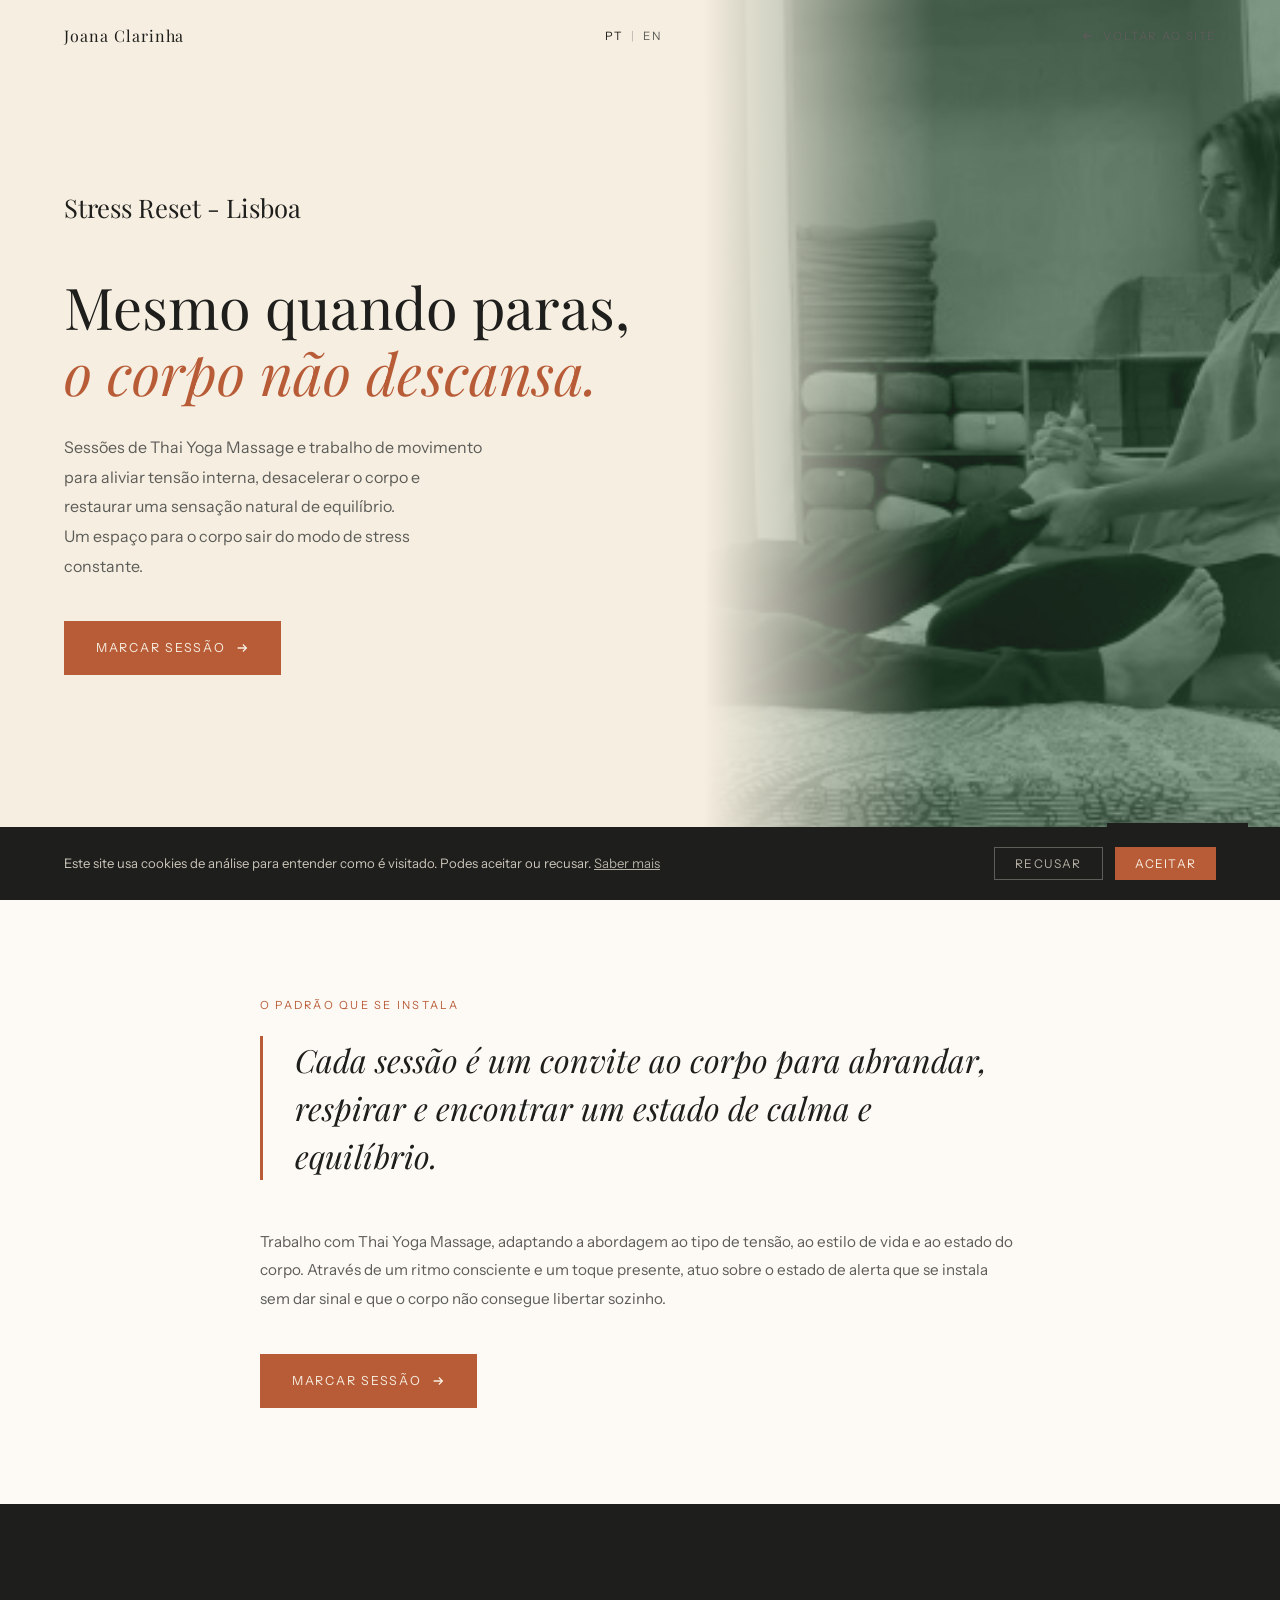
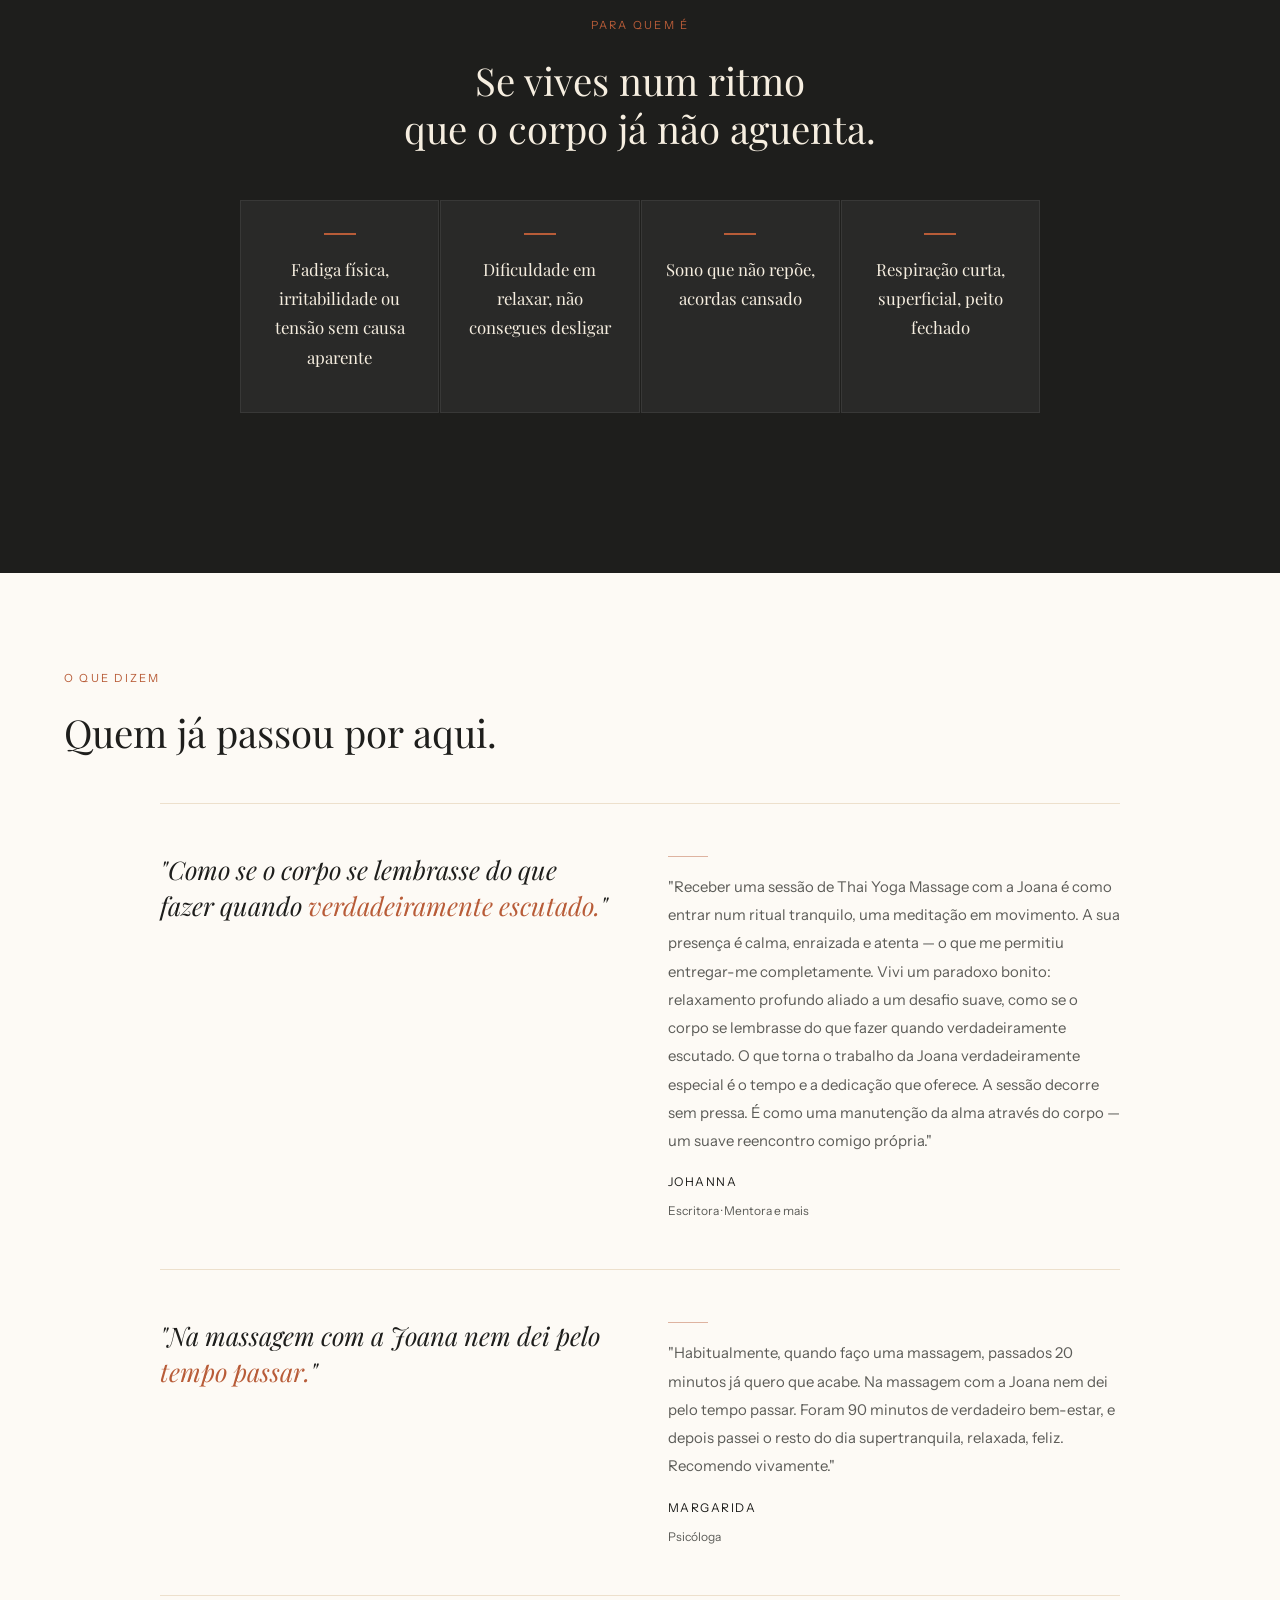
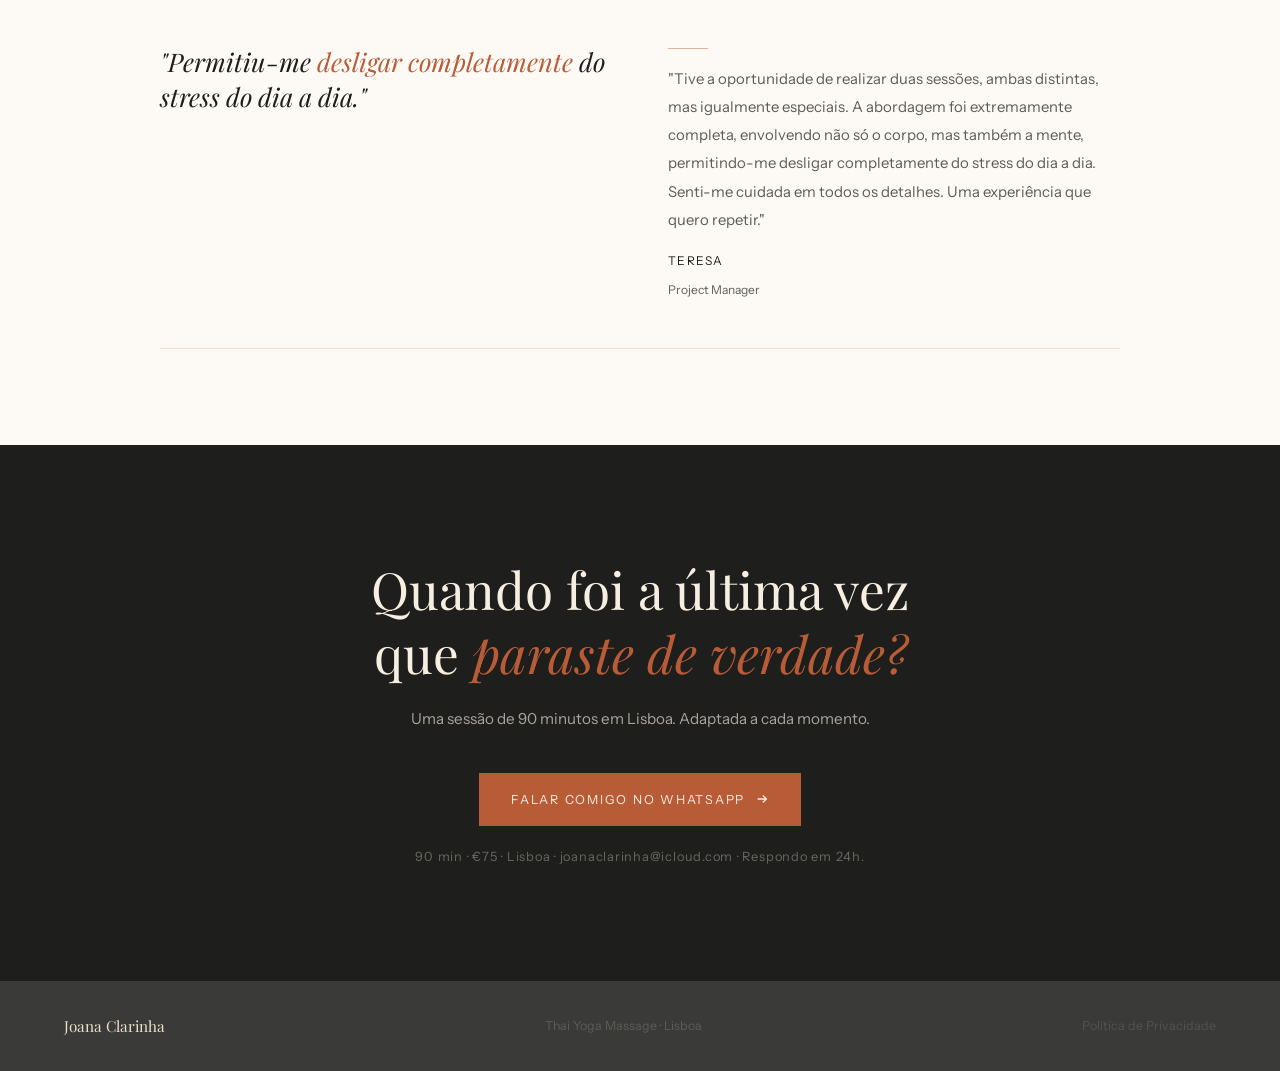
<file: lp-stress-reset.html>
<!DOCTYPE html>
<html lang="pt">
<head>
<meta charset="UTF-8">
<meta name="viewport" content="width=device-width, initial-scale=1.0">
<title>Stress e Reset em Lisboa · Thai Yoga Massage · Joana Clarinha</title>
<meta name="description" content="Vives sob pressão constante e o corpo não desliga mesmo quando paras? Thai Yoga Massage em Lisboa com Joana Clarinha. Reset real. 90 min · €75.">
<link rel="canonical" href="https://www.joanaclarinha.com/lp-stress-reset">
<link rel="alternate" hreflang="pt" href="https://www.joanaclarinha.com/lp-stress-reset.html" />
<link rel="alternate" hreflang="en" href="https://www.joanaclarinha.com/lp-stress-reset.en.html" />
<link rel="alternate" hreflang="x-default" href="https://www.joanaclarinha.com/lp-stress-reset.html" />
<meta property="og:title" content="Stress e Reset · Thai Yoga Massage Lisboa · Joana Clarinha">
<meta property="og:description" content="Para quem vive sob pressão e o corpo não desliga mesmo quando pára. Lisboa · 90 min · €75.">
<meta property="og:url" content="https://www.joanaclarinha.com/lp-stress-reset">
<meta property="og:locale" content="pt_PT">
<script type="application/ld+json">
{
  "@context": "https://schema.org",
  "@type": "Service",
  "name": "Thai Yoga Massage para Stress e Reset",
  "provider": { "@type": "Person", "name": "Joana Clarinha" },
  "areaServed": "Lisboa",
  "description": "Sessão de Thai Yoga Massage para regular o sistema nervoso, reduzir stress crónico e promover presença e equilíbrio.",
  "offers": { "@type": "Offer", "price": "75", "priceCurrency": "EUR" }
}
</script>
<link rel="preconnect" href="https://fonts.googleapis.com">
<link rel="preconnect" href="https://fonts.gstatic.com" crossorigin>
<link href="https://fonts.googleapis.com/css2?family=Playfair+Display:ital,wght@0,400;0,500;1,400&family=Instrument+Sans:wght@300;400&display=swap" rel="stylesheet">
<link rel="stylesheet" href="style.css">
</head>
<body class="lp lp-stress">

<nav id="nav">
  <a class="nav-brand" href="/">Joana Clarinha</a>
  <div class="lang-switch">
    <a href="/lp-stress-reset.html" class="lang-link active">PT</a>
    <span class="lang-sep">|</span>
    <a href="/lp-stress-reset.en.html" class="lang-link">EN</a>
  </div>
  <a class="nav-back" href="/">
    <svg viewBox="0 0 16 16" fill="none" stroke="currentColor" stroke-width="1.5"><path d="M13 8H3M7 4l-4 4 4 4"/></svg>
    Voltar ao site
  </a>
</nav>

<section id="hero">
  <div class="hero-text">
  <h1 class="hero-h1">  
  <span style="font-size: clamp(1.6rem,2vw,1.8rem)">Stress Reset - Lisboa</span><br>
  Mesmo quando paras,<br>
  <em>o corpo não descansa.</em>
</h1>
    <p class="hero-sub">Sessões de Thai Yoga Massage e trabalho de movimento para aliviar tensão interna, desacelerar o corpo e restaurar uma sensação natural de equilíbrio.<br>
    Um espaço para o corpo sair do modo de stress constante.</p>
    <a href="https://wa.me/351911504104?text=Olá%20Joana%2C%20vi%20a%20página%20de%20stress%20e%20reset%20e%20gostava%20de%20marcar%20uma%20sessão." class="btn">
      Marcar sessão
      <svg viewBox="0 0 16 16" fill="none" stroke="currentColor" stroke-width="1.5"><path d="M3 8h10M9 4l4 4-4 4"/></svg>
    </a>
  </div>
  <div class="hero-img">
    <img src="stress.jpeg" alt="Stress crónico e dificuldade em desligar" style="object-position: 90% center;" />
    <div class="hero-img-overlay"></div>
  </div>
</section>

<section id="assimetria">
  <div class="assim-inner">
    <p class="section-tag reveal">O padrão que se instala</p>
    <p class="assim-quote reveal">Cada sessão é um convite ao corpo para abrandar, respirar e encontrar um estado de calma e equilíbrio.</p>
    <p class="assim-body reveal">Trabalho com Thai Yoga Massage, adaptando a abordagem ao tipo de tensão, ao estilo de vida e ao estado do corpo. Através de um ritmo consciente e um toque presente, atuo sobre o estado de alerta que se instala sem dar sinal e que o corpo não consegue libertar sozinho.</p>
    <a href="https://wa.me/351911504104?text=Olá%20Joana%2C%20vi%20a%20página%20de%20stress%20e%20reset%20e%20gostava%20de%20marcar%20uma%20sessão." class="btn reveal">
      Marcar sessão
      <svg viewBox="0 0 16 16" fill="none" stroke="currentColor" stroke-width="1.5"><path d="M3 8h10M9 4l4 4-4 4"/></svg>
    </a>
  </div>
</section>

<section id="para-quem">
  <div class="sinais-inner">
    <p class="section-tag reveal">Para quem é</p>
    <h2 class="sinais-title reveal">Se vives num ritmo<br>que o corpo já não aguenta.</h2>
    <div class="sinais-grid">
      <div class="sinal reveal">
        <div class="sinal-icon"></div>
        <h3 class="sinal-h">Fadiga física, irritabilidade ou tensão sem causa aparente</h3>
      </div>
      <div class="sinal reveal d1">
        <div class="sinal-icon"></div>
        <h3 class="sinal-h">Dificuldade em relaxar, não consegues desligar</h3>
      </div>
      <div class="sinal reveal d2">
        <div class="sinal-icon"></div>
        <h3 class="sinal-h">Sono que não repõe, acordas cansado</h3>
      </div>
      <div class="sinal reveal d3">
        <div class="sinal-icon"></div>
        <h3 class="sinal-h">Respiração curta, superficial, peito fechado</h3>
      </div>
    </div>
  </div>
</section>



<section id="testemunhos">
  <div class="test-header reveal">
    <p class="section-tag">O que dizem</p>
    <h2 class="section-h2">Quem já passou por aqui.</h2>
  </div>
  <div class="test-grid">

    <div class="testemunho reveal">
      <p class="t-frase">"Como se o corpo se lembrasse do que fazer quando <em>verdadeiramente escutado.</em>"</p>
      <div class="t-right">
        <div class="t-divider"></div>
        <p class="t-texto">"Receber uma sessão de Thai Yoga Massage com a Joana é como entrar num ritual tranquilo, uma meditação em movimento. A sua presença é calma, enraizada e atenta — o que me permitiu entregar-me completamente. Vivi um paradoxo bonito: relaxamento profundo aliado a um desafio suave, como se o corpo se lembrasse do que fazer quando verdadeiramente escutado. O que torna o trabalho da Joana verdadeiramente especial é o tempo e a dedicação que oferece. A sessão decorre sem pressa. É como uma manutenção da alma através do corpo — um suave reencontro comigo própria."</p>
        <p class="t-autor">Johanna</p>
        <p class="t-contexto">Escritora · Mentora e mais</p>
      </div>
    </div>

    <div class="testemunho reveal">
      <p class="t-frase">"Na massagem com a Joana nem dei pelo <em>tempo passar.</em>"</p>
      <div class="t-right">
        <div class="t-divider"></div>
        <p class="t-texto">"Habitualmente, quando faço uma massagem, passados 20 minutos já quero que acabe. Na massagem com a Joana nem dei pelo tempo passar. Foram 90 minutos de verdadeiro bem-estar, e depois passei o resto do dia supertranquila, relaxada, feliz. Recomendo vivamente."</p>
        <p class="t-autor">Margarida</p>
        <p class="t-contexto">Psicóloga</p>
      </div>
    </div>

    <div class="testemunho reveal">
      <p class="t-frase">"Permitiu-me <em>desligar completamente</em> do stress do dia a dia."</p>
      <div class="t-right">
        <div class="t-divider"></div>
        <p class="t-texto">"Tive a oportunidade de realizar duas sessões, ambas distintas, mas igualmente especiais. A abordagem foi extremamente completa, envolvendo não só o corpo, mas também a mente, permitindo-me desligar completamente do stress do dia a dia. Senti-me cuidada em todos os detalhes. Uma experiência que quero repetir."</p>
        <p class="t-autor">Teresa</p>
        <p class="t-contexto">Project Manager</p>
      </div>
    </div>

  </div>
</section>

<section id="cta-final">
  <h2 class="cta-h2 reveal">Quando foi a última vez<br>que <em>paraste de verdade?</em></h2>
  <p class="cta-sub reveal">Uma sessão de 90 minutos em Lisboa. Adaptada a cada momento.</p>
  <a href="https://wa.me/351911504104?text=Olá%20Joana%2C%20vi%20a%20página%20de%20stress%20e%20reset%20e%20gostava%20de%20marcar%20uma%20sessão." class="btn reveal" style="margin:0 auto">
    Falar comigo no WhatsApp
    <svg viewBox="0 0 16 16" fill="none" stroke="currentColor" stroke-width="1.5"><path d="M3 8h10M9 4l4 4-4 4"/></svg>
  </a>
  <p class="cta-detail reveal">90 min · €75 · Lisboa · joanaclarinha@icloud.com · Respondo em 24h.</p>
</section>

<footer>
  <span class="footer-brand">Joana Clarinha</span>
  <span>Thai Yoga Massage · Lisboa</span>
  <a href="/politica-privacidade.html" style="color:var(--cinza3);font-size:0.78rem;text-decoration:none;opacity:0.7;">Política de Privacidade</a>
</footer>

<!-- COOKIE BANNER -->
<div id="cookie-banner" style="display:none;position:fixed;bottom:0;left:0;right:0;z-index:9999;background:var(--cinza);color:var(--cream);padding:1.25rem 5vw;display:flex;align-items:center;justify-content:space-between;gap:1.5rem;flex-wrap:wrap;font-size:0.82rem;line-height:1.6;">
  <p style="margin:0;color:rgba(246,238,224,0.8);max-width:600px;">Este site usa cookies de análise para entender como é visitado. Podes aceitar ou recusar. <a href="/politica-privacidade.html" style="color:var(--cream);opacity:0.7;text-decoration:underline;">Saber mais</a></p>
  <div style="display:flex;gap:0.75rem;flex-shrink:0;">
    <button id="cookie-reject" style="background:transparent;border:1px solid rgba(246,238,224,0.3);color:rgba(246,238,224,0.7);padding:0.5rem 1.25rem;font-family:var(--sans);font-size:0.75rem;letter-spacing:0.1em;text-transform:uppercase;cursor:pointer;">Recusar</button>
    <button id="cookie-accept" style="background:var(--terra);border:none;color:var(--cream);padding:0.5rem 1.25rem;font-family:var(--sans);font-size:0.75rem;letter-spacing:0.1em;text-transform:uppercase;cursor:pointer;">Aceitar</button>
  </div>
</div>

<script>
const nav=document.getElementById('nav');
window.addEventListener('scroll',()=>nav.classList.toggle('stuck',window.scrollY>50),{passive:true});
const ro=new IntersectionObserver(entries=>{entries.forEach(e=>{if(e.isIntersecting){e.target.classList.add('on');ro.unobserve(e.target)}})},{threshold:0.12});
document.querySelectorAll('.reveal').forEach(el=>ro.observe(el));
</script>

<script>
  function loadGA() {
    var s = document.createElement('script');
    s.async = true;
    s.src = 'https://www.googletagmanager.com/gtag/js?id=G-JRHJ9DXWGT';
    document.head.appendChild(s);
    window.dataLayer = window.dataLayer || [];
    function gtag(){dataLayer.push(arguments);}
    window.gtag = gtag;
    gtag('js', new Date());
    gtag('config', 'G-JRHJ9DXWGT');
  }
  var consent = localStorage.getItem('jc-cookie-consent');
  var banner = document.getElementById('cookie-banner');
  if (consent === 'accepted') { loadGA(); if (banner) banner.style.display = 'none'; }
  else if (consent === 'rejected') { if (banner) banner.style.display = 'none'; }
  else { if (banner) banner.style.display = 'flex'; }
  document.getElementById('cookie-accept').addEventListener('click', function() {
    localStorage.setItem('jc-cookie-consent', 'accepted'); loadGA(); banner.style.display = 'none';
  });
  document.getElementById('cookie-reject').addEventListener('click', function() {
    localStorage.setItem('jc-cookie-consent', 'rejected'); banner.style.display = 'none';
  });
</script>

<a href="https://wa.me/351911504104?text=Olá%20Joana%2C%20vi%20a%20página%20de%20stress%20e%20reset%20e%20gostava%20de%20falar%20primeiro." class="wa-float" target="_blank" rel="noopener" aria-label="Contactar Joana Clarinha no WhatsApp">
  <svg viewBox="0 0 24 24" fill="none" stroke="currentColor" stroke-width="1.5" stroke-linecap="round" stroke-linejoin="round">
    <path d="M21 11.5a8.38 8.38 0 01-.9 3.8 8.5 8.5 0 01-7.6 4.7 8.38 8.38 0 01-3.8-.9L3 21l1.9-5.7a8.38 8.38 0 01-.9-3.8 8.5 8.5 0 014.7-7.6 8.38 8.38 0 013.8-.9h.5a8.48 8.48 0 018 8v.5z"/>
  </svg>
  <div class="wa-float-label">
    <span class="wa-float-main">Fala comigo</span>
  </div>
</a>

</body>
</html>
</file>
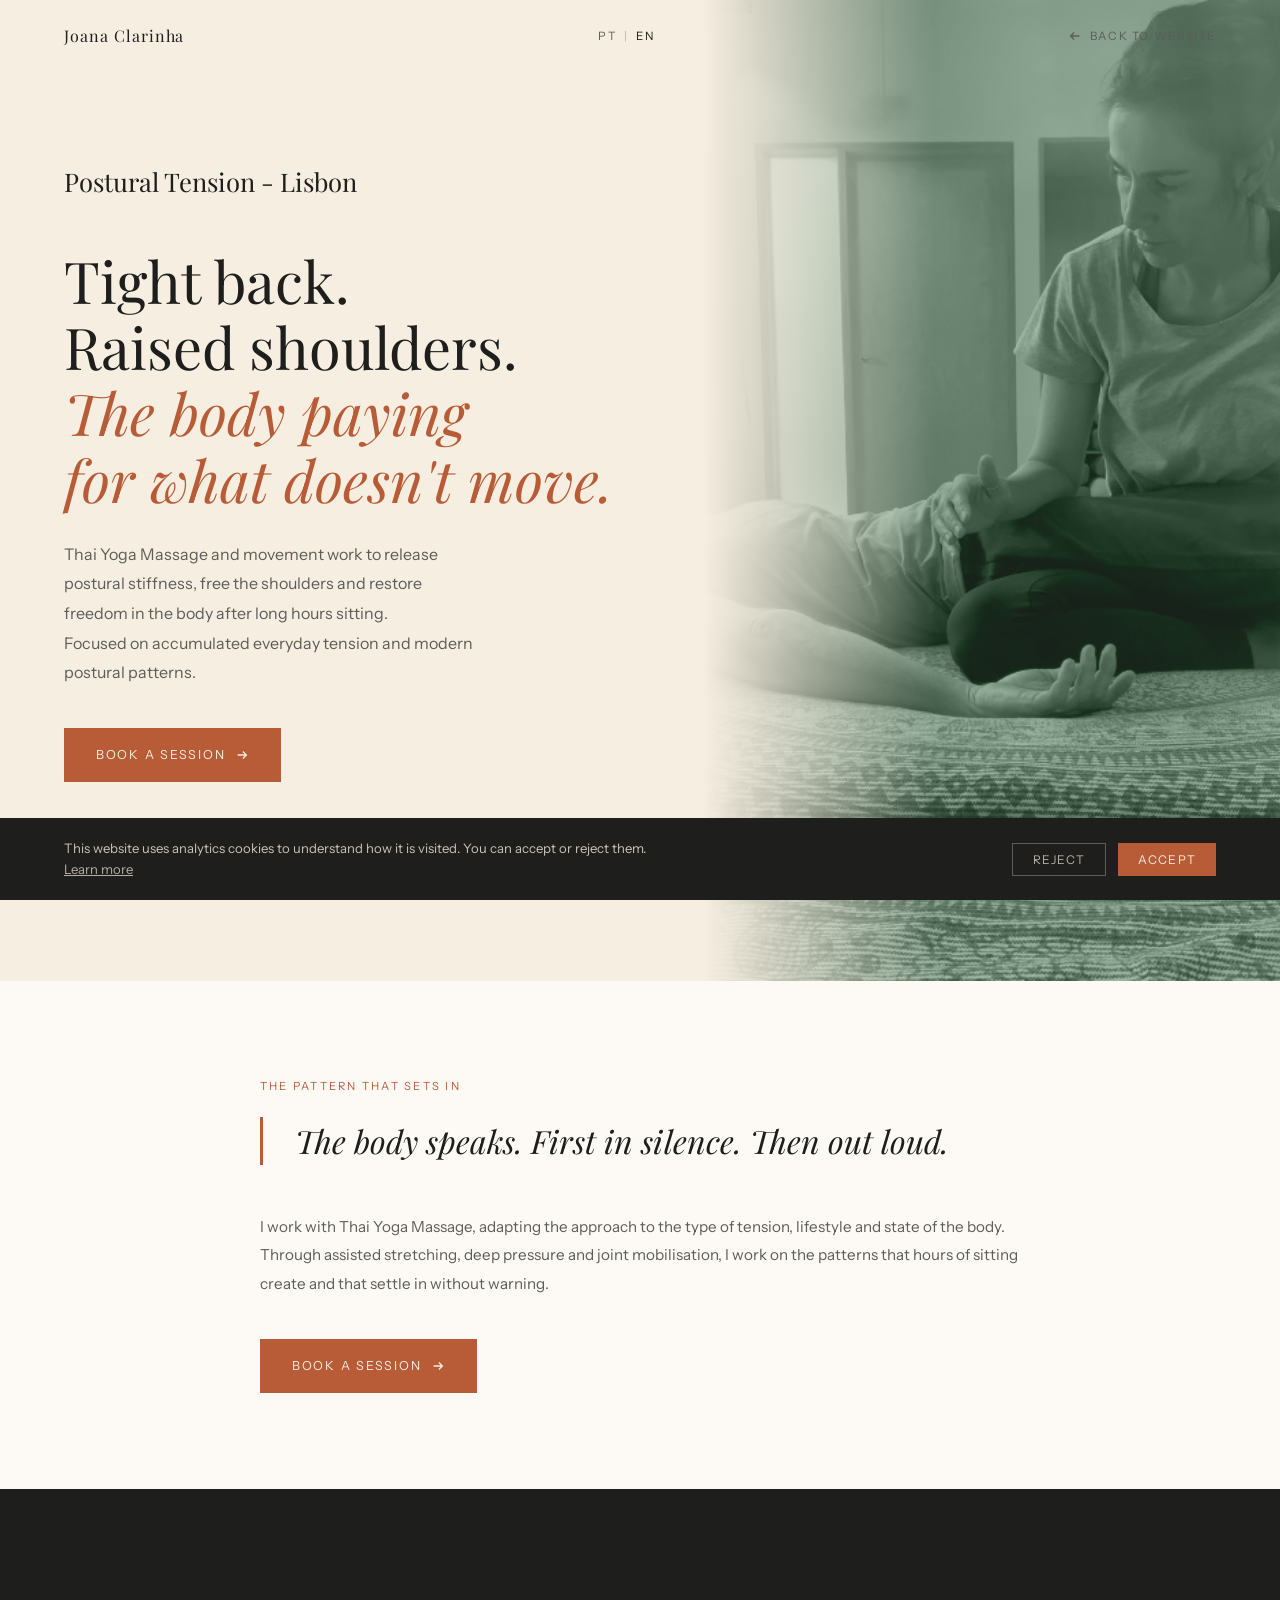
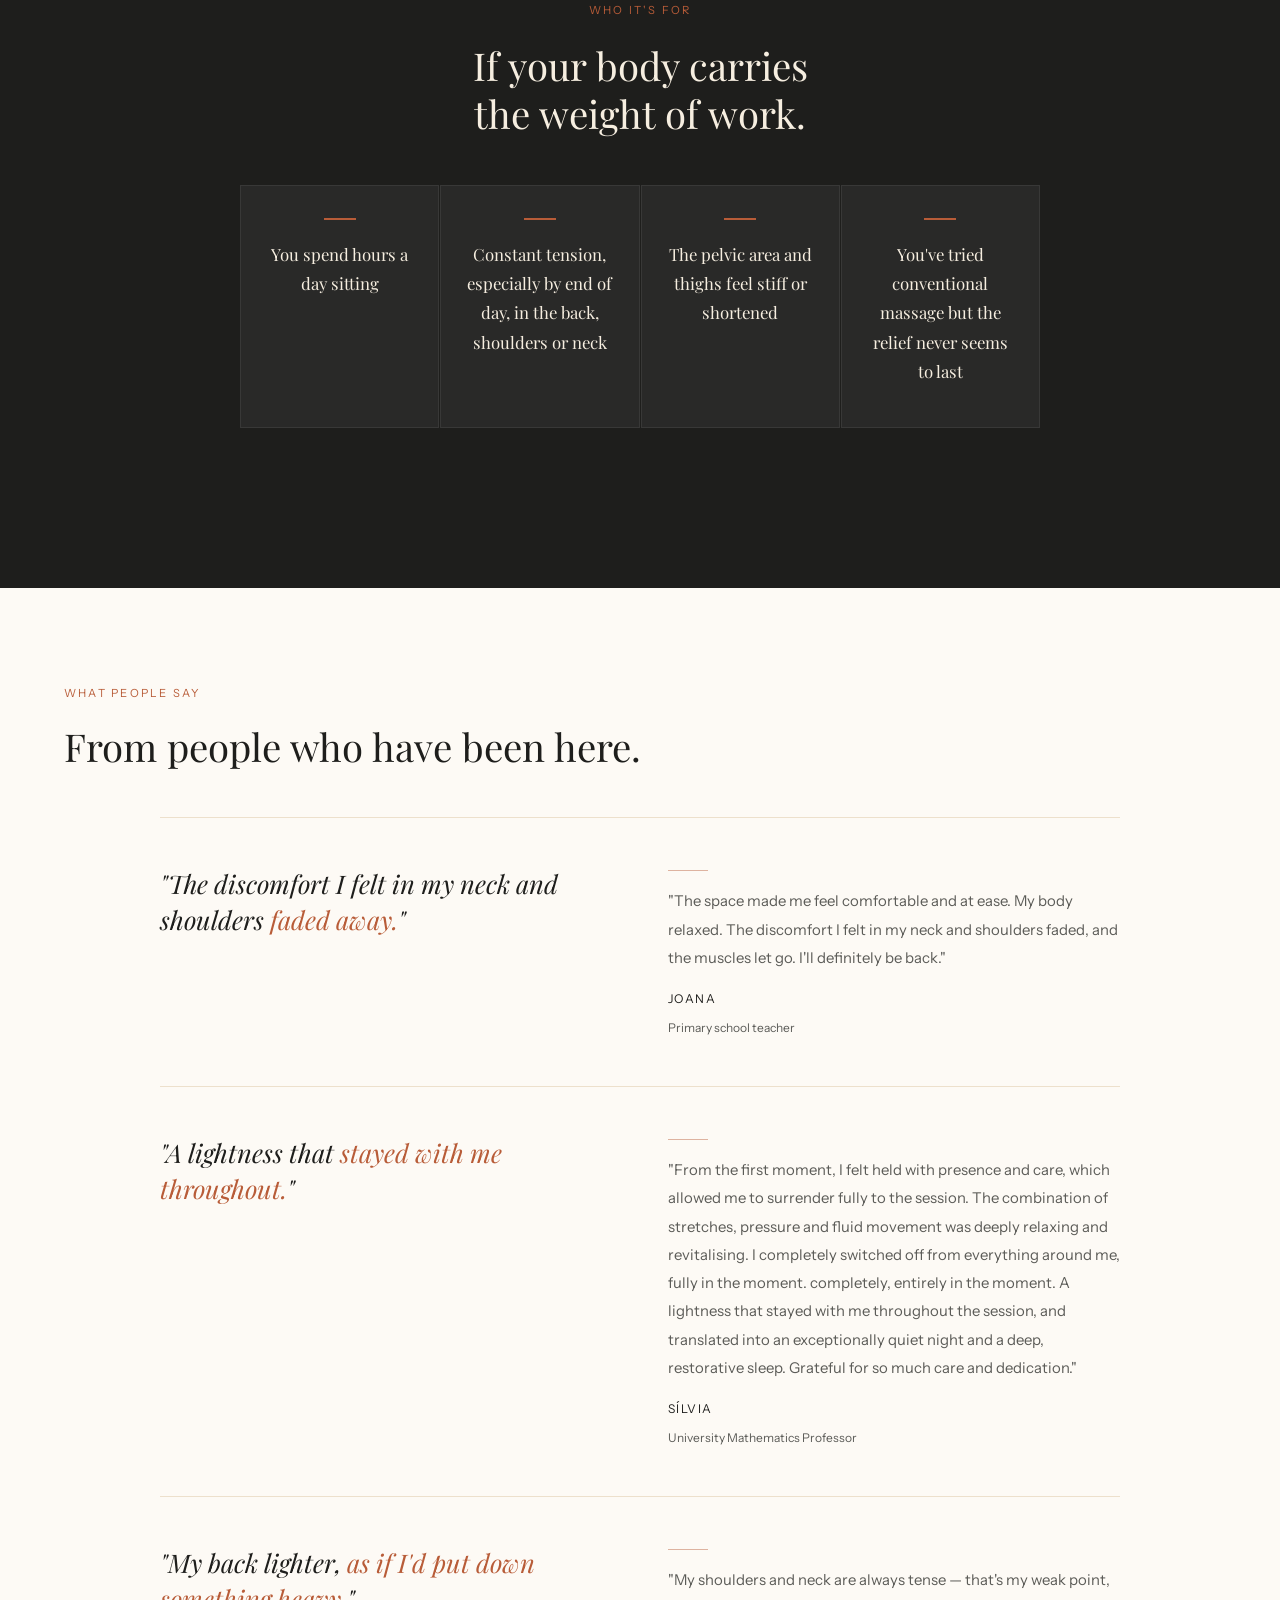
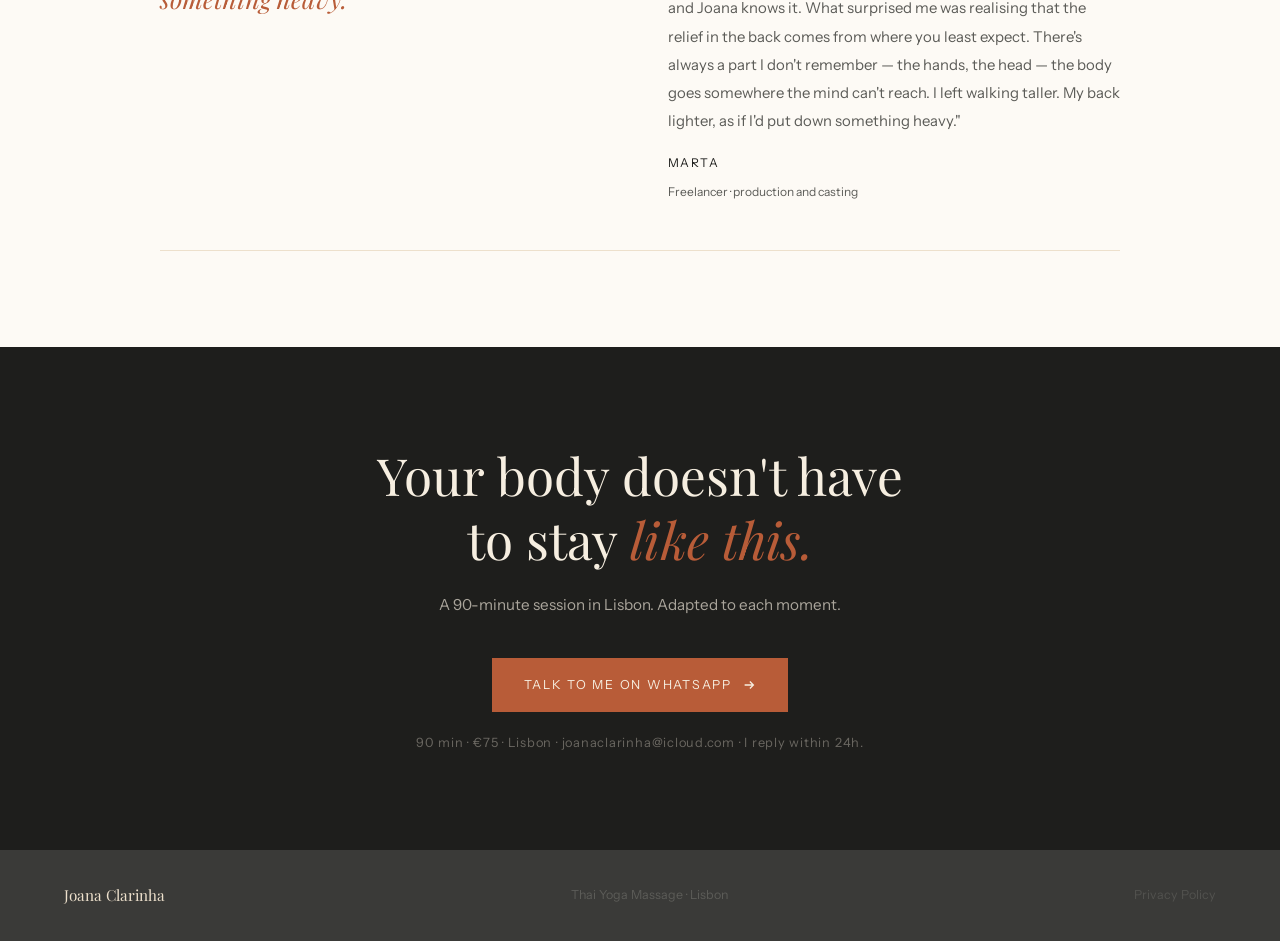
<file: lp-tensao-costas.en.html>
<!DOCTYPE html>
<html lang="en">
<head>
<meta charset="UTF-8">
<meta name="viewport" content="width=device-width, initial-scale=1.0">
<title>Postural Tension & Back Discomfort in Lisbon · Thai Yoga Massage · Joana Clarinha</title>
<meta name="description" content="Long hours at the computer and your back feels tight, shoulders raised or hips restricted? Thai Yoga Massage in Lisbon with Joana Clarinha. 90 min · €75.">
<link rel="canonical" href="https://www.joanaclarinha.com/lp-tensao-costas.en.html">
<link rel="alternate" hreflang="pt" href="https://www.joanaclarinha.com/lp-tensao-costas.html" />
<link rel="alternate" hreflang="en" href="https://www.joanaclarinha.com/lp-tensao-costas.en.html" />
<link rel="alternate" hreflang="x-default" href="https://www.joanaclarinha.com/lp-tensao-costas.html" />
<meta property="og:title" content="Postural Tension & Back Discomfort · Joana Clarinha · Lisbon">
<meta property="og:description" content="Thai Yoga Massage to release tension built from long hours at the computer. Lisbon · 90 min · €75.">
<meta property="og:url" content="https://www.joanaclarinha.com/lp-tensao-costas.en.html">
<meta property="og:locale" content="en_GB">
<script type="application/ld+json">
{
  "@context": "https://schema.org",
  "@type": "Service",
  "name": "Thai Yoga Massage for Postural Tension",
  "provider": { "@type": "Person", "name": "Joana Clarinha" },
  "areaServed": "Lisboa",
  "description": "Thai Yoga Massage session to release accumulated tension in the back, shoulders and pelvic area.",
  "offers": { "@type": "Offer", "price": "75", "priceCurrency": "EUR" }
}
</script>
<link rel="preconnect" href="https://fonts.googleapis.com">
<link rel="preconnect" href="https://fonts.gstatic.com" crossorigin>
<link href="https://fonts.googleapis.com/css2?family=Playfair+Display:ital,wght@0,400;0,500;1,400&family=Instrument+Sans:wght@300;400&display=swap" rel="stylesheet">
<link rel="stylesheet" href="style.css">
</head>
<body class="lp lp-tensao">

<nav id="nav">
  <a class="nav-brand" href="/">Joana Clarinha</a>
  <div class="lang-switch">
    <a href="/lp-tensao-costas.html" class="lang-link">PT</a>
    <span class="lang-sep">|</span>
    <a href="/lp-tensao-costas.en.html" class="lang-link active">EN</a>
  </div>
  <a class="nav-back" href="/">
    <svg viewBox="0 0 16 16" fill="none" stroke="currentColor" stroke-width="1.5"><path d="M13 8H3M7 4l-4 4 4 4"/></svg>
    Back to website
  </a>
</nav>

<section id="hero">
  <div class="hero-text">
  <h1 class="hero-h1">
  <span style="font-size: clamp(1.6rem,2vw,1.8rem)">Postural Tension - Lisbon</span><br>
  Tight back.<br>
  Raised shoulders.<br>
  <em>The body paying<br>for what doesn't move.</em>
</h1>
    <p class="hero-sub">Thai Yoga Massage and movement work to release postural stiffness, free the shoulders and restore freedom in the body after long hours sitting.<br>
    Focused on accumulated everyday tension and modern postural patterns.</p>
    <a href="https://wa.me/351911504104?text=Hi%20Joana%2C%20I%20saw%20the%20postural%20tension%20page%20and%20would%20like%20to%20book%20a%20session." class="btn">
      Book a session
      <svg viewBox="0 0 16 16" fill="none" stroke="currentColor" stroke-width="1.5"><path d="M3 8h10M9 4l4 4-4 4"/></svg>
    </a>
  </div>
  <div class="hero-img">
    <img src="tensao.jpeg" alt="Postural tension and back pain from working at a computer" />
    <div class="hero-img-overlay"></div>
  </div>
</section>

<section id="assimetria">
  <div class="assim-inner">
    <p class="section-tag reveal">The pattern that sets in</p>
    <p class="assim-quote reveal">The body speaks. First in silence. Then out loud.</p>
    <p class="assim-body reveal">I work with Thai Yoga Massage, adapting the approach to the type of tension, lifestyle and state of the body. Through assisted stretching, deep pressure and joint mobilisation, I work on the patterns that hours of sitting create and that settle in without warning.</p>
    <a href="https://wa.me/351911504104?text=Hi%20Joana%2C%20I%20saw%20the%20postural%20tension%20page%20and%20would%20like%20to%20book%20a%20session." class="btn reveal">
      Book a session
      <svg viewBox="0 0 16 16" fill="none" stroke="currentColor" stroke-width="1.5"><path d="M3 8h10M9 4l4 4-4 4"/></svg>
    </a>
  </div>
</section>

<section id="para-quem">
  <div class="sinais-inner">
    <p class="section-tag reveal">Who it's for</p>
    <h2 class="sinais-title reveal">If your body carries<br>the weight of work.</h2>
    <div class="sinais-grid">
      <div class="sinal reveal">
        <div class="sinal-icon"></div>
        <h3 class="sinal-h">You spend hours a day sitting</h3>
      </div>
      <div class="sinal reveal d1">
        <div class="sinal-icon"></div>
        <h3 class="sinal-h">Constant tension, especially by end of day, in the back, shoulders or neck</h3>
      </div>
      <div class="sinal reveal d2">
        <div class="sinal-icon"></div>
        <h3 class="sinal-h">The pelvic area and thighs feel stiff or shortened</h3>
      </div>
      <div class="sinal reveal d3">
        <div class="sinal-icon"></div>
        <h3 class="sinal-h">You've tried conventional massage but the relief never seems to last</h3>
      </div>
    </div>
  </div>
</section>

<section id="testemunhos">
  <div class="test-header reveal">
    <p class="section-tag">What people say</p>
    <h2 class="section-h2">From people who have been here.</h2>
  </div>
  <div class="test-list">

    <div class="testemunho reveal">
      <div class="t-frase">
        "The discomfort I felt in my neck and shoulders <em>faded away.</em>"
      </div>
      <div class="t-right">
        <div class="t-divider"></div>
        <p class="t-texto">"The space made me feel comfortable and at ease. My body relaxed. The discomfort I felt in my neck and shoulders faded, and the muscles let go. I'll definitely be back."</p>
        <p class="t-autor">Joana</p>
        <p class="t-contexto">Primary school teacher</p>
      </div>
    </div>

    <div class="testemunho reveal d1">
      <div class="t-frase">
        "A lightness that <em>stayed with me throughout.</em>"
      </div>
      <div class="t-right">
        <div class="t-divider"></div>
        <p class="t-texto">"From the first moment, I felt held with presence and care, which allowed me to surrender fully to the session. The combination of stretches, pressure and fluid movement was deeply relaxing and revitalising. I completely switched off from everything around me, fully in the moment. completely, entirely in the moment. A lightness that stayed with me throughout the session, and translated into an exceptionally quiet night and a deep, restorative sleep. Grateful for so much care and dedication."</p>
        <p class="t-autor">Sílvia</p>
        <p class="t-contexto">University Mathematics Professor</p>
      </div>
    </div>

    <div class="testemunho reveal d2">
      <div class="t-frase">
        "My back lighter, <em>as if I'd put down something heavy.</em>"
      </div>
      <div class="t-right">
        <div class="t-divider"></div>
        <p class="t-texto">"My shoulders and neck are always tense — that's my weak point, and Joana knows it. What surprised me was realising that the relief in the back comes from where you least expect. There's always a part I don't remember — the hands, the head — the body goes somewhere the mind can't reach. I left walking taller. My back lighter, as if I'd put down something heavy."</p>
        <p class="t-autor">Marta</p>
        <p class="t-contexto">Freelancer · production and casting</p>
      </div>
    </div>

  </div>
</section>

<section id="cta-final">
  <h2 class="cta-h2 reveal">Your body doesn't have<br>to stay <em>like this.</em></h2>
  <p class="cta-sub reveal">A 90-minute session in Lisbon. Adapted to each moment.</p>
  <a href="https://wa.me/351911504104?text=Hi%20Joana%2C%20I%20saw%20the%20postural%20tension%20page%20and%20would%20like%20to%20book%20a%20session." class="btn btn-wa reveal">
    Talk to me on WhatsApp
    <svg viewBox="0 0 16 16" fill="none" stroke="currentColor" stroke-width="1.5"><path d="M3 8h10M9 4l4 4-4 4"/></svg>
  </a>
  <p class="cta-detail reveal">90 min · €75 · Lisbon · joanaclarinha@icloud.com · I reply within 24h.</p>
</section>

<footer>
  <span class="footer-brand">Joana Clarinha</span>
  <span>Thai Yoga Massage · Lisbon</span>
  <a href="/privacy-policy.en.html" style="color:var(--cinza3);font-size:0.78rem;text-decoration:none;opacity:0.7;">Privacy Policy</a>
</footer>

<!-- COOKIE BANNER -->
<div id="cookie-banner" style="display:none;position:fixed;bottom:0;left:0;right:0;z-index:9999;background:var(--cinza);color:var(--cream);padding:1.25rem 5vw;display:flex;align-items:center;justify-content:space-between;gap:1.5rem;flex-wrap:wrap;font-size:0.82rem;line-height:1.6;">
  <p style="margin:0;color:rgba(246,238,224,0.8);max-width:600px;">This website uses analytics cookies to understand how it is visited. You can accept or reject them. <a href="/privacy-policy.en.html" style="color:var(--cream);opacity:0.7;text-decoration:underline;">Learn more</a></p>
  <div style="display:flex;gap:0.75rem;flex-shrink:0;">
    <button id="cookie-reject" style="background:transparent;border:1px solid rgba(246,238,224,0.3);color:rgba(246,238,224,0.7);padding:0.5rem 1.25rem;font-family:var(--sans);font-size:0.75rem;letter-spacing:0.1em;text-transform:uppercase;cursor:pointer;">Reject</button>
    <button id="cookie-accept" style="background:var(--terra);border:none;color:var(--cream);padding:0.5rem 1.25rem;font-family:var(--sans);font-size:0.75rem;letter-spacing:0.1em;text-transform:uppercase;cursor:pointer;">Accept</button>
  </div>
</div>

<script>
const nav=document.getElementById('nav');
window.addEventListener('scroll',()=>nav.classList.toggle('stuck',window.scrollY>50),{passive:true});
const ro=new IntersectionObserver(entries=>{entries.forEach(e=>{if(e.isIntersecting){e.target.classList.add('on');ro.unobserve(e.target)}})},{threshold:0.12});
document.querySelectorAll('.reveal').forEach(el=>ro.observe(el));
</script>

<a href="https://wa.me/351911504104?text=Hi%20Joana%2C%20I%20saw%20the%20postural%20tension%20page%20and%20have%20a%20question." class="wa-float" target="_blank" rel="noopener" aria-label="Contact Joana Clarinha on WhatsApp">
  <svg viewBox="0 0 24 24" fill="none" stroke="currentColor" stroke-width="1.5" stroke-linecap="round" stroke-linejoin="round">
    <path d="M21 11.5a8.38 8.38 0 01-.9 3.8 8.5 8.5 0 01-7.6 4.7 8.38 8.38 0 01-3.8-.9L3 21l1.9-5.7a8.38 8.38 0 01-.9-3.8 8.5 8.5 0 014.7-7.6 8.38 8.38 0 013.8-.9h.5a8.48 8.48 0 018 8v.5z"/>
  </svg>
  <div class="wa-float-label">
    <span class="wa-float-main">Talk to me</span>
  </div>
</a>

<script>
  function loadGA() {
    var s = document.createElement('script');
    s.async = true;
    s.src = 'https://www.googletagmanager.com/gtag/js?id=G-JRHJ9DXWGT';
    document.head.appendChild(s);
    window.dataLayer = window.dataLayer || [];
    function gtag(){dataLayer.push(arguments);}
    window.gtag = gtag;
    gtag('js', new Date());
    gtag('config', 'G-JRHJ9DXWGT');
  }
  var consent = localStorage.getItem('jc-cookie-consent');
  var banner = document.getElementById('cookie-banner');
  if (consent === 'accepted') { loadGA(); if (banner) banner.style.display = 'none'; }
  else if (consent === 'rejected') { if (banner) banner.style.display = 'none'; }
  else { if (banner) banner.style.display = 'flex'; }
  document.getElementById('cookie-accept').addEventListener('click', function() {
    localStorage.setItem('jc-cookie-consent', 'accepted'); loadGA(); banner.style.display = 'none';
  });
  document.getElementById('cookie-reject').addEventListener('click', function() {
    localStorage.setItem('jc-cookie-consent', 'rejected'); banner.style.display = 'none';
  });
</script>
</body>
</html>
</file>
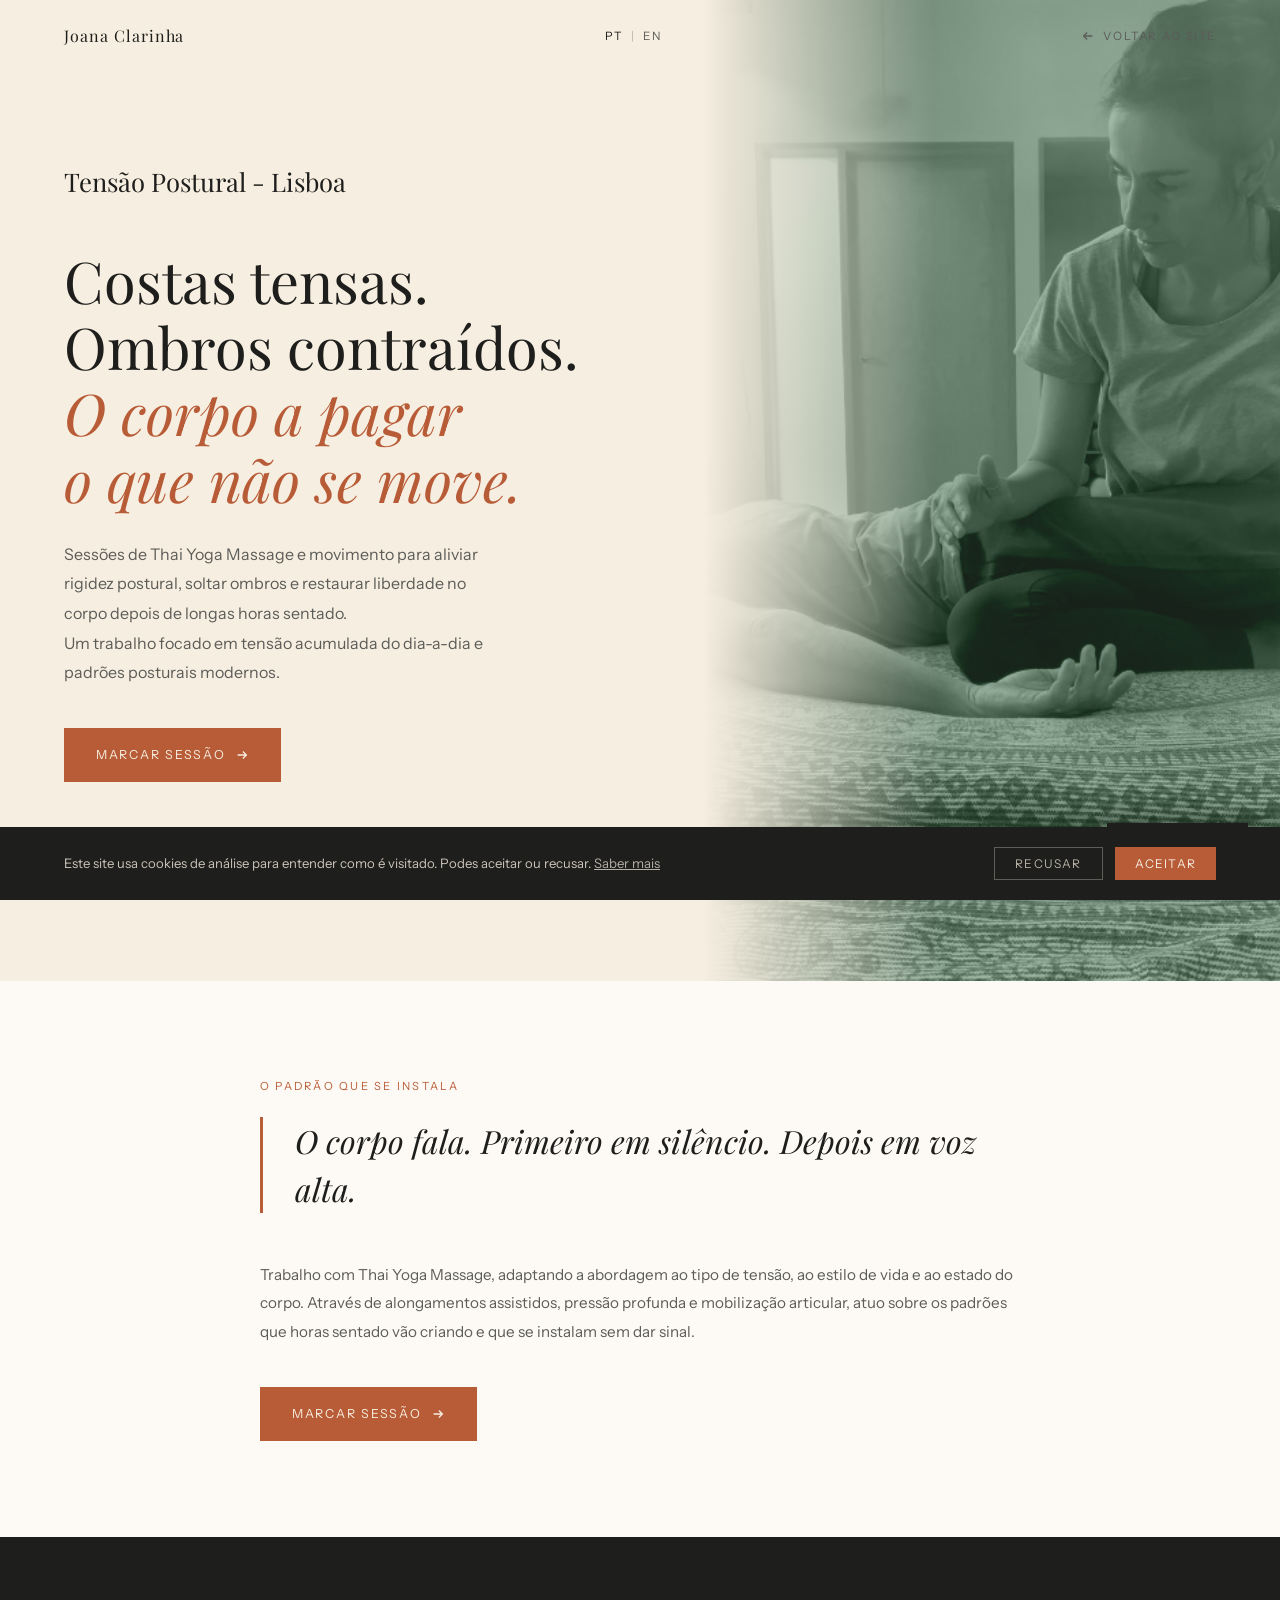
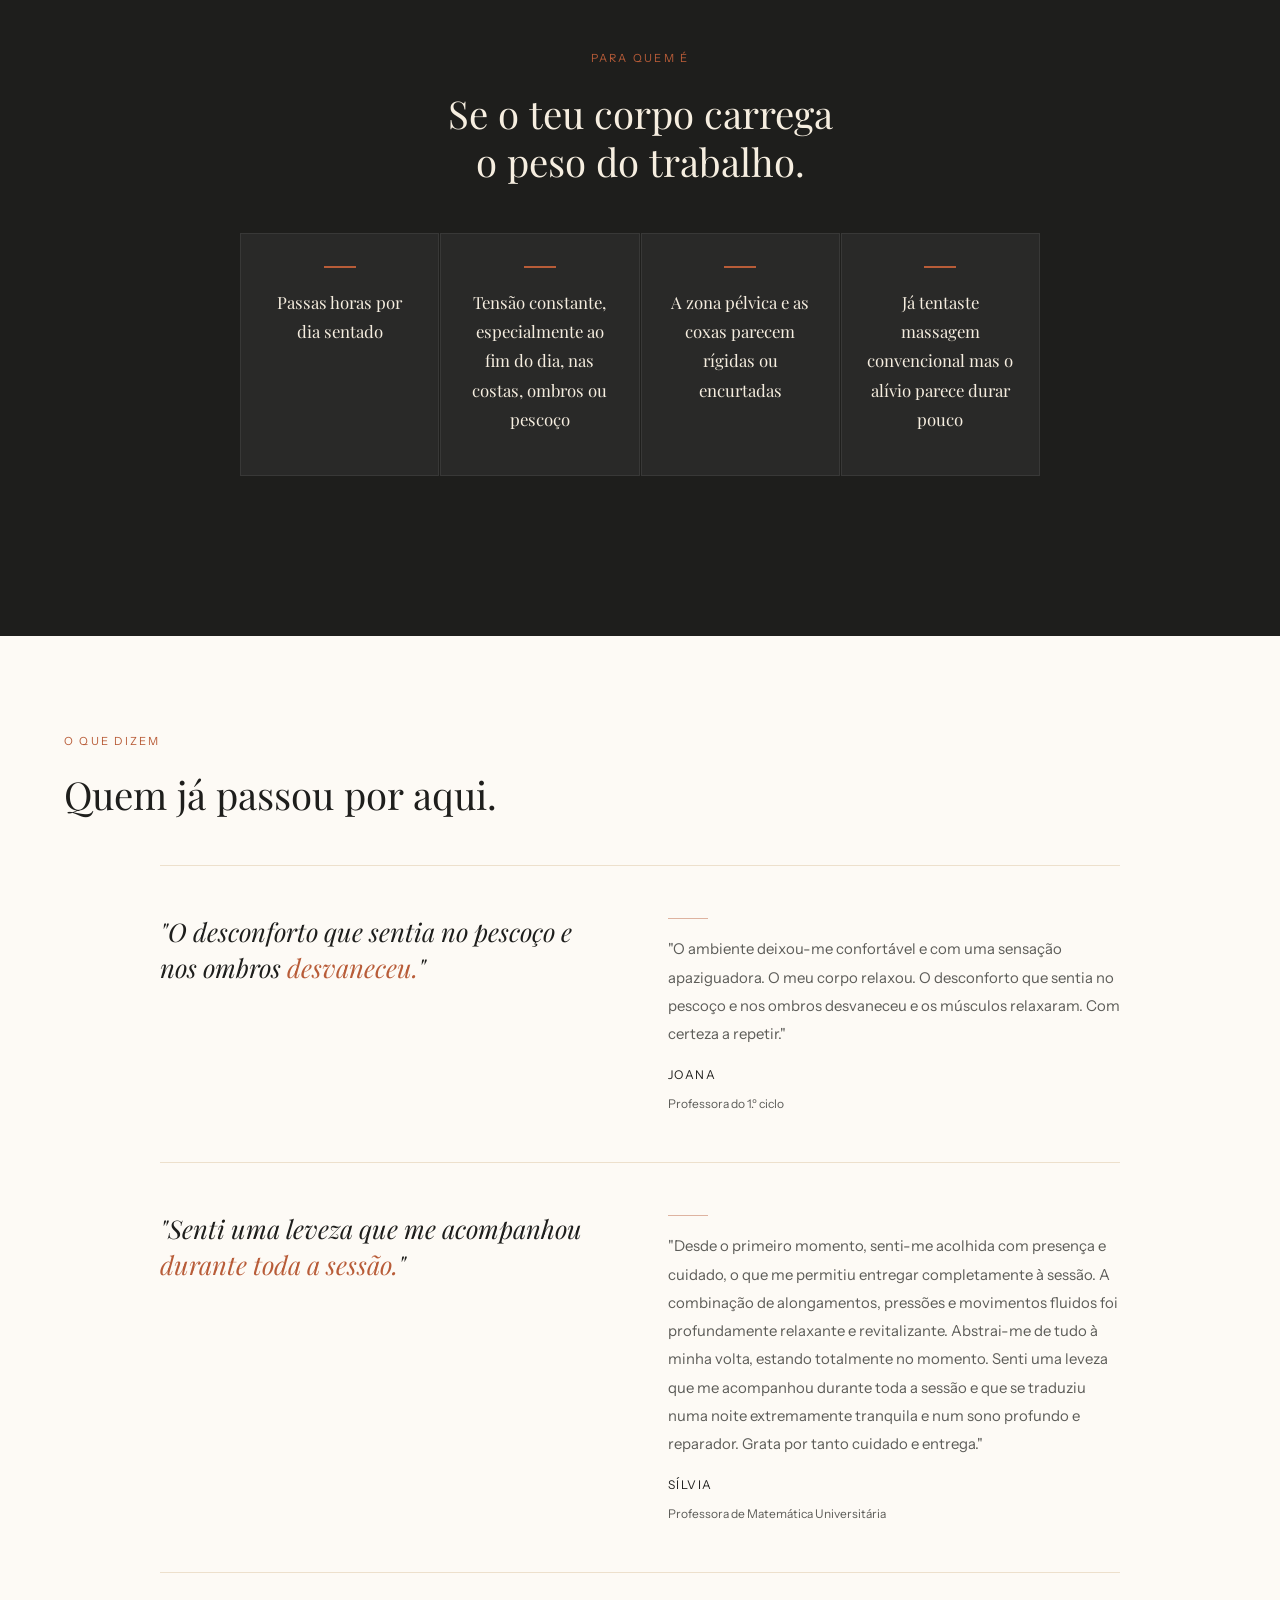
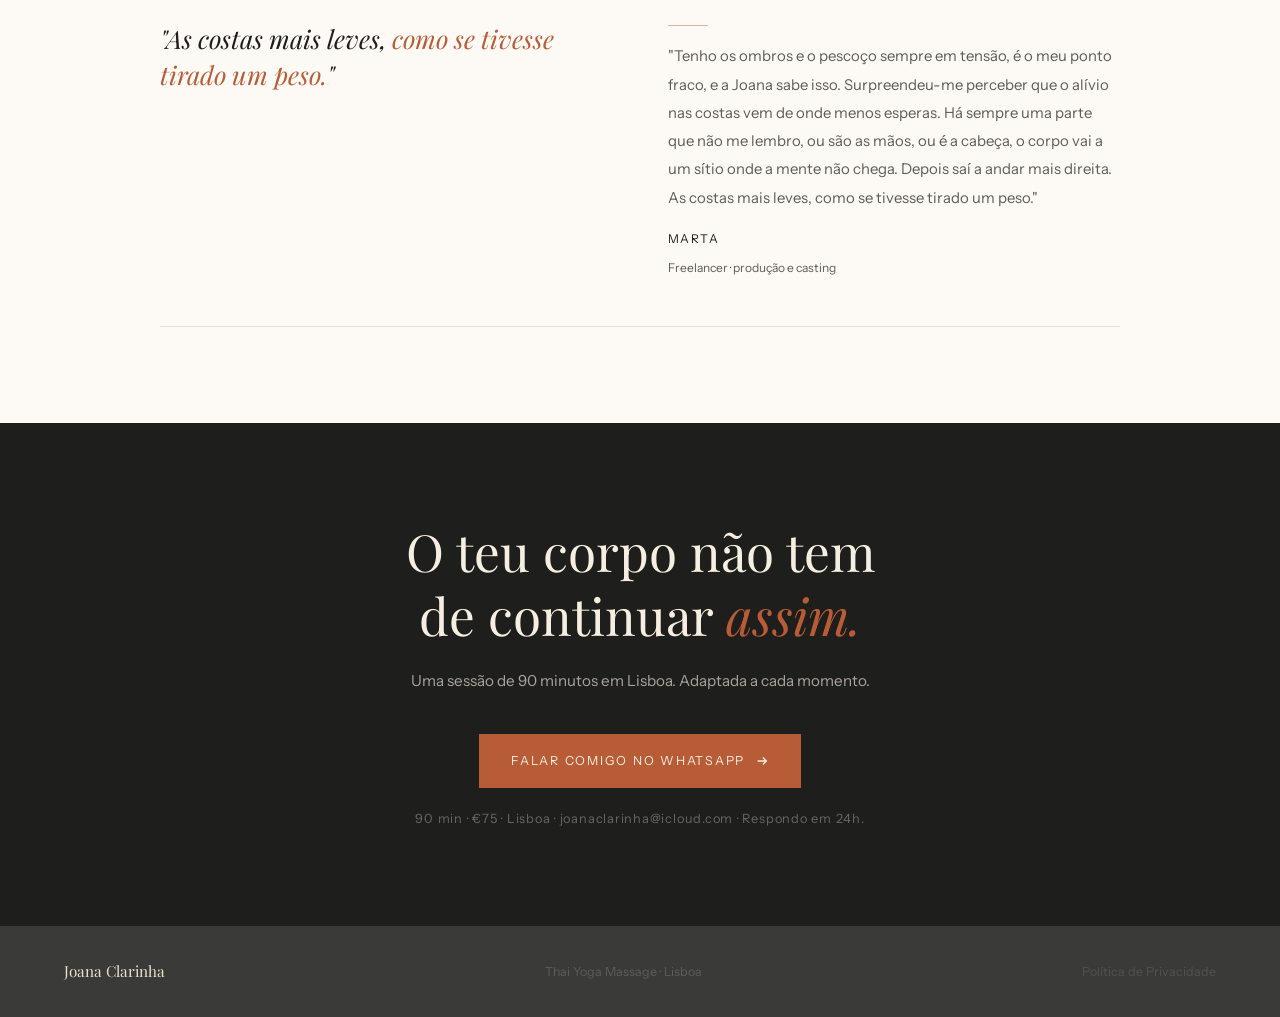
<file: lp-tensao-costas.html>
<!DOCTYPE html>
<html lang="pt">
<head>
<meta charset="UTF-8">
<meta name="viewport" content="width=device-width, initial-scale=1.0">
<title>Dores nas Costas e Tensão Postural em Lisboa · Joana Clarinha</title>
<meta name="description" content="Passas muitas horas ao computador e sentes as costas tensas, ombros contraídos ou a zona pélvica bloqueada? Thai Yoga Massage em Lisboa com Joana Clarinha. 90 min · €75.">
<link rel="canonical" href="https://www.joanaclarinha.com/tensao-costas">
<link rel="alternate" hreflang="pt" href="https://www.joanaclarinha.com/lp-tensao-costas.html" />
<link rel="alternate" hreflang="en" href="https://www.joanaclarinha.com/lp-tensao-costas.en.html" />
<link rel="alternate" hreflang="x-default" href="https://www.joanaclarinha.com/lp-tensao-costas.html" />
<meta property="og:title" content="Dores nas Costas e Tensão Postural · Joana Clarinha · Lisboa">
<meta property="og:description" content="Thai Yoga Massage para libertar tensão acumulada por horas ao computador. Lisboa · 90 min · €75.">
<meta property="og:url" content="https://www.joanaclarinha.com/tensao-costas">
<meta property="og:locale" content="pt_PT">
<script type="application/ld+json">
{
  "@context": "https://schema.org",
  "@type": "Service",
  "name": "Thai Yoga Massage para Tensão Postural",
  "provider": { "@type": "Person", "name": "Joana Clarinha" },
  "areaServed": "Lisboa",
  "description": "Sessão de Thai Yoga Massage para libertar tensão acumulada nas costas, ombros e zona pélvica.",
  "offers": { "@type": "Offer", "price": "75", "priceCurrency": "EUR" }
}
</script>
<link rel="preconnect" href="https://fonts.googleapis.com">
<link rel="preconnect" href="https://fonts.gstatic.com" crossorigin>
<link href="https://fonts.googleapis.com/css2?family=Playfair+Display:ital,wght@0,400;0,500;1,400&family=Instrument+Sans:wght@300;400&display=swap" rel="stylesheet">
<link rel="stylesheet" href="style.css">
</head>
<body class="lp lp-tensao">

<nav id="nav">
  <a class="nav-brand" href="/">Joana Clarinha</a>
  <div class="lang-switch">
    <a href="/lp-tensao-costas.html" class="lang-link active">PT</a>
    <span class="lang-sep">|</span>
    <a href="/lp-tensao-costas.en.html" class="lang-link">EN</a>
  </div>
  <a class="nav-back" href="/">
    <svg viewBox="0 0 16 16" fill="none" stroke="currentColor" stroke-width="1.5"><path d="M13 8H3M7 4l-4 4 4 4"/></svg>
    Voltar ao site
  </a>
</nav>

<section id="hero">
  <div class="hero-text">
  <h1 class="hero-h1">
  <span style="font-size: clamp(1.6rem,2vw,1.8rem)">Tensão Postural - Lisboa</span><br>
  Costas tensas.<br>
  Ombros contraídos.<br>
  <em>O corpo a pagar<br>o que não se move.</em>
</h1>
    <p class="hero-sub">Sessões de Thai Yoga Massage e movimento para aliviar rigidez postural, soltar ombros e restaurar liberdade no corpo depois de longas horas sentado.<br>
    Um trabalho focado em tensão acumulada do dia-a-dia e padrões posturais modernos.</p>
    <a href="https://wa.me/351911504104?text=Olá%20Joana%2C%20vi%20a%20página%20de%20tensão%20postural%20e%20gostava%20de%20marcar%20uma%20sessão." class="btn">
      Marcar sessão
      <svg viewBox="0 0 16 16" fill="none" stroke="currentColor" stroke-width="1.5"><path d="M3 8h10M9 4l4 4-4 4"/></svg>
    </a>
  </div>
  <div class="hero-img">
    <img src="tensao.jpeg" alt="Tensão postural e dores nas costas por trabalhar ao computador" />
    <div class="hero-img-overlay"></div>
  </div>
</section>

<section id="assimetria">
  <div class="assim-inner">
    <p class="section-tag reveal">O padrão que se instala</p>
    <p class="assim-quote reveal">O corpo fala. Primeiro em silêncio. Depois em voz alta.</p>
    <p class="assim-body reveal">Trabalho com Thai Yoga Massage, adaptando a abordagem ao tipo de tensão, ao estilo de vida e ao estado do corpo. Através de alongamentos assistidos, pressão profunda e mobilização articular, atuo sobre os padrões que horas sentado vão criando e que se instalam sem dar sinal.</p>
    <a href="https://wa.me/351911504104?text=Olá%20Joana%2C%20vi%20a%20página%20de%20tensão%20postural%20e%20gostava%20de%20marcar%20uma%20sessão." class="btn reveal">
      Marcar sessão
      <svg viewBox="0 0 16 16" fill="none" stroke="currentColor" stroke-width="1.5"><path d="M3 8h10M9 4l4 4-4 4"/></svg>
    </a>
  </div>
</section>

<section id="para-quem">
  <div class="sinais-inner">
    <p class="section-tag reveal">Para quem é</p>
    <h2 class="sinais-title reveal">Se o teu corpo carrega<br>o peso do trabalho.</h2>
    <div class="sinais-grid">
      <div class="sinal reveal">
        <div class="sinal-icon"></div>
        <h3 class="sinal-h">Passas horas por dia sentado</h3>
      </div>
      <div class="sinal reveal d1">
        <div class="sinal-icon"></div>
        <h3 class="sinal-h">Tensão constante, especialmente ao fim do dia, nas costas, ombros ou pescoço</h3>
      </div>
      <div class="sinal reveal d2">
        <div class="sinal-icon"></div>
        <h3 class="sinal-h">A zona pélvica e as coxas parecem rígidas ou encurtadas</h3>
      </div>
      <div class="sinal reveal d3">
        <div class="sinal-icon"></div>
        <h3 class="sinal-h">Já tentaste massagem convencional mas o alívio parece durar pouco</h3>
      </div>
    </div>
  </div>
</section>


<section id="testemunhos">
  <div class="test-header reveal">
    <p class="section-tag">O que dizem</p>
    <h2 class="section-h2">Quem já passou por aqui.</h2>
  </div>
  <div class="test-list">

    <div class="testemunho reveal">
      <div class="t-frase">
        "O desconforto que sentia no pescoço e nos ombros <em>desvaneceu.</em>"
      </div>
      <div class="t-right">
        <div class="t-divider"></div>
        <p class="t-texto">"O ambiente deixou-me confortável e com uma sensação apaziguadora. O meu corpo relaxou. O desconforto que sentia no pescoço e nos ombros desvaneceu e os músculos relaxaram. Com certeza a repetir."</p>
        <p class="t-autor">Joana</p>
        <p class="t-contexto">Professora do 1.º ciclo</p>
      </div>
    </div>

    <div class="testemunho reveal d1">
      <div class="t-frase">
        "Senti uma leveza que me acompanhou <em>durante toda a sessão.</em>"
      </div>
      <div class="t-right">
        <div class="t-divider"></div>
        <p class="t-texto">"Desde o primeiro momento, senti-me acolhida com presença e cuidado, o que me permitiu entregar completamente à sessão. A combinação de alongamentos, pressões e movimentos fluidos foi profundamente relaxante e revitalizante. Abstrai-me de tudo à minha volta, estando totalmente no momento. Senti uma leveza que me acompanhou durante toda a sessão e que se traduziu numa noite extremamente tranquila e num sono profundo e reparador. Grata por tanto cuidado e entrega."</p>
        <p class="t-autor">Sílvia</p>
        <p class="t-contexto">Professora de Matemática Universitária</p>
      </div>
    </div>

    <div class="testemunho reveal d2">
      <div class="t-frase">
        "As costas mais leves, <em>como se tivesse tirado um peso.</em>"
      </div>
      <div class="t-right">
        <div class="t-divider"></div>
        <p class="t-texto">"Tenho os ombros e o pescoço sempre em tensão, é o meu ponto fraco, e a Joana sabe isso. Surpreendeu-me perceber que o alívio nas costas vem de onde menos esperas. Há sempre uma parte que não me lembro, ou são as mãos, ou é a cabeça, o corpo vai a um sítio onde a mente não chega. Depois saí a andar mais direita. As costas mais leves, como se tivesse tirado um peso."</p>
        <p class="t-autor">Marta</p>
        <p class="t-contexto">Freelancer · produção e casting</p>
      </div>
    </div>

  </div>
</section>

<section id="cta-final">
  <h2 class="cta-h2 reveal">O teu corpo não tem<br>de continuar <em>assim.</em></h2>
  <p class="cta-sub reveal">Uma sessão de 90 minutos em Lisboa. Adaptada a cada momento.</p>
  <a href="https://wa.me/351911504104?text=Olá%20Joana%2C%20vi%20a%20página%20de%20tensão%20postural%20e%20gostava%20de%20marcar%20uma%20sessão." class="btn btn-wa reveal">
    Falar comigo no WhatsApp
    <svg viewBox="0 0 16 16" fill="none" stroke="currentColor" stroke-width="1.5"><path d="M3 8h10M9 4l4 4-4 4"/></svg>
  </a>
  <p class="cta-detail reveal">90 min · €75 · Lisboa · joanaclarinha@icloud.com · Respondo em 24h.</p>
</section>

<footer>
  <span class="footer-brand">Joana Clarinha</span>
  <span>Thai Yoga Massage · Lisboa</span>
  <a href="/politica-privacidade.html" style="color:var(--cinza3);font-size:0.78rem;text-decoration:none;opacity:0.7;">Política de Privacidade</a>
</footer>

<!-- COOKIE BANNER -->
<div id="cookie-banner" style="display:none;position:fixed;bottom:0;left:0;right:0;z-index:9999;background:var(--cinza);color:var(--cream);padding:1.25rem 5vw;display:flex;align-items:center;justify-content:space-between;gap:1.5rem;flex-wrap:wrap;font-size:0.82rem;line-height:1.6;">
  <p style="margin:0;color:rgba(246,238,224,0.8);max-width:600px;">Este site usa cookies de análise para entender como é visitado. Podes aceitar ou recusar. <a href="/politica-privacidade.html" style="color:var(--cream);opacity:0.7;text-decoration:underline;">Saber mais</a></p>
  <div style="display:flex;gap:0.75rem;flex-shrink:0;">
    <button id="cookie-reject" style="background:transparent;border:1px solid rgba(246,238,224,0.3);color:rgba(246,238,224,0.7);padding:0.5rem 1.25rem;font-family:var(--sans);font-size:0.75rem;letter-spacing:0.1em;text-transform:uppercase;cursor:pointer;">Recusar</button>
    <button id="cookie-accept" style="background:var(--terra);border:none;color:var(--cream);padding:0.5rem 1.25rem;font-family:var(--sans);font-size:0.75rem;letter-spacing:0.1em;text-transform:uppercase;cursor:pointer;">Aceitar</button>
  </div>
</div>

<script>
const nav=document.getElementById('nav');
window.addEventListener('scroll',()=>nav.classList.toggle('stuck',window.scrollY>50),{passive:true});
const ro=new IntersectionObserver(entries=>{entries.forEach(e=>{if(e.isIntersecting){e.target.classList.add('on');ro.unobserve(e.target)}})},{threshold:0.12});
document.querySelectorAll('.reveal').forEach(el=>ro.observe(el));
</script>

<a href="https://wa.me/351911504104?text=Olá%20Joana%2C%20vi%20a%20página%20de%20tensão%20postural%20e%20gostava%20de%20falar%20primeiro." class="wa-float" target="_blank" rel="noopener" aria-label="Contactar Joana Clarinha no WhatsApp">
  <svg viewBox="0 0 24 24" fill="none" stroke="currentColor" stroke-width="1.5" stroke-linecap="round" stroke-linejoin="round">
    <path d="M21 11.5a8.38 8.38 0 01-.9 3.8 8.5 8.5 0 01-7.6 4.7 8.38 8.38 0 01-3.8-.9L3 21l1.9-5.7a8.38 8.38 0 01-.9-3.8 8.5 8.5 0 014.7-7.6 8.38 8.38 0 013.8-.9h.5a8.48 8.48 0 018 8v.5z"/>
  </svg>
  <div class="wa-float-label">
    <span class="wa-float-main">Fala comigo</span>
  </div>
</a>


<script>
  function loadGA() {
    var s = document.createElement('script');
    s.async = true;
    s.src = 'https://www.googletagmanager.com/gtag/js?id=G-JRHJ9DXWGT';
    document.head.appendChild(s);
    window.dataLayer = window.dataLayer || [];
    function gtag(){dataLayer.push(arguments);}
    window.gtag = gtag;
    gtag('js', new Date());
    gtag('config', 'G-JRHJ9DXWGT');
  }
  var consent = localStorage.getItem('jc-cookie-consent');
  var banner = document.getElementById('cookie-banner');
  if (consent === 'accepted') { loadGA(); if (banner) banner.style.display = 'none'; }
  else if (consent === 'rejected') { if (banner) banner.style.display = 'none'; }
  else { if (banner) banner.style.display = 'flex'; }
  document.getElementById('cookie-accept').addEventListener('click', function() {
    localStorage.setItem('jc-cookie-consent', 'accepted'); loadGA(); banner.style.display = 'none';
  });
  document.getElementById('cookie-reject').addEventListener('click', function() {
    localStorage.setItem('jc-cookie-consent', 'rejected'); banner.style.display = 'none';
  });
</script>
</body>
</html>
</file>
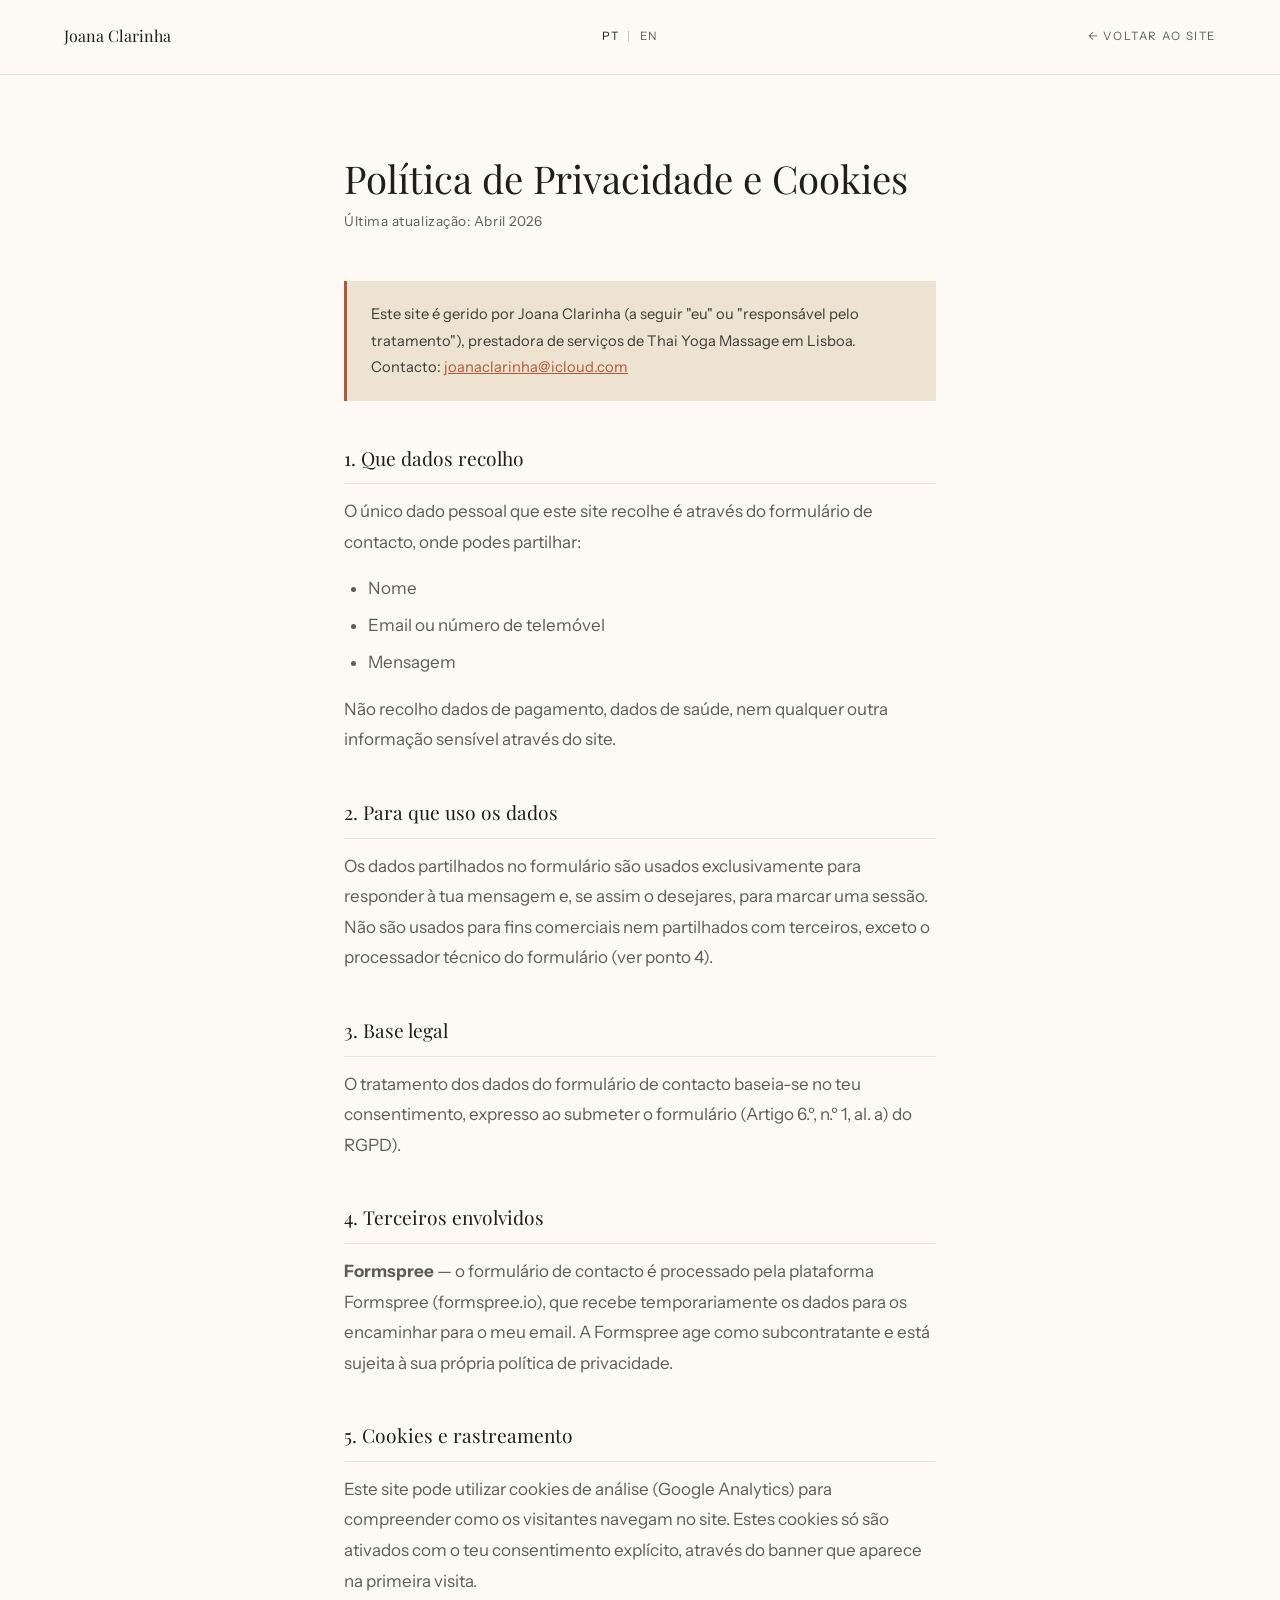
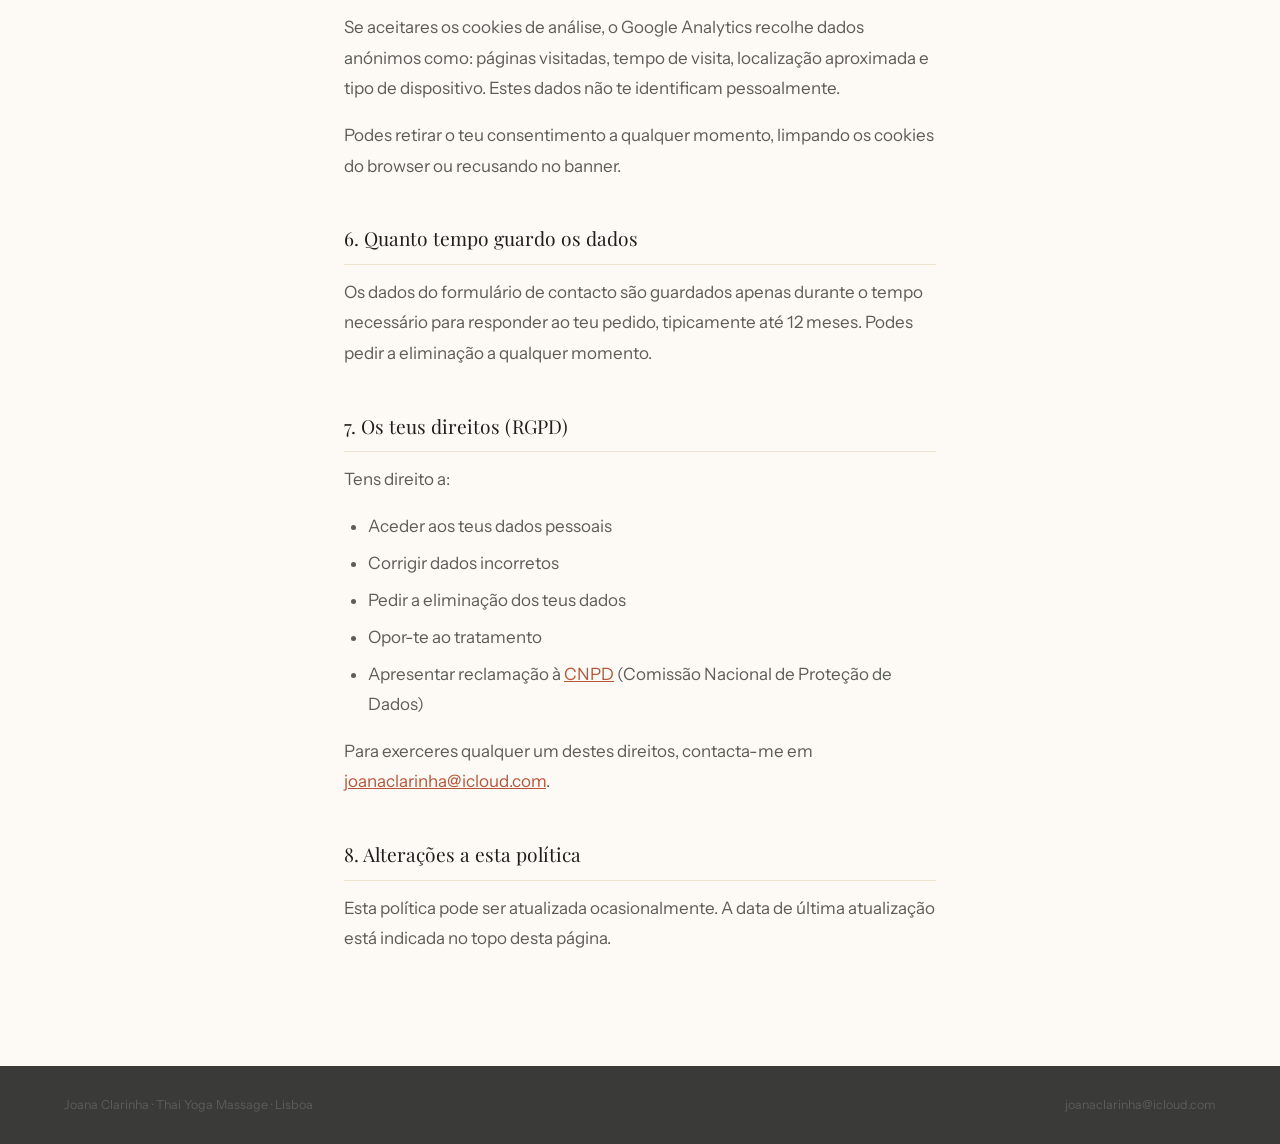
<file: politica-privacidade.html>
<!DOCTYPE html>
<html lang="pt">
<head>
<meta charset="UTF-8">
<meta name="viewport" content="width=device-width, initial-scale=1.0">
<title>Política de Privacidade e Cookies · Joana Clarinha</title>
<meta name="robots" content="noindex">
<link rel="preconnect" href="https://fonts.googleapis.com">
<link rel="preconnect" href="https://fonts.gstatic.com" crossorigin>
<link href="https://fonts.googleapis.com/css2?family=Playfair+Display:ital,wght@0,400;0,500;1,400&family=Instrument+Sans:wght@300;400&display=swap" rel="stylesheet">
<style>
:root {
  --cream: #F6EEE0;
  --cream2: #EDE3D0;
  --terra: #B5563A;
  --cinza: #1E1E1C;
  --cinza2: #3A3A38;
  --cinza3: #5C5C58;
  --off: #FDFAF5;
  --serif: 'Playfair Display', Georgia, serif;
  --sans: 'Instrument Sans', sans-serif;
}

* { margin: 0; padding: 0; box-sizing: border-box; }

body {
  font-family: var(--sans);
  background: var(--off);
  color: var(--cinza);
  font-weight: 400;
  line-height: 1.8;
  font-size: 17px;
}

nav {
  display: flex;
  justify-content: space-between;
  align-items: center;
  padding: 1.4rem 5vw;
  border-bottom: 1px solid var(--cream2);
  background: var(--off);
}

.nav-brand {
  font-family: var(--serif);
  font-size: 1rem;
  color: var(--cinza);
  text-decoration: none;
}

.nav-back {
  font-size: 0.72rem;
  letter-spacing: 0.14em;
  text-transform: uppercase;
  color: var(--cinza3);
  text-decoration: none;
}

.nav-back:hover { color: var(--terra); }

main {
  max-width: 720px;
  margin: 0 auto;
  padding: 5rem 5vw 6rem;
}

h1 {
  font-family: var(--serif);
  font-size: clamp(1.8rem, 3vw, 2.6rem);
  font-weight: 400;
  line-height: 1.2;
  color: var(--cinza);
  margin-bottom: 0.5rem;
}

.subtitle {
  font-size: 0.85rem;
  color: var(--cinza3);
  margin-bottom: 3rem;
  letter-spacing: 0.04em;
}

h2 {
  font-family: var(--serif);
  font-size: 1.2rem;
  font-weight: 400;
  color: var(--cinza);
  margin-top: 2.5rem;
  margin-bottom: 0.75rem;
  padding-bottom: 0.5rem;
  border-bottom: 1px solid var(--cream2);
}

p { color: var(--cinza3); margin-bottom: 1rem; }

a { color: var(--terra); }

ul {
  color: var(--cinza3);
  padding-left: 1.5rem;
  margin-bottom: 1rem;
}

ul li { margin-bottom: 0.4rem; }

.highlight {
  background: var(--cream2);
  border-left: 3px solid var(--terra);
  padding: 1.25rem 1.5rem;
  margin: 2rem 0;
  font-size: 0.92rem;
  color: var(--cinza2);
}

footer {
  background: var(--cinza2);
  padding: 1.75rem 5vw;
  display: flex;
  justify-content: space-between;
  align-items: center;
  font-size: 0.78rem;
  color: var(--cinza3);
}

@media (max-width: 600px) {
  footer { flex-direction: column; gap: 0.5rem; text-align: center; }
}
</style>
</head>
<body>

<nav>
  <a href="/" class="nav-brand">Joana Clarinha</a>
  <div style="display:flex;align-items:center;gap:0.5rem;font-size:0.72rem;letter-spacing:0.12em;text-transform:uppercase;">
    <a href="/politica-privacidade.html" style="color:var(--cinza);text-decoration:none;font-weight:400;">PT</a>
    <span style="color:var(--cinza3);opacity:0.4;">|</span>
    <a href="/privacy-policy.en.html" style="color:var(--cinza3);text-decoration:none;">EN</a>
  </div>
  <a href="/" class="nav-back">← Voltar ao site</a>
</nav>

<main>
  <h1>Política de Privacidade e Cookies</h1>
  <p class="subtitle">Última atualização: Abril 2026</p>

  <div class="highlight">
    Este site é gerido por Joana Clarinha (a seguir "eu" ou "responsável pelo tratamento"), prestadora de serviços de Thai Yoga Massage em Lisboa. Contacto: <a href="mailto:joanaclarinha@icloud.com">joanaclarinha@icloud.com</a>
  </div>

  <h2>1. Que dados recolho</h2>
  <p>O único dado pessoal que este site recolhe é através do formulário de contacto, onde podes partilhar:</p>
  <ul>
    <li>Nome</li>
    <li>Email ou número de telemóvel</li>
    <li>Mensagem</li>
  </ul>
  <p>Não recolho dados de pagamento, dados de saúde, nem qualquer outra informação sensível através do site.</p>

  <h2>2. Para que uso os dados</h2>
  <p>Os dados partilhados no formulário são usados exclusivamente para responder à tua mensagem e, se assim o desejares, para marcar uma sessão. Não são usados para fins comerciais nem partilhados com terceiros, exceto o processador técnico do formulário (ver ponto 4).</p>

  <h2>3. Base legal</h2>
  <p>O tratamento dos dados do formulário de contacto baseia-se no teu consentimento, expresso ao submeter o formulário (Artigo 6.º, n.º 1, al. a) do RGPD).</p>

  <h2>4. Terceiros envolvidos</h2>
  <p><strong>Formspree</strong> — o formulário de contacto é processado pela plataforma Formspree (formspree.io), que recebe temporariamente os dados para os encaminhar para o meu email. A Formspree age como subcontratante e está sujeita à sua própria política de privacidade.</p>

  <h2>5. Cookies e rastreamento</h2>
  <p>Este site pode utilizar cookies de análise (Google Analytics) para compreender como os visitantes navegam no site. Estes cookies só são ativados com o teu consentimento explícito, através do banner que aparece na primeira visita.</p>
  <p>Se aceitares os cookies de análise, o Google Analytics recolhe dados anónimos como: páginas visitadas, tempo de visita, localização aproximada e tipo de dispositivo. Estes dados não te identificam pessoalmente.</p>
  <p>Podes retirar o teu consentimento a qualquer momento, limpando os cookies do browser ou recusando no banner.</p>

  <h2>6. Quanto tempo guardo os dados</h2>
  <p>Os dados do formulário de contacto são guardados apenas durante o tempo necessário para responder ao teu pedido, tipicamente até 12 meses. Podes pedir a eliminação a qualquer momento.</p>

  <h2>7. Os teus direitos (RGPD)</h2>
  <p>Tens direito a:</p>
  <ul>
    <li>Aceder aos teus dados pessoais</li>
    <li>Corrigir dados incorretos</li>
    <li>Pedir a eliminação dos teus dados</li>
    <li>Opor-te ao tratamento</li>
    <li>Apresentar reclamação à <a href="https://www.cnpd.pt" target="_blank">CNPD</a> (Comissão Nacional de Proteção de Dados)</li>
  </ul>
  <p>Para exerceres qualquer um destes direitos, contacta-me em <a href="mailto:joanaclarinha@icloud.com">joanaclarinha@icloud.com</a>.</p>

  <h2>8. Alterações a esta política</h2>
  <p>Esta política pode ser atualizada ocasionalmente. A data de última atualização está indicada no topo desta página.</p>
</main>

<footer>
  <span>Joana Clarinha · Thai Yoga Massage · Lisboa</span>
  <span>joanaclarinha@icloud.com</span>
</footer>

</body>
</html>
</file>
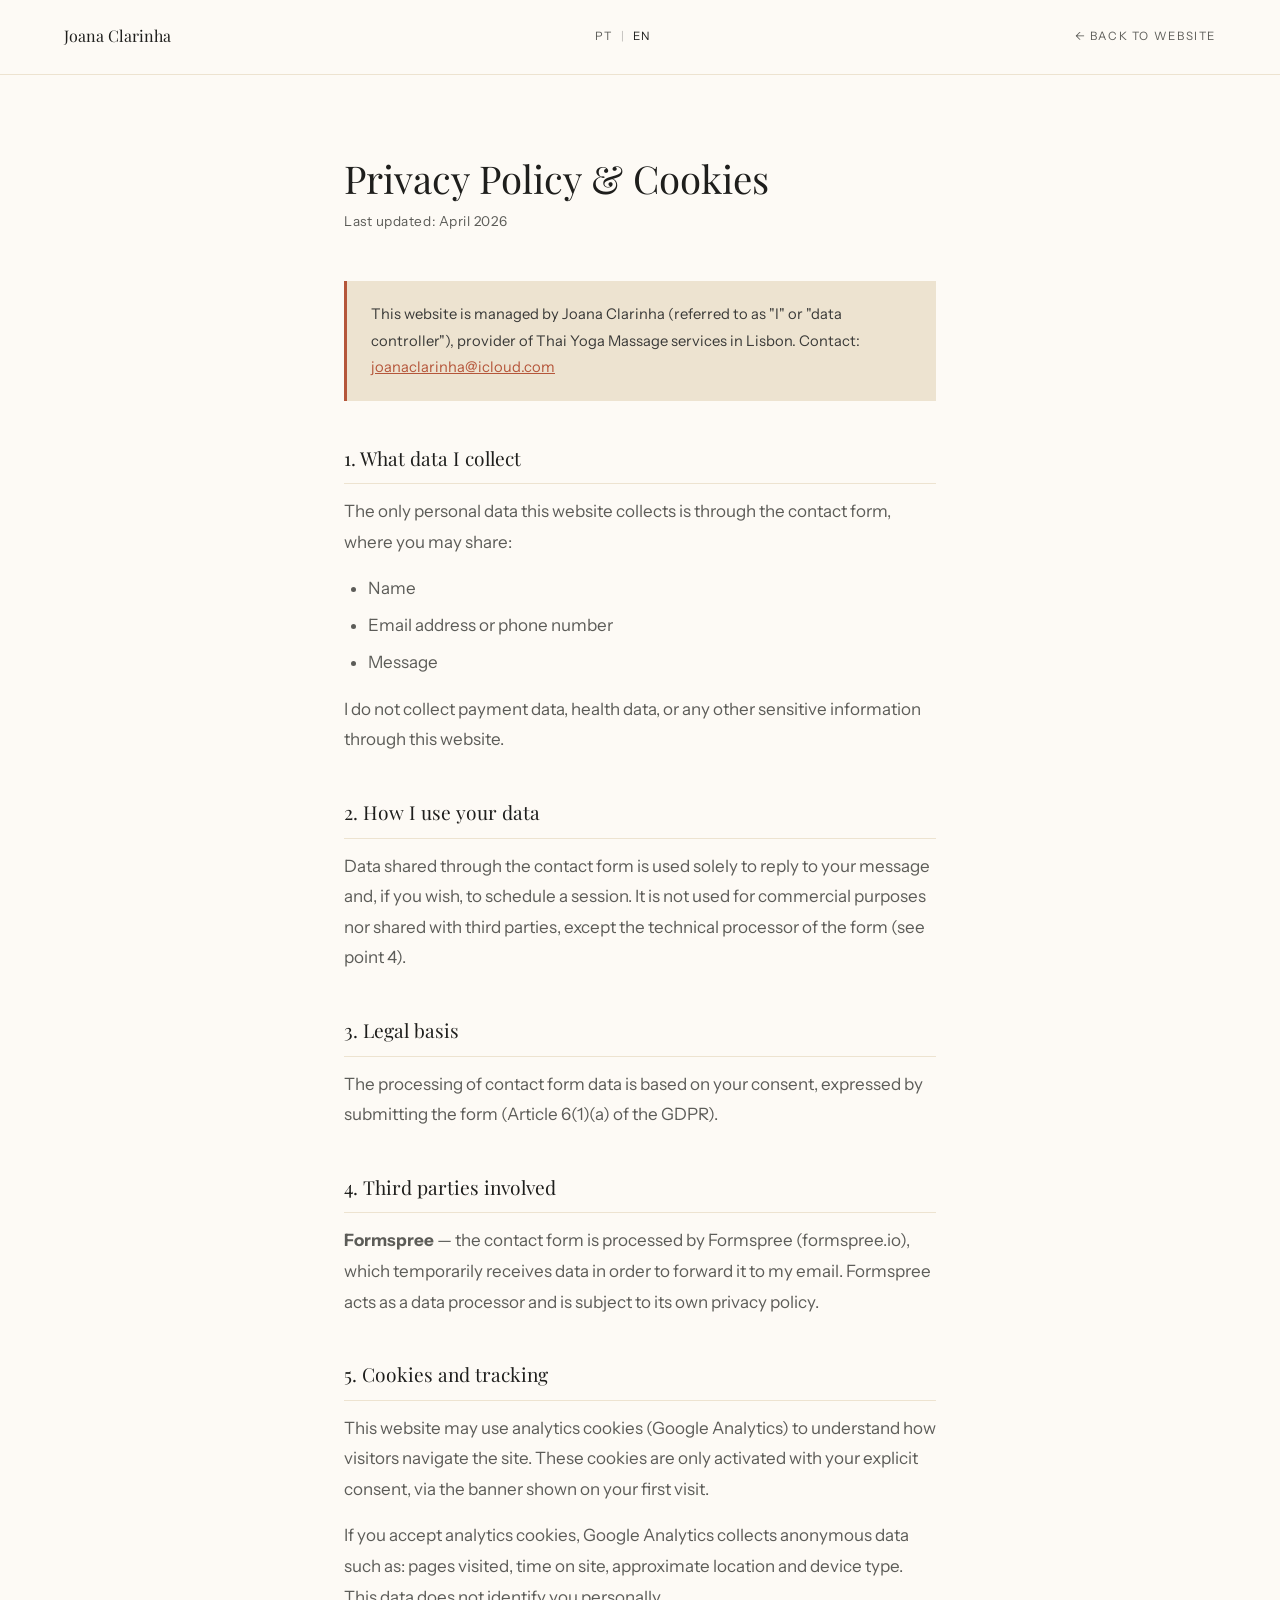
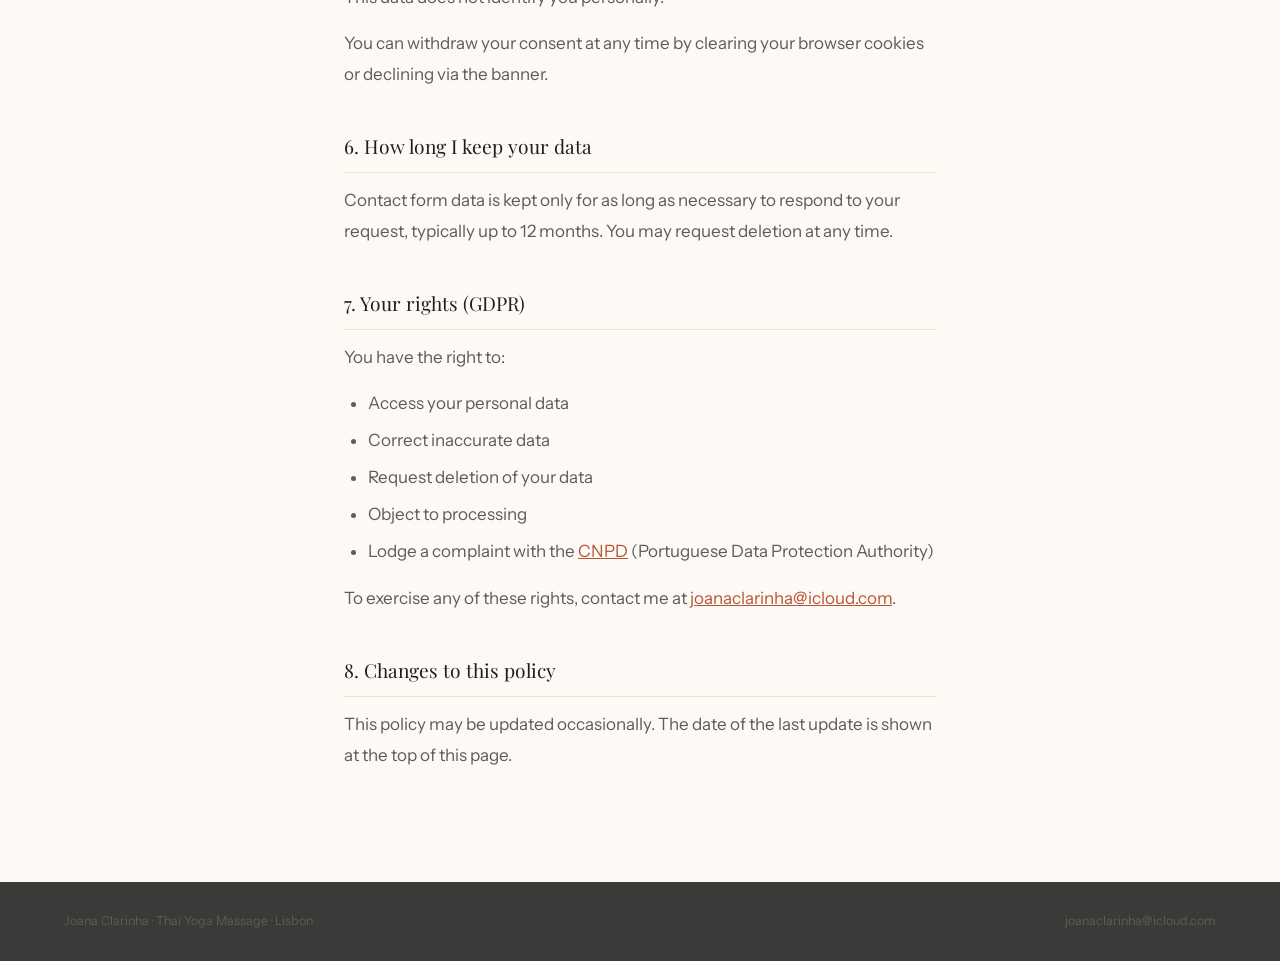
<file: privacy-policy.en.html>
<!DOCTYPE html>
<html lang="en">
<head>
<meta charset="UTF-8">
<meta name="viewport" content="width=device-width, initial-scale=1.0">
<title>Privacy Policy &amp; Cookies · Joana Clarinha</title>
<meta name="robots" content="noindex">
<link rel="preconnect" href="https://fonts.googleapis.com">
<link rel="preconnect" href="https://fonts.gstatic.com" crossorigin>
<link href="https://fonts.googleapis.com/css2?family=Playfair+Display:ital,wght@0,400;0,500;1,400&family=Instrument+Sans:wght@300;400&display=swap" rel="stylesheet">
<style>
:root {
  --cream: #F6EEE0;
  --cream2: #EDE3D0;
  --terra: #B5563A;
  --cinza: #1E1E1C;
  --cinza2: #3A3A38;
  --cinza3: #5C5C58;
  --off: #FDFAF5;
  --serif: 'Playfair Display', Georgia, serif;
  --sans: 'Instrument Sans', sans-serif;
}

* { margin: 0; padding: 0; box-sizing: border-box; }

body {
  font-family: var(--sans);
  background: var(--off);
  color: var(--cinza);
  font-weight: 400;
  line-height: 1.8;
  font-size: 17px;
}

nav {
  display: flex;
  justify-content: space-between;
  align-items: center;
  padding: 1.4rem 5vw;
  border-bottom: 1px solid var(--cream2);
  background: var(--off);
}

.nav-brand {
  font-family: var(--serif);
  font-size: 1rem;
  color: var(--cinza);
  text-decoration: none;
}

.nav-back {
  font-size: 0.72rem;
  letter-spacing: 0.14em;
  text-transform: uppercase;
  color: var(--cinza3);
  text-decoration: none;
}

.nav-back:hover { color: var(--terra); }

main {
  max-width: 720px;
  margin: 0 auto;
  padding: 5rem 5vw 6rem;
}

h1 {
  font-family: var(--serif);
  font-size: clamp(1.8rem, 3vw, 2.6rem);
  font-weight: 400;
  line-height: 1.2;
  color: var(--cinza);
  margin-bottom: 0.5rem;
}

.subtitle {
  font-size: 0.85rem;
  color: var(--cinza3);
  margin-bottom: 3rem;
  letter-spacing: 0.04em;
}

h2 {
  font-family: var(--serif);
  font-size: 1.2rem;
  font-weight: 400;
  color: var(--cinza);
  margin-top: 2.5rem;
  margin-bottom: 0.75rem;
  padding-bottom: 0.5rem;
  border-bottom: 1px solid var(--cream2);
}

p { color: var(--cinza3); margin-bottom: 1rem; }

a { color: var(--terra); }

ul {
  color: var(--cinza3);
  padding-left: 1.5rem;
  margin-bottom: 1rem;
}

ul li { margin-bottom: 0.4rem; }

.highlight {
  background: var(--cream2);
  border-left: 3px solid var(--terra);
  padding: 1.25rem 1.5rem;
  margin: 2rem 0;
  font-size: 0.92rem;
  color: var(--cinza2);
}

footer {
  background: var(--cinza2);
  padding: 1.75rem 5vw;
  display: flex;
  justify-content: space-between;
  align-items: center;
  font-size: 0.78rem;
  color: var(--cinza3);
}

@media (max-width: 600px) {
  footer { flex-direction: column; gap: 0.5rem; text-align: center; }
}
</style>
</head>
<body>

<nav>
  <a href="/" class="nav-brand">Joana Clarinha</a>
  <div style="display:flex;align-items:center;gap:0.5rem;font-size:0.72rem;letter-spacing:0.12em;text-transform:uppercase;">
    <a href="/politica-privacidade.html" style="color:var(--cinza3);text-decoration:none;">PT</a>
    <span style="color:var(--cinza3);opacity:0.4;">|</span>
    <a href="/privacy-policy.en.html" style="color:var(--cinza);text-decoration:none;font-weight:400;">EN</a>
  </div>
  <a href="/" class="nav-back">← Back to website</a>
</nav>

<main>
  <h1>Privacy Policy &amp; Cookies</h1>
  <p class="subtitle">Last updated: April 2026</p>

  <div class="highlight">
    This website is managed by Joana Clarinha (referred to as "I" or "data controller"), provider of Thai Yoga Massage services in Lisbon. Contact: <a href="mailto:joanaclarinha@icloud.com">joanaclarinha@icloud.com</a>
  </div>

  <h2>1. What data I collect</h2>
  <p>The only personal data this website collects is through the contact form, where you may share:</p>
  <ul>
    <li>Name</li>
    <li>Email address or phone number</li>
    <li>Message</li>
  </ul>
  <p>I do not collect payment data, health data, or any other sensitive information through this website.</p>

  <h2>2. How I use your data</h2>
  <p>Data shared through the contact form is used solely to reply to your message and, if you wish, to schedule a session. It is not used for commercial purposes nor shared with third parties, except the technical processor of the form (see point 4).</p>

  <h2>3. Legal basis</h2>
  <p>The processing of contact form data is based on your consent, expressed by submitting the form (Article 6(1)(a) of the GDPR).</p>

  <h2>4. Third parties involved</h2>
  <p><strong>Formspree</strong> — the contact form is processed by Formspree (formspree.io), which temporarily receives data in order to forward it to my email. Formspree acts as a data processor and is subject to its own privacy policy.</p>

  <h2>5. Cookies and tracking</h2>
  <p>This website may use analytics cookies (Google Analytics) to understand how visitors navigate the site. These cookies are only activated with your explicit consent, via the banner shown on your first visit.</p>
  <p>If you accept analytics cookies, Google Analytics collects anonymous data such as: pages visited, time on site, approximate location and device type. This data does not identify you personally.</p>
  <p>You can withdraw your consent at any time by clearing your browser cookies or declining via the banner.</p>

  <h2>6. How long I keep your data</h2>
  <p>Contact form data is kept only for as long as necessary to respond to your request, typically up to 12 months. You may request deletion at any time.</p>

  <h2>7. Your rights (GDPR)</h2>
  <p>You have the right to:</p>
  <ul>
    <li>Access your personal data</li>
    <li>Correct inaccurate data</li>
    <li>Request deletion of your data</li>
    <li>Object to processing</li>
    <li>Lodge a complaint with the <a href="https://www.cnpd.pt" target="_blank">CNPD</a> (Portuguese Data Protection Authority)</li>
  </ul>
  <p>To exercise any of these rights, contact me at <a href="mailto:joanaclarinha@icloud.com">joanaclarinha@icloud.com</a>.</p>

  <h2>8. Changes to this policy</h2>
  <p>This policy may be updated occasionally. The date of the last update is shown at the top of this page.</p>
</main>

<footer>
  <span>Joana Clarinha · Thai Yoga Massage · Lisbon</span>
  <span>joanaclarinha@icloud.com</span>
</footer>

</body>
</html>
</file>
<file: style.css>
/* ── RESET ── */
*,*::before,*::after{box-sizing:border-box;margin:0;padding:0}

/* ── VARIÁVEIS ── */
:root {
  --cream: #F6EEE0;
  --cream2: #EDE0CC;
  --terra: #B85C38;
  --terra2: #9A4A2A;
  --terra-pale: #F2DDD3;
  --verde: #3A5240;
  --verde2: #2C3E30;
  --verde-pale: #D8E6DA;
  --cinza: #1E1E1C;
  --cinza2: #3A3A38;
  --cinza3: #6B6B68;
  --off: #FDFAF5;
  --serif: 'Playfair Display', Georgia, serif;
  --sans: 'Instrument Sans', sans-serif;
}

html { scroll-behavior: smooth; }

body {
  font-family: var(--sans);
  background: var(--off);
  color: var(--cinza);
  font-weight: 300;
  line-height: 1.65;
  font-size: 16px;
}

/* ── NAV ── */
nav {
  position: fixed; top: 0; left: 0; right: 0; z-index: 200;
  display: flex; justify-content: space-between; align-items: center;
  padding: 1.2rem 5vw;
  transition: background 0.35s;
}
nav.stuck {
  background: rgba(246,238,224,0.94);
  backdrop-filter: blur(10px);
  box-shadow: 0 1px 0 rgba(0,0,0,0.06);
}
.nav-brand {
  font-family: var(--serif); font-size: 0.95rem;
  color: var(--cinza); text-decoration: none;
}
.nav-back {
  font-size: 0.72rem; letter-spacing: 0.14em; text-transform: uppercase;
  color: var(--cinza3); text-decoration: none;
  display: flex; align-items: center; gap: 0.5rem;
}
.nav-back:hover { color: var(--terra); }
.nav-back svg { width: 14px; height: 14px; }
.lang-switch { display:flex; align-items:center; gap:0.5rem; font-size:0.72rem; letter-spacing:0.12em; text-transform:uppercase; }
.lang-link { color:var(--cinza3); text-decoration:none; transition:color 0.2s; }
.lang-link:hover { color:var(--terra); }
.lang-link.active { color:var(--cinza); font-weight:400; }
.lang-sep { color:var(--cinza3); opacity:0.4; }

/* ── HERO (estrutura partilhada) ── */
#hero {
  min-height: 100svh;
  display: grid; grid-template-columns: 55% 45%;
}
.hero-text {
  display: flex; flex-direction: column; justify-content: center;
  padding: 6rem 5vw 4rem;
}
.hero-h1 {
  font-family: var(--serif); font-size: clamp(2.6rem,4.5vw,4rem);
  font-weight: 400; line-height: 1.15; color: var(--cinza); margin-bottom: 1.75rem;
  display: flex;
  flex-direction: column;
}
  .hero-h1 span { margin-bottom: -1rem; }
.hero-h1 em { font-style: italic; color: var(--terra); }
.hero-sub {
  font-size: 1rem; font-weight: 300; color: var(--cinza3);
  line-height: 1.85; max-width: 420px; margin-bottom: 2.5rem;
}
.hero-img { position: relative; overflow: hidden; }
.hero-img img { width: 100%; height: 100%; object-fit: cover; }
.hero-img-overlay {
  position: absolute; inset: 0;
  background: linear-gradient(to right, var(--cream) 0%, transparent 40%);
}

/* ── BOTÃO ── */
.btn {
  display: inline-flex; align-items: center; gap: 0.6rem;
  background: var(--terra); color: var(--cream);
  font-family: var(--sans); font-size: 0.78rem;
  font-weight: 400; letter-spacing: 0.14em; text-transform: uppercase;
  text-decoration: none; padding: 1rem 2rem;
  transition: background 0.2s, transform 0.15s; width: fit-content;
  border: none; cursor: pointer;
}
.btn:hover { background: var(--terra2); transform: translateY(-1px); }
.btn svg { width: 14px; height: 14px; flex-shrink: 0; }

/* ── TIPOGRAFIA DE SECÇÃO ── */
.section-tag {
  font-size: 0.7rem; letter-spacing: 0.2em; text-transform: uppercase;
  color: var(--terra); margin-bottom: 1.25rem;
}
.section-h2 {
  font-family: var(--serif); font-size: clamp(1.8rem,3vw,2.6rem);
  font-weight: 400; line-height: 1.2; color: var(--cinza); margin-bottom: 1.5rem;
}
.section-body {
  font-size: 0.95rem; color: var(--cinza3); line-height: 1.9;
  margin-bottom: 1.5rem; font-weight: 400;
}

/* ── FOOTER ── */
footer {
  background: var(--cinza2);
  padding: 1.75rem 5vw;
  display: flex; justify-content: space-between; align-items: center;
  font-size: 0.78rem; color: var(--cinza3);
}
.footer-brand { font-family: var(--serif); color: var(--cream2); }

/* ── ANIMAÇÕES DE ENTRADA ── */
.reveal { opacity: 0; transform: translateY(24px); transition: opacity 0.65s ease, transform 0.65s ease; }
.reveal.on { opacity: 1; transform: none; }
.d1{transition-delay:.08s} .d2{transition-delay:.16s} .d3{transition-delay:.24s}

/* ── WHATSAPP FLUTUANTE ── */
.wa-float {
  position: fixed; bottom: 2rem; right: 2rem; z-index: 300;
  display: flex; align-items: center; gap: 0.75rem;
  background: var(--cinza); color: var(--cream);
  padding: 0.75rem 1.25rem 0.75rem 1rem;
  text-decoration: none; font-family: var(--sans);
  font-size: 0.75rem; font-weight: 300; letter-spacing: 0.08em;
  box-shadow: 0 4px 20px rgba(0,0,0,0.25);
  transition: background 0.2s, transform 0.2s;
  opacity: 0; transform: translateY(8px);
  animation: wa-appear 0.5s ease 1.5s forwards;
}
.wa-float:hover { background: var(--terra); transform: translateY(-2px); }
.wa-float svg { width: 18px; height: 18px; flex-shrink: 0; }
.wa-float-label { display: flex; flex-direction: column; gap: 1px; }
.wa-float-main { font-size: 0.75rem; color: var(--cream); }
.wa-float-sub { font-size: 0.65rem; color: rgba(246,238,224,0.5); letter-spacing: 0.06em; }
@keyframes wa-appear { to { opacity: 1; transform: translateY(0); } }

/* ── LANDING PAGES: SINAIS ── */
.sinais-inner { max-width: 800px; margin: 0 auto; text-align: center; }
.sinais-title {
  font-family: var(--serif); font-size: clamp(1.8rem,3vw,2.6rem);
  font-weight: 400; line-height: 1.25; color: var(--cream); margin-bottom: 3rem;
}
.sinais-grid { display: grid; grid-template-columns: repeat(4,1fr); gap: 1px; margin-bottom: 3rem; }
.sinal {
  background: rgba(255,255,255,0.05); padding: 2rem 1.5rem;
  border: 1px solid rgba(255,255,255,0.07); text-align: center;
}
.sinal-icon { width: 32px; height: 2px; background: var(--terra); margin: 0 auto 1.25rem; }
.sinal-h { font-family: var(--serif); font-size: 1.05rem; color: var(--cream); margin-bottom: 0.5rem; font-weight: 400; }
.sinal-p { font-size: 0.85rem; color: rgba(246,238,224,0.6); line-height: 1.8; }

/* ── LANDING PAGES: PARA QUEM ── */
#para-quem { background: var(--cinza); padding: 7rem 5vw; }

/* ── LANDING PAGES: TRANSFORMAÇÃO ── */
#transformacao { background: var(--off); padding: 7rem 5vw; }
body.lp-desportiva #transformacao { background: var(--cinza); }

/* ── LANDING PAGES: TESTEMUNHOS ── */
#testemunhos { padding: 6rem 5vw; background: var(--off); }
.test-header { margin-bottom: 3rem; }
.test-grid, .test-list { display: flex; flex-direction: column; max-width: 960px; margin: 0 auto; }
.testemunho {
  padding: 3rem 0; border-top: 1px solid var(--cream2);
  display: grid; grid-template-columns: 1fr 1fr; gap: 3.5rem; align-items: start;
}
.testemunho:last-child { border-bottom: 1px solid var(--cream2); }
.t-frase {
  font-family: var(--serif); font-size: clamp(1.2rem,2vw,1.65rem);
  font-style: italic; font-weight: 400; line-height: 1.4; color: var(--cinza);
}
.t-frase em { color: var(--terra); font-style: italic; }
.t-right { display: flex; flex-direction: column; gap: 1rem; padding-top: 0.25rem; }
.t-divider { width: 2.5rem; height: 1px; background: var(--terra); opacity: 0.45; }
.t-texto { font-size: 0.93rem; color: var(--cinza3); line-height: 1.9; font-weight: 400; }
.t-autor { font-size: 0.75rem; font-weight: 400; letter-spacing: 0.12em; text-transform: uppercase; color: var(--cinza); }
.t-contexto { font-size: 0.75rem; font-weight: 300; color: var(--cinza3); margin-top: -0.5rem; }

/* ── LANDING PAGES: CTA FINAL ── */
#cta-final { background: var(--cinza); padding: 6rem 5vw; text-align: center; }
.cta-h2 {
  font-family: var(--serif); font-size: clamp(2rem,4vw,3.2rem);
  font-weight: 400; line-height: 1.25; color: var(--cream); margin-bottom: 1.25rem;
}
.cta-h2 em { font-style: italic; color: var(--terra); }
.cta-sub { font-size: 0.95rem; color: rgba(246,238,224,0.65); margin-bottom: 2.5rem; line-height: 1.8; }
.cta-detail { font-size: 0.8rem; color: rgba(246,238,224,0.35); margin-top: 1.25rem; letter-spacing: 0.06em; }

/* ── RESPONSIVE ── */
@media(max-width:860px) {
  #hero { grid-template-columns: 1fr; }
  .hero-text { padding: 7rem 5vw 4rem; }
  .hero-img { height: 60vw; }
  .hero-img img { object-position: center 20%; }
  body.lp-tensao .hero-img { height: 85vw; }
  body.lp-tensao .hero-img img { object-position: center top; }
  body.lp-desportiva .hero-img img { object-position: center 15%; }
  body.lp-stress .hero-img img { object-position: right center; }
  .sinais-grid { grid-template-columns: 1fr; }
  footer { flex-direction: column; gap: 0.5rem; text-align: center; }
  .wa-float { bottom: 1.25rem; right: 1.25rem; padding: 0.65rem 1rem 0.65rem 0.85rem; }
  .wa-float-sub { display: none; }
}
@media(max-width:680px) {
  .testemunho { grid-template-columns: 1fr; gap: 1.5rem; }
}

/* ── LANDING PAGES: HERO VARIANTS ── */
body.lp .hero-text { padding-top: 2rem; }

body.lp-tensao .hero-img { background: var(--verde); }
body.lp-tensao .hero-img img { opacity: 0.6; mix-blend-mode: luminosity; }

body.lp-desportiva #hero { background: var(--verde2); }
body.lp-desportiva .hero-text { background: var(--verde2); }
body.lp-desportiva .hero-h1 { color: var(--cream); }
body.lp-desportiva .hero-sub { color: rgba(246,238,224,0.7); }
body.lp-desportiva .hero-img img { opacity: 0.55; mix-blend-mode: luminosity; }

body.lp-stress .hero-img { background: var(--verde); }
body.lp-stress .hero-img img { opacity: 0.6; mix-blend-mode: luminosity; }
body.lp-stress #cta-final { padding: 7rem 5vw; }

/* ── LANDING PAGES: ASSIMETRIA ── */
#assimetria { background: var(--off); padding: 6rem 5vw; }
.assim-inner { max-width: 760px; margin: 0 auto; }
.assim-quote { font-family:var(--serif); font-size:clamp(1.4rem,2.5vw,2rem); font-weight:400; font-style:italic; line-height:1.5; color:var(--cinza); border-left:3px solid var(--terra); padding-left:2rem; margin-bottom:3rem; }
.assim-body { font-size:0.95rem; color:var(--cinza3); line-height:1.9; margin-bottom:2.5rem; font-weight:400; }

/* ── LANDING PAGES: SHARED OVERRIDES ── */
.sinais-title { font-size: clamp(1.8rem,3vw,2.8rem); }
.btn-wa { background: var(--terra); color: var(--cream); }
.btn-wa:hover { background: var(--terra2); }

/* ── HOMEPAGE ── */
:root { --cinza3: #5C5C58; }

section[id] { scroll-margin-top: 100px; }

body { font-size: 17px; line-height: 1.75; }

nav { padding: 1.4rem 5vw; transition: background 0.35s, box-shadow 0.35s; }
.nav-brand { font-size: 1rem; font-weight: 400; letter-spacing: 0.06em; }
.nav-links { display:flex; gap:2.5rem; list-style:none; }
.nav-links a {
  font-size: 0.72rem; letter-spacing: 0.16em; text-transform: uppercase;
  color: var(--cinza3); text-decoration: none; transition: color 0.2s;
}
.nav-links a:hover { color: var(--terra); }
.nav-cta {
  font-size: 0.72rem; letter-spacing: 0.14em; text-transform: uppercase;
  background: var(--terra); color: var(--cream);
  padding: 0.6rem 1.4rem; text-decoration: none; transition: background 0.2s;
}
.nav-cta:hover { background: var(--terra2); }

#hero { background: var(--cream); }
.hero-text { padding: 6rem 5vw 4rem; }
.hero-kicker { margin-bottom: 2rem; }
.hero-img { background: var(--verde2); }
.hero-img img { opacity: 0.65; mix-blend-mode: luminosity; }

.btn-outline {
  background: transparent; color: var(--cinza); border: 1px solid var(--cinza2);
}
.btn-outline:hover { background: var(--cinza); color: var(--cream); transform: translateY(-1px); }
.btn-cream { background: var(--cream); color: var(--cinza); }
.btn-cream:hover { background: var(--cream2); color: var(--cinza); }

#statement {
  background: var(--cinza); padding: 5rem 5vw;
  display: grid; grid-template-columns: 1fr 2fr; gap: 4rem; align-items: center;
}
.stmt-label {
  font-size: 0.7rem; letter-spacing: 0.2em; text-transform: uppercase;
  color: var(--terra); writing-mode: vertical-rl; transform: rotate(180deg); align-self: center;
}
.stmt-text {
  font-family: var(--serif); font-size: clamp(1.6rem,2.8vw,2.4rem);
  font-weight: 400; line-height: 1.5; color: var(--cream);
}
.stmt-text strong { color: var(--terra); font-weight: 400; font-style: italic; }

#o-que-muda {
  padding: 7rem 5vw;
  display: grid; grid-template-columns: 1fr 1fr; gap: 5rem; align-items: start;
}
.section-body { margin-bottom: 0; }
.outcomes { margin-top: 3rem; }
.outcome-row {
  display: flex; gap: 1.5rem;
  border-top: 1px solid var(--cream2); padding: 1.25rem 0;
}
.outcome-row:last-child { border-bottom: 1px solid var(--cream2); }
.outcome-dot { width:6px; height:6px; border-radius:50%; background:var(--terra); flex-shrink:0; margin-top:0.55rem; }
.outcome-text { font-size: 0.95rem; color: var(--cinza2); line-height: 1.7; }
.outcome-text strong { font-weight: 400; color: var(--cinza); display: block; margin-bottom: 0.15rem; }
.muda-cta { margin-top: 3rem; }
.muda-img {
  width:100%; aspect-ratio:3/4; object-fit:cover;
  background: var(--cream2); display:block; filter: sepia(15%) contrast(1.05);
}
.muda-caption { font-size:0.75rem; color:var(--cinza3); letter-spacing:0.06em; margin-top:1rem; font-style:italic; }

#perfis { background: var(--verde); padding: 7rem 5vw; }
#perfis .section-tag { color: var(--verde-pale); opacity: 0.7; }
#perfis .section-h2 { color: var(--cream); }
.perfis-grid { margin-top:4rem; display:grid; grid-template-columns:repeat(3,1fr); gap:2px; }
.perfil-card {
  background: rgba(255,255,255,0.05); padding: 2.5rem;
  border: 1px solid rgba(255,255,255,0.08);
  position:relative; overflow:hidden; transition:background 0.3s;
  display:flex; flex-direction:column;
}
.perfil-card:hover { background: rgba(255,255,255,0.1); }
.perfil-card:nth-child(2) { background: rgba(255,255,255,0.07); }
.perfil-card:nth-child(3) { background: rgba(255,255,255,0.03); }
.perfil-num {
  font-family:var(--serif); font-size:4rem; font-weight:400;
  color:var(--terra); opacity:0.55; line-height:1; margin-bottom:1rem; letter-spacing:-0.02em;
}
.perfil-tag {
  display:inline-block; margin-bottom:1rem;
  font-size:0.65rem; letter-spacing:0.16em; text-transform:uppercase;
  color:#F2C4A8; background:rgba(184,92,56,0.18); padding:0.25rem 0.6rem; width:fit-content;
}
.perfil-titulo { font-family:var(--serif); font-size:1.55rem; color:var(--cream); margin-bottom:0.75rem; font-weight:400; }
.perfil-desc { font-size:0.88rem; color:rgba(246,238,224,0.65); line-height:1.8; flex:1; }
.perfil-link {
  display:inline-flex; align-items:center; gap:0.5rem;
  margin-top:1.75rem; font-size:0.72rem; letter-spacing:0.14em; text-transform:uppercase;
  color:var(--cream); text-decoration:none; background:rgba(255,255,255,0.08);
  border:1px solid rgba(255,255,255,0.15); padding:0.65rem 1.1rem; width:fit-content;
  transition:background 0.2s, border-color 0.2s;
}
.perfil-link:hover { background:rgba(184,92,56,0.3); border-color:var(--terra); }
.perfil-link svg { width:12px; height:12px; }
.perfis-cta { margin-top:4rem; display:flex; justify-content:center; }

#sobre { padding:7rem 5vw; display:grid; grid-template-columns:1fr 0.75fr; gap:6rem; align-items:start; }
.sobre-quote {
  font-family:var(--serif); font-size:clamp(1.2rem,2vw,1.6rem);
  font-weight:400; font-style:italic; line-height:1.6;
  color:var(--cinza); border-left:2px solid var(--terra); padding-left:1.5rem; margin:2rem 0;
}
.sobre-body p { font-size:0.95rem; color:var(--cinza3); line-height:1.9; margin-bottom:1.2rem; font-weight:400; }
.sobre-body p:last-child { margin-bottom:0; }
.sobre-body strong { color:var(--cinza); font-weight:400; }
.sobre-right { position:sticky; top:8rem; }
.sobre-img { width:100%; aspect-ratio:1/1; object-fit:cover; object-position:right center; background:var(--cream2); display:block; filter:sepia(10%); }
.sobre-facts { margin-top:2rem; }
.sobre-fact { display:flex; justify-content:space-between; align-items:baseline; border-top:1px solid var(--cream2); padding: 0.5em;rem 0; font-size:0.85rem; }
.sobre-fact:last-child { border-bottom:1px solid var(--cream2); }
.sobre-fact-key { color:var(--cinza3); letter-spacing:0.06em; }
.sobre-fact-val { font-family:var(--serif); font-size:1rem; color:var(--cinza); }

.servicos-duo { display:grid; grid-template-columns:1fr 1fr; gap:2px; margin-top:2.5rem; }
.servico-duo { padding:2.5rem; display:flex; flex-direction:column; }
.servico-duo-primary { background:var(--cream); border-top:3px solid var(--terra); }
.servico-duo-secondary { background:var(--cinza); border-top:3px solid var(--terra); }
.servico-duo-secondary .ritual-incluido-lista li { color:rgba(246,238,224,0.7); }
.servico-duo-secondary .ritual-incluido-lista li::before { background:var(--terra); }

#ritual { padding:7rem 5vw; background:var(--terra-pale); display:grid; grid-template-columns:1fr 1fr; gap:6rem; align-items:start; }
.ritual-steps { margin-top:1rem; display:flex; flex-direction:column; gap:0; }
.ritual-step { display:flex; gap:1.25rem; align-items:flex-start; border-top:1px solid rgba(0,0,0,0.12); padding:0.65rem 0; }
.ritual-step:last-child { border-bottom:1px solid rgba(0,0,0,0.12); }
.ritual-step-n { font-family:var(--serif); font-size:1.5rem; color:var(--terra); line-height:1; flex-shrink:0; margin-top:0.1rem; }
.ritual-step-h { font-family:var(--serif); font-size:1.05rem; font-weight:400; color:var(--cinza); margin-bottom:0.35rem; }
.ritual-step-p { font-size:0.88rem; color:var(--cinza3); line-height:1.8; font-weight:400; }
.ritual-right { padding-top:1rem; }
.ritual-quote { background:var(--cinza); padding:2rem 2rem 2rem 2.5rem; border-left:3px solid var(--terra); margin-bottom:3rem; }
.ritual-quote p { font-family:var(--serif); font-size:1.15rem; font-style:italic; font-weight:400; line-height:1.6; color:var(--cream); }
.faq-item { border:1px solid rgba(0,0,0,0.1); background:rgba(255,255,255,0.55); margin-bottom:0.5rem; padding:0 1.25rem; }
.faq-item:last-child { margin-bottom:0; }
.faq-q { width:100%; background:none; border:none; cursor:pointer; display:flex; justify-content:space-between; align-items:center; padding:1.1rem 0; gap:1rem; text-align:left; }
.faq-q span { font-family:var(--serif); font-size:1rem; font-weight:400; color:var(--cinza); }
.faq-q svg { width:16px; height:16px; flex-shrink:0; color:var(--terra); transition:transform 0.3s; }
.faq-q.open svg { transform:rotate(180deg); }
.faq-a { font-size:0.88rem; color:var(--cinza3); line-height:1.85; max-height:0; overflow:hidden; transition:max-height 0.35s ease, padding 0.3s; padding-bottom:0; }
.faq-a.open { max-height:200px; padding-bottom:1.1rem; }

#como { background:var(--terra-pale); padding:7rem 5vw; }
#como .section-tag { color:var(--terra2); }
#como .section-h2 { color:var(--cinza); margin-bottom:4rem; }
.como-steps { display:grid; grid-template-columns:repeat(3,1fr); gap:0; }
.como-step { padding:3rem 2.5rem 3rem 0; border-right:1px solid rgba(0,0,0,0.1); }
.como-step:last-child { border-right:none; padding-right:0; padding-left:2.5rem; }
.como-step:not(:first-child) { padding-left:2.5rem; }
.como-step-n { font-family:var(--serif); font-size:2.5rem; font-weight:400; color:var(--terra); opacity:0.5; line-height:1; margin-bottom:1.25rem; }
.como-step-h { font-family:var(--serif); font-size:1.25rem; font-weight:400; color:var(--cinza); margin-bottom:0.75rem; }
.como-step-p { font-size:0.88rem; color:var(--cinza3); line-height:1.85; }
.como-cta { margin-top:4rem; display:flex; justify-content:center; }

.ritual-incluido { margin-top:2.5rem; padding-top:2.5rem; border-top:1px solid var(--cream2); }
.ritual-incluido-lista { list-style:none; margin-top:1rem; }
.ritual-incluido-lista li { display:flex; gap:1rem; align-items:baseline; padding:0.75rem 0; border-bottom:1px solid var(--cream2); font-size:0.88rem; color:var(--cinza3); line-height:1.7; }
.ritual-incluido-lista li::before { content:''; display:block; width:6px; height:6px; border-radius:50%; background:var(--terra); flex-shrink:0; margin-top:0.45rem; }
.ritual-incluido-nota { margin-top:1.25rem; font-size:0.82rem; color:var(--cinza3); font-style:italic; line-height:1.7; }

#contacto { background:var(--cinza); padding:7rem 5vw; display:grid; grid-template-columns:1fr 1fr; gap:6rem; align-items:start; }
#contacto .section-tag { color:rgba(246,238,224,0.5); }
.contacto-h2 { font-family:var(--serif); font-size:clamp(2rem,3.5vw,3rem); font-weight:400; line-height:1.2; color:var(--cream); margin-bottom:1.25rem; }
.contacto-h2 em { font-style:italic; color:var(--terra); }
.contacto-sub { font-size:0.95rem; color:rgba(246,238,224,0.65); line-height:1.8; margin-bottom:3rem; }
.contacto-canais { margin-bottom:2.5rem; }
.canal { display:flex; align-items:center; gap:1rem; border-top:1px solid rgba(255,255,255,0.08); padding:1.25rem 0; }
.canal:last-child { border-bottom:1px solid rgba(255,255,255,0.08); }
.canal-icon { width:36px; height:36px; border-radius:50%; background:rgba(184,92,56,0.15); display:flex; align-items:center; justify-content:center; flex-shrink:0; }
.canal-icon svg { width:16px; height:16px; stroke:var(--terra); fill:none; stroke-width:1.5; }
.canal-label { font-size:0.72rem; letter-spacing:0.12em; text-transform:uppercase; color:rgba(246,238,224,0.5); }
.canal-val { font-size:0.95rem; color:var(--cream); margin-top:0.1rem; }
.form-wrap { background:rgba(255,255,255,0.04); padding:2.5rem; border:1px solid rgba(255,255,255,0.08); }
.form-row { margin-bottom:1.25rem; }
.form-row label { display:block; font-size:0.68rem; letter-spacing:0.16em; text-transform:uppercase; color:rgba(246,238,224,0.5); margin-bottom:0.5rem; }
.form-row input,.form-row textarea { width:100%; background:rgba(255,255,255,0.05); border:1px solid rgba(255,255,255,0.12); color:var(--cream); font-family:var(--sans); font-size:0.92rem; font-weight:300; padding:0.85rem 1rem; outline:none; transition:border-color 0.2s; resize:vertical; border-radius:0; }
.form-row input::placeholder,.form-row textarea::placeholder { color:rgba(246,238,224,0.3); }
.form-row input:focus,.form-row textarea:focus { border-color:rgba(184,92,56,0.6); }
.btn-terra-outline { background:transparent; color:var(--terra); border:1px solid rgba(184,92,56,0.4); width:100%; justify-content:center; margin-top:0.5rem; }
.btn-terra-outline:hover { background:var(--terra); color:var(--cream); }

#closing { background:var(--terra); padding:6rem 5vw; text-align:center; }
.closing-h2 { font-family:var(--serif); font-size:clamp(2rem,4vw,3.2rem); font-weight:400; line-height:1.3; color:var(--cream); margin-bottom:1.5rem; }
.closing-h2 em { font-style:italic; }
.closing-sub { font-size:0.95rem; color:rgba(246,238,224,0.75); margin-bottom:2.5rem; }
.closing-hesitation { margin-top:1.5rem; font-size:0.88rem; font-weight:300; color:rgba(246,238,224,0.5); }
.closing-hesitation-link { color:rgba(246,238,224,0.8); text-decoration:underline; text-underline-offset:3px; transition:color 0.2s; }
.closing-hesitation-link:hover { color:var(--cream); }

.nav-hamburger { display:none; background:none; border:none; cursor:pointer; padding:0.25rem; flex-direction:column; gap:5px; align-items:flex-end; }
.nav-hamburger span { display:block; height:1.5px; background:var(--cinza); transition:width 0.25s, transform 0.3s, opacity 0.25s; }
.nav-hamburger span:nth-child(1) { width:22px; }
.nav-hamburger span:nth-child(2) { width:16px; }
.nav-hamburger span:nth-child(3) { width:22px; }
.nav-hamburger.open span:nth-child(1) { transform:translateY(6.5px) rotate(45deg); width:22px; }
.nav-hamburger.open span:nth-child(2) { opacity:0; }
.nav-hamburger.open span:nth-child(3) { transform:translateY(-6.5px) rotate(-45deg); width:22px; }
.nav-mobile-menu { display:none; position:fixed; top:0; left:0; right:0; bottom:0; background:var(--cream); z-index:150; flex-direction:column; justify-content:center; align-items:center; gap:0.75rem; opacity:0; pointer-events:none; transition:opacity 0.3s; }
.nav-mobile-menu.open { display:flex; opacity:1; pointer-events:auto; }
.nav-mobile-menu a { font-family:var(--serif); font-size:1.4rem; font-weight:400; color:var(--cinza); text-decoration:none; transition:color 0.2s; }
.nav-mobile-menu a:hover { color:var(--terra); }
.nav-mobile-menu .nav-mobile-cta { font-family:var(--sans); font-size:0.8rem; letter-spacing:0.14em; text-transform:uppercase; background:var(--terra); color:var(--cream); padding:0.85rem 2rem; margin-top:1rem; }

footer { padding:2rem 5vw; }
.footer-brand { font-size:0.95rem; }

@media(max-width:860px){
  nav { padding:1.2rem 5vw; }
  .nav-links { display:none; }
  .nav-cta { display:none; }
  .nav-hamburger { display:flex; }
  #statement { grid-template-columns:1fr; gap:2rem; }
  .stmt-label { writing-mode:horizontal-tb; transform:none; }
  #o-que-muda,#sobre,#contacto { grid-template-columns:1fr; gap:3rem; }
  .perfis-grid,#como .como-steps { grid-template-columns:1fr; }
  .como-step { border-right:none; padding-left:0!important; border-bottom:1px solid rgba(0,0,0,0.1); }
  .como-step:last-child { border-bottom:none; }
  .sobre-right { position:static; }
  .servicos-duo { grid-template-columns:1fr; }
  #ritual { grid-template-columns:1fr; gap:3rem; }
}

@media(max-width:768px){
  section { padding-top:4rem !important; padding-bottom:4rem !important; }
}
</file>
